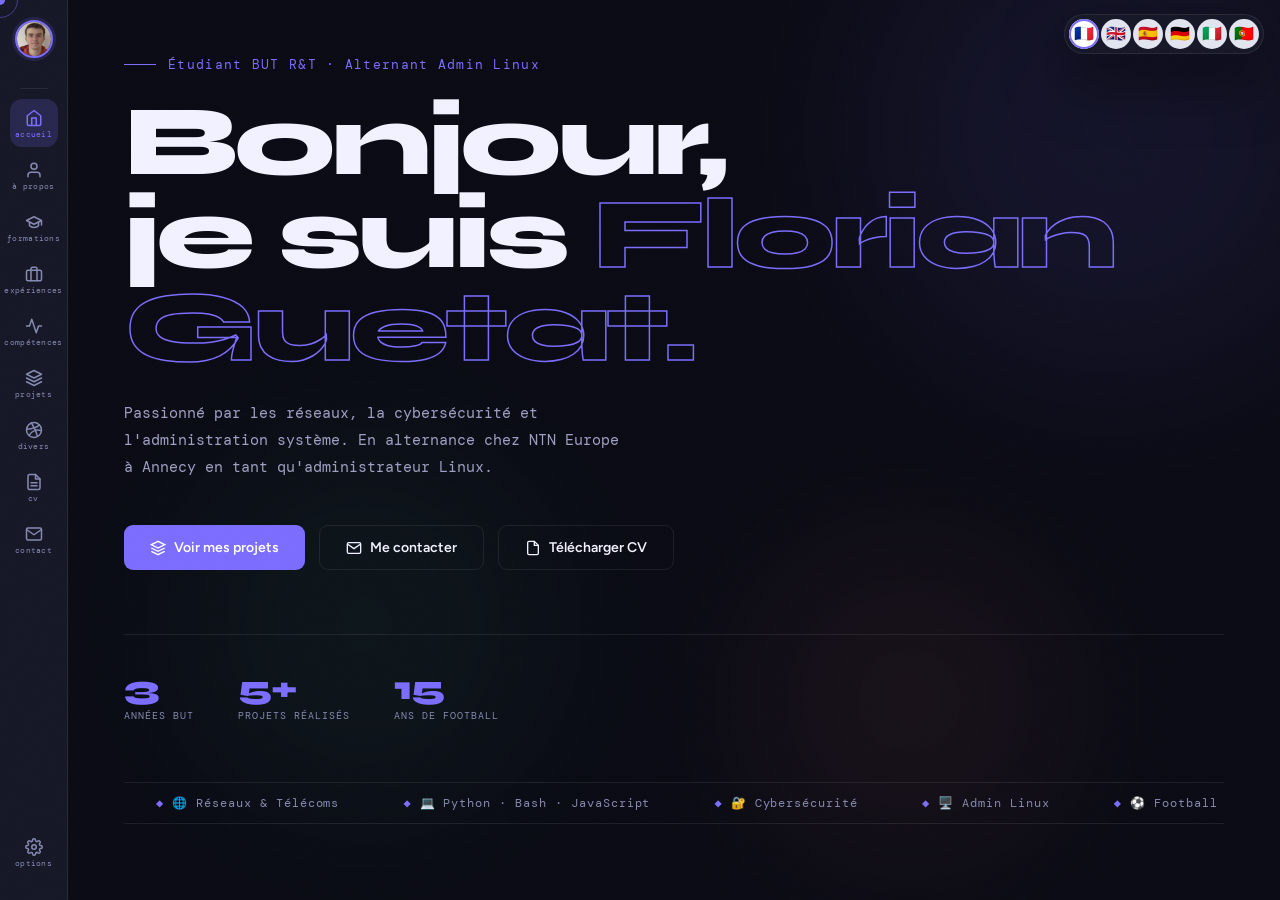
<file: index.html>
<!DOCTYPE html>
<!--
  index.html
  Page d'entrée du portfolio — redirige vers pages/accueil.html.
  Toute la personnalisation (langue + thème) se fait via le menu
  Options accessible depuis la sidebar de chaque page.
-->
<html lang="fr">
<head>
  <meta charset="UTF-8">
  <meta http-equiv="refresh" content="0; url=pages/accueil.html">
  <title>Florian GUETAT — Portfolio</title>
  <link rel="icon" type="image/svg+xml" href="assets/favicon.svg">
  <link rel="apple-touch-icon" href="assets/photo.jpg">
  <style>
    /* Fallback visuel si le refresh ne fonctionne pas */
    body {
      margin: 0;
      min-height: 100vh;
      background: #07080f;
      color: #eeeeff;
      font-family: -apple-system, BlinkMacSystemFont, "Segoe UI", sans-serif;
      display: flex;
      align-items: center;
      justify-content: center;
    }
    a {
      color: #6c63ff;
      text-decoration: none;
      padding: 12px 28px;
      border: 1px solid rgba(108,99,255,0.4);
      border-radius: 9px;
    }
    a:hover { background: rgba(108,99,255,0.12); }
  </style>
</head>
<body>
  <a href="pages/accueil.html">Entrer dans le portfolio →</a>

  <script>
    // Redirection immédiate via JS au cas où le meta refresh échoue
    window.location.replace('pages/accueil.html');
  </script>
</body>
</html>
</file>
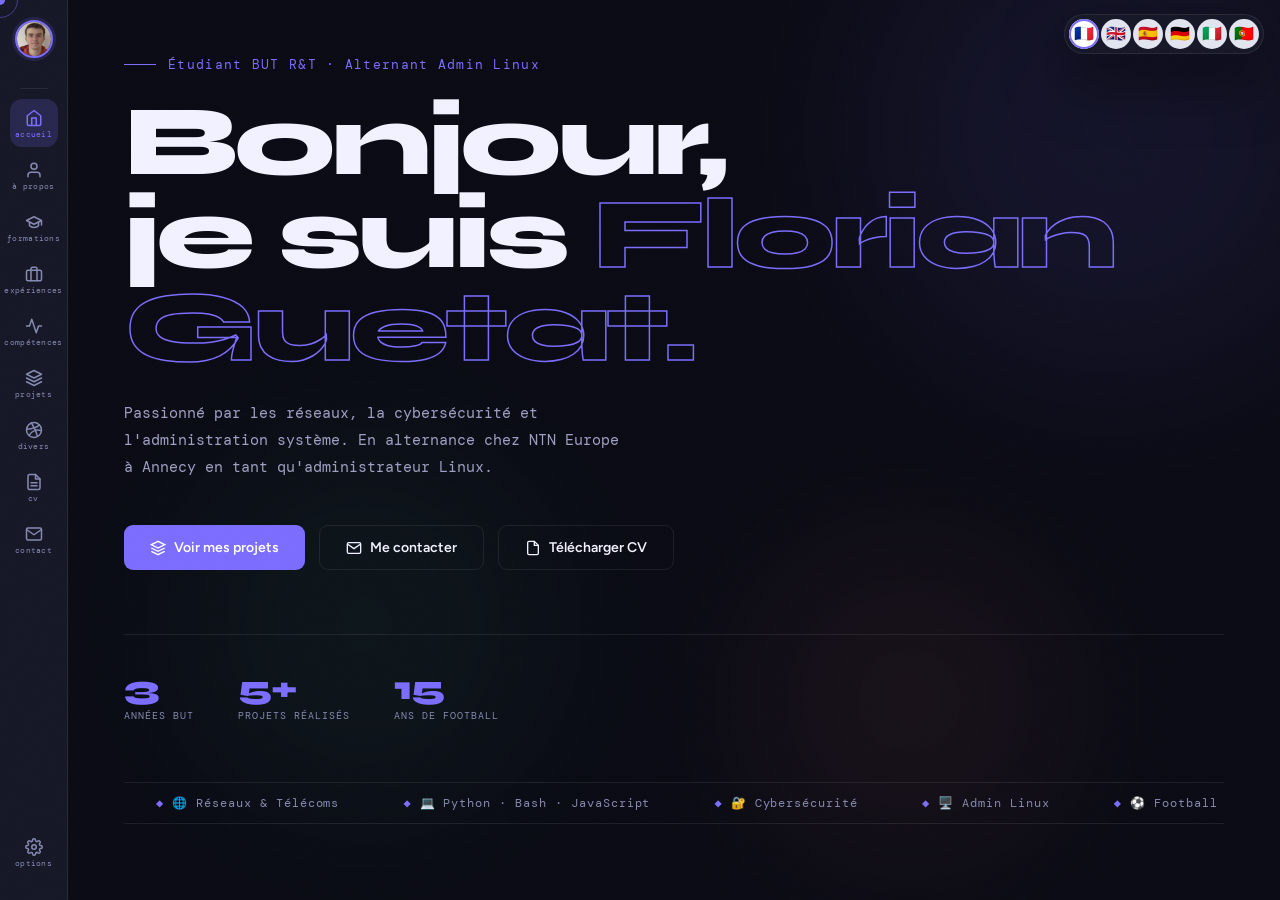
<file: pages/accueil.html>
<!DOCTYPE html>
<!--
  pages/accueil.html
  Page d'accueil du portfolio de Florian GUETAT.
  Contient : hero animé, statistiques, ticker défilant,
  boutons d'action et orbes d'ambiance.
-->
<html lang="fr">
<head>
  <meta charset="UTF-8">
  <meta name="viewport" content="width=device-width, initial-scale=1.0">
  <!-- Applique le thème + la langue AVANT le rendu CSS (évite tout flash) -->
  <script>
    (function () {
      try {
        var t = localStorage.getItem("portfolio-theme") || "dark";
        document.documentElement.setAttribute("data-theme", t);
        var l = localStorage.getItem("portfolio-lang");
        if (l) document.documentElement.setAttribute("lang", l);
      } catch (e) {}
    })();
  </script>
  <title data-key="doctitle-accueil">Accueil | Florian GUETAT</title>
  <meta name="description" content="Portfolio de Florian Guetat, étudiant en BUT Réseaux &amp; Télécommunications et alternant administrateur système Linux chez NTN Europe à Annecy. Réseaux, cybersécurité et administration système.">
  <meta name="author" content="Florian Guetat">
  <meta name="robots" content="index, follow">
  <meta name="theme-color" content="#0a0b14">
  <link rel="canonical" href="accueil.html">
  <!-- Favicon -->
  <link rel="icon" type="image/svg+xml" href="../assets/favicon.svg">
  <link rel="apple-touch-icon" href="../assets/photo.jpg">
  <!-- Open Graph / reseaux sociaux -->
  <meta property="og:type" content="website">
  <meta property="og:site_name" content="Florian Guetat - Portfolio">
  <meta property="og:title" content="Accueil | Florian GUETAT">
  <meta property="og:description" content="Portfolio de Florian Guetat, étudiant en BUT Réseaux &amp; Télécommunications et alternant administrateur système Linux chez NTN Europe à Annecy. Réseaux, cybersécurité et administration système.">
  <meta property="og:url" content="accueil.html">
  <meta property="og:image" content="../assets/photo.jpg">
  <meta property="og:locale" content="fr_FR">
  <meta name="twitter:card" content="summary_large_image">
  <meta name="twitter:title" content="Accueil | Florian GUETAT">
  <meta name="twitter:description" content="Portfolio de Florian Guetat, étudiant en BUT Réseaux &amp; Télécommunications et alternant administrateur système Linux chez NTN Europe à Annecy. Réseaux, cybersécurité et administration système.">
  <meta name="twitter:image" content="../assets/photo.jpg">
  <!-- Donnees structurees (SEO) -->
  <script type="application/ld+json">
  {
    "@context": "https://schema.org",
    "@type": "Person",
    "name": "Florian Guetat",
    "jobTitle": "Administrateur systeme Linux (alternant) / Etudiant BUT Reseaux & Telecommunications",
    "url": "accueil.html",
    "image": "../assets/photo.jpg",
    "email": "Florian.GUETAT@etu.uca.fr",
    "worksFor": { "@type": "Organization", "name": "NTN Europe" },
    "alumniOf": { "@type": "CollegeOrUniversity", "name": "IUT d'Aubiere - Universite Clermont Auvergne" },
    "knowsLanguage": ["fr", "en", "es"],
    "sameAs": ["https://www.linkedin.com/in/florian-guetat-3732372a9/"]
  }
  </script>
  <!-- Google Fonts : Syne (titres) + DM Mono (etiquettes) + Figtree (corps) -->
  <link rel="preconnect" href="https://fonts.googleapis.com">
  <link rel="preconnect" href="https://fonts.gstatic.com" crossorigin>
  <link href="https://fonts.googleapis.com/css2?family=Syne:wght@400;600;700;800&family=DM+Mono:wght@300;400&family=Figtree:wght@400;500;600;700&display=swap" rel="stylesheet">
  <!-- Feuilles de styles (ordre important) -->
  <link rel="stylesheet" href="../css/variables.css">
  <link rel="stylesheet" href="../css/base.css">
  <link rel="stylesheet" href="../css/layout.css">
  <link rel="stylesheet" href="../css/components.css">
  <link rel="stylesheet" href="../css/pages.css">
  <link rel="stylesheet" href="../css/options.css">
  <!-- URLs canoniques / partage calculees automatiquement (independant du nom du dossier) -->
  <script defer src="../js/seo.js"></script>
</head>
<body>

  <!-- ── Curseur personnalisé (animé par main.js) ── -->
  <div id="cursor"></div>
  <div id="cursor-trail"></div>

  <!-- ── Barre de progression de traduction ── -->
  <div id="translate-bar"><div id="translate-progress"></div></div>

  <!-- ════════════════════════════════════════════
       SIDEBAR — Navigation verticale commune
       ════════════════════════════════════════════ -->
  <nav id="sidebar">
    <div class="sidebar-logo"><img src="../assets/photo.jpg" alt="Florian GUETAT"></div>
    <div class="sidebar-sep"></div>

    <!-- Bouton actif = page courante -->
    <button class="nav-btn active" data-page="accueil" onclick="goTo('accueil.html')" title="Accueil">
      <svg aria-hidden="true" focusable="false" xmlns="http://www.w3.org/2000/svg" viewBox="0 0 24 24" fill="none" stroke="currentColor" stroke-width="2" stroke-linecap="round" stroke-linejoin="round"><path d="M3 9l9-7 9 7v11a2 2 0 0 1-2 2H5a2 2 0 0 1-2-2z"/><polyline points="9 22 9 12 15 12 15 22"/></svg>
      <span class="nav-label" data-key="nav-accueil">accueil</span>
      <span class="tooltip" data-key="nav-accueil">Accueil</span>
    </button>

    <button class="nav-btn" data-page="apropos" onclick="goTo('apropos.html')" title="À propos">
      <svg aria-hidden="true" focusable="false" xmlns="http://www.w3.org/2000/svg" viewBox="0 0 24 24" fill="none" stroke="currentColor" stroke-width="2" stroke-linecap="round" stroke-linejoin="round"><path d="M20 21v-2a4 4 0 0 0-4-4H8a4 4 0 0 0-4 4v2"/><circle cx="12" cy="7" r="4"/></svg>
      <span class="nav-label" data-key="nav-apropos">à propos</span>
      <span class="tooltip" data-key="nav-apropos">À propos</span>
    </button>

    <button class="nav-btn" data-page="formation" onclick="goTo('formation.html')" title="Formation">
      <svg aria-hidden="true" focusable="false" xmlns="http://www.w3.org/2000/svg" viewBox="0 0 24 24" fill="none" stroke="currentColor" stroke-width="2" stroke-linecap="round" stroke-linejoin="round"><path d="M22 10v6M2 10l10-5 10 5-10 5z"/><path d="M6 12v5c3 3 9 3 12 0v-5"/></svg>
      <span class="nav-label" data-key="nav-formation">formation</span>
      <span class="tooltip" data-key="nav-formation">Formation</span>
    </button>

    <button class="nav-btn" data-page="experiences" onclick="goTo('experiences.html')" title="Expériences">
      <svg aria-hidden="true" focusable="false" xmlns="http://www.w3.org/2000/svg" viewBox="0 0 24 24" fill="none" stroke="currentColor" stroke-width="2" stroke-linecap="round" stroke-linejoin="round"><rect x="2" y="7" width="20" height="14" rx="2"/><path d="M16 21V5a2 2 0 0 0-2-2h-4a2 2 0 0 0-2 2v16"/></svg>
      <span class="nav-label" data-key="nav-exp">expériences</span>
      <span class="tooltip" data-key="nav-exp">Expériences</span>
    </button>

    <button class="nav-btn" data-page="competences" onclick="goTo('competences.html')" title="Compétences">
      <svg aria-hidden="true" focusable="false" xmlns="http://www.w3.org/2000/svg" viewBox="0 0 24 24" fill="none" stroke="currentColor" stroke-width="2" stroke-linecap="round" stroke-linejoin="round"><polyline points="22 12 18 12 15 21 9 3 6 12 2 12"/></svg>
      <span class="nav-label" data-key="nav-comp">compétences</span>
      <span class="tooltip" data-key="nav-comp">Compétences</span>
    </button>

    <button class="nav-btn" data-page="projets" onclick="goTo('projets.html')" title="Projets">
      <svg aria-hidden="true" focusable="false" xmlns="http://www.w3.org/2000/svg" viewBox="0 0 24 24" fill="none" stroke="currentColor" stroke-width="2" stroke-linecap="round" stroke-linejoin="round"><polygon points="12 2 2 7 12 12 22 7 12 2"/><polyline points="2 17 12 22 22 17"/><polyline points="2 12 12 17 22 12"/></svg>
      <span class="nav-label" data-key="nav-projets">projets</span>
      <span class="tooltip" data-key="nav-projets">Projets</span>
    </button>

    <button class="nav-btn" data-page="divers" onclick="goTo('divers.html')" title="Divers">
      <svg aria-hidden="true" focusable="false" xmlns="http://www.w3.org/2000/svg" viewBox="0 0 24 24" fill="none" stroke="currentColor" stroke-width="2" stroke-linecap="round" stroke-linejoin="round"><circle cx="12" cy="12" r="10"/><path d="M8.56 2.75c4.37 6.03 6.02 9.42 8.03 17.72m2.54-15.38c-3.72 4.35-8.94 5.66-16.88 5.85m19.5 1.9c-3.5-.93-6.63-.82-8.94 0-2.58.92-5.01 2.86-7.44 6.32"/></svg>
      <span class="nav-label" data-key="nav-divers">divers</span>
      <span class="tooltip" data-key="nav-divers">Divers</span>
    </button>

    <button class="nav-btn" data-page="cv" onclick="goTo('cv.html')" title="CV">
      <svg aria-hidden="true" focusable="false" xmlns="http://www.w3.org/2000/svg" viewBox="0 0 24 24" fill="none" stroke="currentColor" stroke-width="2" stroke-linecap="round" stroke-linejoin="round"><path d="M14 2H6a2 2 0 0 0-2 2v16a2 2 0 0 0 2 2h12a2 2 0 0 0 2-2V8z"/><polyline points="14 2 14 8 20 8"/><line x1="16" y1="13" x2="8" y2="13"/><line x1="16" y1="17" x2="8" y2="17"/></svg>
      <span class="nav-label">cv</span>
      <span class="tooltip">CV</span>
    </button>

    <button class="nav-btn" data-page="contact" onclick="goTo('contact.html')" title="Contact">
      <svg aria-hidden="true" focusable="false" xmlns="http://www.w3.org/2000/svg" viewBox="0 0 24 24" fill="none" stroke="currentColor" stroke-width="2" stroke-linecap="round" stroke-linejoin="round"><path d="M4 4h16c1.1 0 2 .9 2 2v12c0 1.1-.9 2-2 2H4c-1.1 0-2-.9-2-2V6c0-1.1.9-2 2-2z"/><polyline points="22,6 12,13 2,6"/></svg>
      <span class="nav-label" data-key="nav-contact">contact</span>
      <span class="tooltip" data-key="nav-contact">Contact</span>
    </button>
  </nav>

  <!-- ════════════════════════════════════════════
       CONTENU PRINCIPAL
       ════════════════════════════════════════════ -->
  <main id="main">
    <section id="page-accueil" class="page active">

      <!-- Orbes d'ambiance lumineuse (purement décoratifs) -->
      <div class="hero-orb orb1"></div>
      <div class="hero-orb orb2"></div>
      <div class="hero-orb orb3"></div>

      <!-- Contenu hero -->
      <div style="position:relative; z-index:1;">

        <!-- Sous-titre au-dessus du nom -->
        <div class="hero-eyebrow" data-key="hero-eyebrow">
          Étudiant BUT R&amp;T · Alternant Admin Linux
        </div>

        <!-- Nom principal avec effet "outline" -->
        <h1 class="hero-name">
          <span data-key="hero-hello">Bonjour,</span><br>
          <span data-key="hero-iam">je suis</span>
          <span class="outline-text">Florian</span><br>
          <span class="outline-text">Guetat.</span>
        </h1>

        <!-- Description courte -->
        <p class="hero-sub" data-key="hero-sub">
          Passionné par les réseaux, la cybersécurité et l'administration système.
          En alternance chez NTN Europe à Annecy en tant qu'administrateur Linux.
        </p>

        <!-- Boutons d'action -->
        <div class="hero-actions">
          <button class="btn btn-primary" onclick="goTo('projets.html')">
            <svg aria-hidden="true" focusable="false" width="16" height="16" viewBox="0 0 24 24" fill="none" stroke="currentColor" stroke-width="2"><polygon points="12 2 2 7 12 12 22 7 12 2"/><polyline points="2 17 12 22 22 17"/><polyline points="2 12 12 17 22 12"/></svg>
            <span data-key="btn-projets">Voir mes projets</span>
          </button>
          <button class="btn btn-ghost" onclick="goTo('contact.html')">
            <svg aria-hidden="true" focusable="false" width="16" height="16" viewBox="0 0 24 24" fill="none" stroke="currentColor" stroke-width="2"><path d="M4 4h16c1.1 0 2 .9 2 2v12c0 1.1-.9 2-2 2H4c-1.1 0-2-.9-2-2V6c0-1.1.9-2 2-2z"/><polyline points="22,6 12,13 2,6"/></svg>
            <span data-key="btn-contact">Me contacter</span>
          </button>
          <a class="btn btn-ghost"
             href="../assets/cv/CV-Florian-GUETAT.pdf"
             target="_blank" rel="noopener">
            <svg aria-hidden="true" focusable="false" width="16" height="16" viewBox="0 0 24 24" fill="none" stroke="currentColor" stroke-width="2"><path d="M14 2H6a2 2 0 0 0-2 2v16a2 2 0 0 0 2 2h12a2 2 0 0 0 2-2V8z"/><polyline points="14 2 14 8 20 8"/></svg>
            <span data-key="btn-cv">Télécharger CV</span>
          </a>
        </div>

        <!-- Chiffres clés -->
        <div class="hero-stats">
          <div class="stat-item">
            <div class="stat-num">3</div>
            <div class="stat-lbl" data-key="stat1">Années BUT</div>
          </div>
          <div class="stat-item">
            <div class="stat-num">5+</div>
            <div class="stat-lbl" data-key="stat2">Projets réalisés</div>
          </div>
          <div class="stat-item">
            <div class="stat-num">15</div>
            <div class="stat-lbl" data-key="stat4">Ans de football</div>
          </div>
        </div>

        <!-- Ticker défilant — contenu injecté par main.js -->
        <div class="ticker-wrap">
          <div class="ticker-track" id="ticker-track"></div>
        </div>

      </div><!-- /position:relative -->
    </section>
  </main>

  <!-- Scripts JavaScript (ordre important) -->
  <script src="../js/navigation.js"></script><!-- goTo() -->
  <script src="../js/skills.js"></script>      <!-- animateSkills() -->
  <script src="../js/main.js"></script>        <!-- curseur + ticker -->
  <script src="../js/options.js"></script>
  <script src="../js/lang.js"></script>        <!-- setLang() -->
  <script src="../js/contact.js"></script>     <!-- sendForm() -->
</body>
</html>
</file>
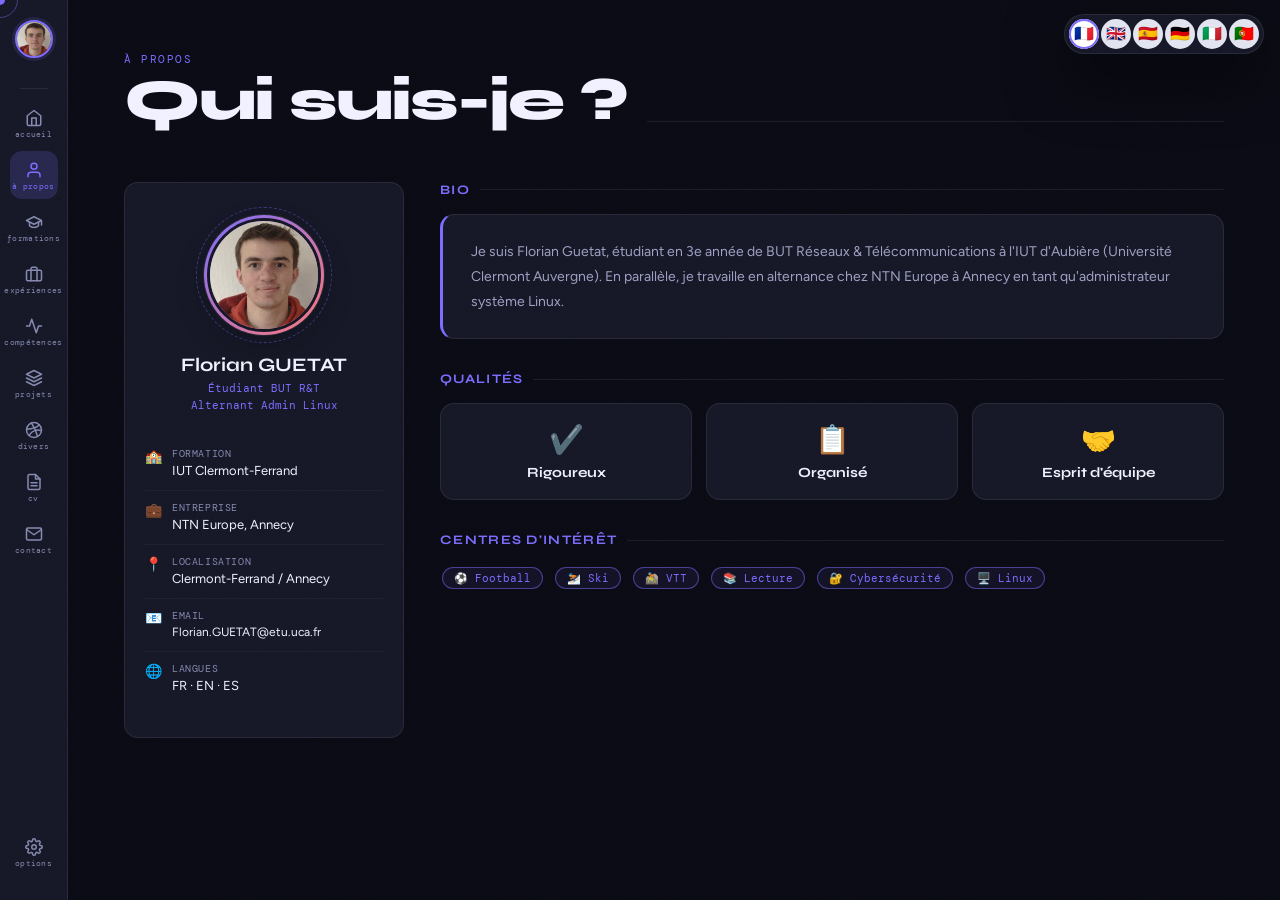
<file: pages/apropos.html>
<!DOCTYPE html>
<!-- pages/apropos.html — Portfolio Florian GUETAT -->
<html lang="fr">
<head>
  <meta charset="UTF-8">
  <meta name="viewport" content="width=device-width, initial-scale=1.0">
  <!-- Applique le thème + la langue AVANT le rendu CSS (évite tout flash) -->
  <script>
    (function () {
      try {
        var t = localStorage.getItem("portfolio-theme") || "dark";
        document.documentElement.setAttribute("data-theme", t);
        var l = localStorage.getItem("portfolio-lang");
        if (l) document.documentElement.setAttribute("lang", l);
      } catch (e) {}
    })();
  </script>
  <title data-key="doctitle-apropos">À propos | Florian GUETAT</title>
  <meta name="description" content="Qui est Florian Guetat : étudiant BUT R&amp;T à l'IUT d'Aubière et alternant administrateur Linux chez NTN Europe. Parcours, qualités et centres d'intérêt.">
  <meta name="author" content="Florian Guetat">
  <meta name="robots" content="index, follow">
  <meta name="theme-color" content="#0a0b14">
  <link rel="canonical" href="apropos.html">
  <!-- Favicon -->
  <link rel="icon" type="image/svg+xml" href="../assets/favicon.svg">
  <link rel="apple-touch-icon" href="../assets/photo.jpg">
  <!-- Open Graph / reseaux sociaux -->
  <meta property="og:type" content="website">
  <meta property="og:site_name" content="Florian Guetat - Portfolio">
  <meta property="og:title" content="À propos | Florian GUETAT">
  <meta property="og:description" content="Qui est Florian Guetat : étudiant BUT R&amp;T à l'IUT d'Aubière et alternant administrateur Linux chez NTN Europe. Parcours, qualités et centres d'intérêt.">
  <meta property="og:url" content="apropos.html">
  <meta property="og:image" content="../assets/photo.jpg">
  <meta property="og:locale" content="fr_FR">
  <meta name="twitter:card" content="summary_large_image">
  <meta name="twitter:title" content="À propos | Florian GUETAT">
  <meta name="twitter:description" content="Qui est Florian Guetat : étudiant BUT R&amp;T à l'IUT d'Aubière et alternant administrateur Linux chez NTN Europe. Parcours, qualités et centres d'intérêt.">
  <meta name="twitter:image" content="../assets/photo.jpg">
  <!-- Google Fonts : Syne (titres) + DM Mono (etiquettes) + Figtree (corps) -->
  <link rel="preconnect" href="https://fonts.googleapis.com">
  <link rel="preconnect" href="https://fonts.gstatic.com" crossorigin>
  <link href="https://fonts.googleapis.com/css2?family=Syne:wght@400;600;700;800&family=DM+Mono:wght@300;400&family=Figtree:wght@400;500;600;700&display=swap" rel="stylesheet">
  <!-- Feuilles de styles (ordre important) -->
  <link rel="stylesheet" href="../css/variables.css">
  <link rel="stylesheet" href="../css/base.css">
  <link rel="stylesheet" href="../css/layout.css">
  <link rel="stylesheet" href="../css/components.css">
  <link rel="stylesheet" href="../css/pages.css">
  <link rel="stylesheet" href="../css/options.css">
  <!-- URLs canoniques / partage calculees automatiquement (independant du nom du dossier) -->
  <script defer src="../js/seo.js"></script>
</head>
<body>
  <div id="cursor"></div>
  <div id="cursor-trail"></div>
  <div id="translate-bar"><div id="translate-progress"></div></div>

  <nav id="sidebar">
    <div class="sidebar-logo"><img src="../assets/photo.jpg" alt="Florian GUETAT"></div>
    <div class="sidebar-sep"></div>
    <button class="nav-btn" data-page="accueil" onclick="goTo('accueil.html')" title="Accueil">
      <svg aria-hidden="true" focusable="false" xmlns="http://www.w3.org/2000/svg" viewBox="0 0 24 24" fill="none" stroke="currentColor" stroke-width="2" stroke-linecap="round" stroke-linejoin="round"><path d="M3 9l9-7 9 7v11a2 2 0 0 1-2 2H5a2 2 0 0 1-2-2z"/><polyline points="9 22 9 12 15 12 15 22"/></svg>
      <span class="nav-label" data-key="nav-accueil">accueil</span>
      <span class="tooltip" data-key="nav-accueil">Accueil</span>
    </button>
    <button class="nav-btn active" data-page="apropos" onclick="goTo('apropos.html')" title="À propos">
      <svg aria-hidden="true" focusable="false" xmlns="http://www.w3.org/2000/svg" viewBox="0 0 24 24" fill="none" stroke="currentColor" stroke-width="2" stroke-linecap="round" stroke-linejoin="round"><path d="M20 21v-2a4 4 0 0 0-4-4H8a4 4 0 0 0-4 4v2"/><circle cx="12" cy="7" r="4"/></svg>
      <span class="nav-label" data-key="nav-apropos">à propos</span>
      <span class="tooltip" data-key="nav-apropos">À propos</span>
    </button>
    <button class="nav-btn" data-page="formation" onclick="goTo('formation.html')" title="Formation">
      <svg aria-hidden="true" focusable="false" xmlns="http://www.w3.org/2000/svg" viewBox="0 0 24 24" fill="none" stroke="currentColor" stroke-width="2" stroke-linecap="round" stroke-linejoin="round"><path d="M22 10v6M2 10l10-5 10 5-10 5z"/><path d="M6 12v5c3 3 9 3 12 0v-5"/></svg>
      <span class="nav-label" data-key="nav-formation">formation</span>
      <span class="tooltip" data-key="nav-formation">Formation</span>
    </button>
    <button class="nav-btn" data-page="experiences" onclick="goTo('experiences.html')" title="Expériences">
      <svg aria-hidden="true" focusable="false" xmlns="http://www.w3.org/2000/svg" viewBox="0 0 24 24" fill="none" stroke="currentColor" stroke-width="2" stroke-linecap="round" stroke-linejoin="round"><rect x="2" y="7" width="20" height="14" rx="2"/><path d="M16 21V5a2 2 0 0 0-2-2h-4a2 2 0 0 0-2 2v16"/></svg>
      <span class="nav-label" data-key="nav-exp">expériences</span>
      <span class="tooltip" data-key="nav-exp">Expériences</span>
    </button>
    <button class="nav-btn" data-page="competences" onclick="goTo('competences.html')" title="Compétences">
      <svg aria-hidden="true" focusable="false" xmlns="http://www.w3.org/2000/svg" viewBox="0 0 24 24" fill="none" stroke="currentColor" stroke-width="2" stroke-linecap="round" stroke-linejoin="round"><polyline points="22 12 18 12 15 21 9 3 6 12 2 12"/></svg>
      <span class="nav-label" data-key="nav-comp">compétences</span>
      <span class="tooltip" data-key="nav-comp">Compétences</span>
    </button>
    <button class="nav-btn" data-page="projets" onclick="goTo('projets.html')" title="Projets">
      <svg aria-hidden="true" focusable="false" xmlns="http://www.w3.org/2000/svg" viewBox="0 0 24 24" fill="none" stroke="currentColor" stroke-width="2" stroke-linecap="round" stroke-linejoin="round"><polygon points="12 2 2 7 12 12 22 7 12 2"/><polyline points="2 17 12 22 22 17"/><polyline points="2 12 12 17 22 12"/></svg>
      <span class="nav-label" data-key="nav-projets">projets</span>
      <span class="tooltip" data-key="nav-projets">Projets</span>
    </button>
    <button class="nav-btn" data-page="divers" onclick="goTo('divers.html')" title="Divers">
      <svg aria-hidden="true" focusable="false" xmlns="http://www.w3.org/2000/svg" viewBox="0 0 24 24" fill="none" stroke="currentColor" stroke-width="2" stroke-linecap="round" stroke-linejoin="round"><circle cx="12" cy="12" r="10"/><path d="M8.56 2.75c4.37 6.03 6.02 9.42 8.03 17.72m2.54-15.38c-3.72 4.35-8.94 5.66-16.88 5.85m19.5 1.9c-3.5-.93-6.63-.82-8.94 0-2.58.92-5.01 2.86-7.44 6.32"/></svg>
      <span class="nav-label" data-key="nav-divers">divers</span>
      <span class="tooltip" data-key="nav-divers">Divers</span>
    </button>
    <button class="nav-btn" data-page="cv" onclick="goTo('cv.html')" title="CV">
      <svg aria-hidden="true" focusable="false" xmlns="http://www.w3.org/2000/svg" viewBox="0 0 24 24" fill="none" stroke="currentColor" stroke-width="2" stroke-linecap="round" stroke-linejoin="round"><path d="M14 2H6a2 2 0 0 0-2 2v16a2 2 0 0 0 2 2h12a2 2 0 0 0 2-2V8z"/><polyline points="14 2 14 8 20 8"/><line x1="16" y1="13" x2="8" y2="13"/><line x1="16" y1="17" x2="8" y2="17"/></svg>
      <span class="nav-label">cv</span>
      <span class="tooltip">CV</span>
    </button>
    <button class="nav-btn" data-page="contact" onclick="goTo('contact.html')" title="Contact">
      <svg aria-hidden="true" focusable="false" xmlns="http://www.w3.org/2000/svg" viewBox="0 0 24 24" fill="none" stroke="currentColor" stroke-width="2" stroke-linecap="round" stroke-linejoin="round"><path d="M4 4h16c1.1 0 2 .9 2 2v12c0 1.1-.9 2-2 2H4c-1.1 0-2-.9-2-2V6c0-1.1.9-2 2-2z"/><polyline points="22,6 12,13 2,6"/></svg>
      <span class="nav-label" data-key="nav-contact">contact</span>
      <span class="tooltip" data-key="nav-contact">Contact</span>
    </button>
  </nav>

  <main id="main">
    <section id="page-apropos" class="page active">
      <!-- En-tête de page -->
      <div class="ph">
        <div class="ph-left">
          <div class="ph-eyebrow" data-key="ph-about-ey">À propos</div>
          <h1 class="ph-title" data-key="ph-about-t">Qui suis-je ?</h1>
        </div>
        <div class="ph-line"></div>
      </div>
      <!-- Contenu -->

      <div class="about-layout">
        <!-- Carte avatar sticky -->
        <div class="avatar-card">
          <div class="avatar-ring"><img src="../assets/photo.jpg" alt="Florian GUETAT"></div>
          <div class="avatar-name">Florian GUETAT</div>
          <div class="avatar-role" data-key="about-role">Étudiant BUT R&amp;T<br>Alternant Admin Linux</div>
          <div class="info-list">
            <div class="info-row"><span class="info-icon">🏫</span><div><div class="info-key" data-key="info-school">Formation</div><div class="info-val" data-key="info-school-v">IUT Clermont-Ferrand</div></div></div>
            <div class="info-row"><span class="info-icon">💼</span><div><div class="info-key" data-key="info-company">Entreprise</div><div class="info-val">NTN Europe, Annecy</div></div></div>
            <div class="info-row"><span class="info-icon">📍</span><div><div class="info-key" data-key="info-loc">Localisation</div><div class="info-val" data-key="info-loc-v">Clermont-Ferrand / Annecy</div></div></div>
            <div class="info-row"><span class="info-icon">📧</span><div><div class="info-key">Email</div><div class="info-val" style="font-size:12px;">Florian.GUETAT@etu.uca.fr</div></div></div>
            <div class="info-row"><span class="info-icon">🌐</span><div><div class="info-key" data-key="info-lang">Langues</div><div class="info-val">FR · EN · ES </div></div></div>
          </div>
        </div>
        <!-- Colonne droite -->
        <div>
          <div class="section-block" style="margin-bottom:32px;">
            <h2 class="section-title" data-key="sect-bio">Bio</h2>
            <div class="bio-text" data-key="bio-text">Je suis Florian Guetat, étudiant en 3e année de BUT Réseaux &amp; Télécommunications à l'IUT d'Aubière (Université Clermont Auvergne). En parallèle, je travaille en alternance chez NTN Europe à Annecy en tant qu'administrateur système Linux.</div>
          </div>
          <div class="section-block" style="margin-bottom:32px;">
            <h2 class="section-title" data-key="sect-qual">Qualités</h2>
            <div class="qualities-grid">
              <div class="quality-card"><div class="quality-icon">✔️</div><div class="quality-name" data-key="q1">Rigoureux</div></div>
              <div class="quality-card"><div class="quality-icon">📋</div><div class="quality-name" data-key="q2">Organisé</div></div>
              <div class="quality-card"><div class="quality-icon">🤝</div><div class="quality-name" data-key="q3">Esprit d'équipe</div></div>
            </div>
          </div>
          <div class="section-block">
            <h2 class="section-title" data-key="sect-interests">Centres d'intérêt</h2>
            <div style="display:flex;flex-wrap:wrap;gap:8px;">
              <span class="tag tag-accent">⚽ <span data-key="t-i-foot">Football</span></span>
              <span class="tag tag-accent">⛷️ <span data-key="t-i-ski">Ski</span></span>
              <span class="tag tag-accent">🚵 <span data-key="t-i-vtt">VTT</span></span>
              <span class="tag tag-accent">📚 <span data-key="t-i-lecture">Lecture</span></span>
              <span class="tag tag-accent">🔐 <span data-key="t-i-cyber">Cybersécurité</span></span>
              <span class="tag tag-accent">🖥️ Linux</span>
            </div>
          </div>
        </div>
      </div>
    </section>
  </main>

  <script src="../js/navigation.js"></script>
  <script src="../js/skills.js"></script>
  <script src="../js/main.js"></script>
  <script src="../js/options.js"></script>
  <script src="../js/lang.js"></script>
  <script src="../js/contact.js"></script>
</body>
</html>
</file>
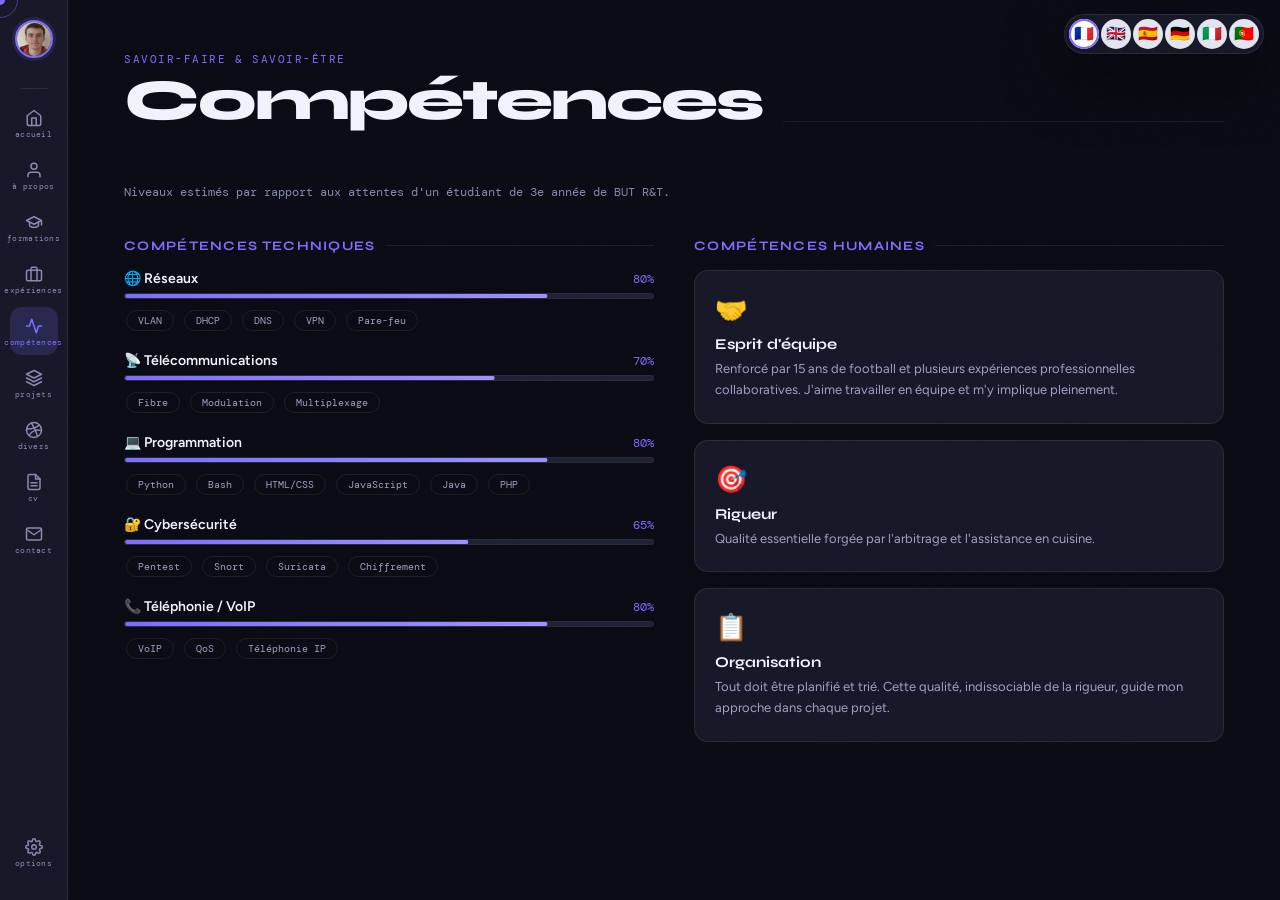
<file: pages/competences.html>
<!DOCTYPE html>
<!-- pages/competences.html — Portfolio Florian GUETAT -->
<html lang="fr">
<head>
  <meta charset="UTF-8">
  <meta name="viewport" content="width=device-width, initial-scale=1.0">
  <!-- Applique le thème + la langue AVANT le rendu CSS (évite tout flash) -->
  <script>
    (function () {
      try {
        var t = localStorage.getItem("portfolio-theme") || "dark";
        document.documentElement.setAttribute("data-theme", t);
        var l = localStorage.getItem("portfolio-lang");
        if (l) document.documentElement.setAttribute("lang", l);
      } catch (e) {}
    })();
  </script>
  <title data-key="doctitle-comp">Compétences | Florian GUETAT</title>
  <meta name="description" content="Compétences de Florian Guetat : réseaux, télécommunications, cybersécurité, téléphonie / VoIP et programmation (Python, Bash, PHP, JavaScript).">
  <meta name="author" content="Florian Guetat">
  <meta name="robots" content="index, follow">
  <meta name="theme-color" content="#0a0b14">
  <link rel="canonical" href="competences.html">
  <!-- Favicon -->
  <link rel="icon" type="image/svg+xml" href="../assets/favicon.svg">
  <link rel="apple-touch-icon" href="../assets/photo.jpg">
  <!-- Open Graph / reseaux sociaux -->
  <meta property="og:type" content="website">
  <meta property="og:site_name" content="Florian Guetat - Portfolio">
  <meta property="og:title" content="Compétences | Florian GUETAT">
  <meta property="og:description" content="Compétences de Florian Guetat : réseaux, télécommunications, cybersécurité, téléphonie / VoIP et programmation (Python, Bash, PHP, JavaScript).">
  <meta property="og:url" content="competences.html">
  <meta property="og:image" content="../assets/photo.jpg">
  <meta property="og:locale" content="fr_FR">
  <meta name="twitter:card" content="summary_large_image">
  <meta name="twitter:title" content="Compétences | Florian GUETAT">
  <meta name="twitter:description" content="Compétences de Florian Guetat : réseaux, télécommunications, cybersécurité, téléphonie / VoIP et programmation (Python, Bash, PHP, JavaScript).">
  <meta name="twitter:image" content="../assets/photo.jpg">
  <!-- Google Fonts : Syne (titres) + DM Mono (etiquettes) + Figtree (corps) -->
  <link rel="preconnect" href="https://fonts.googleapis.com">
  <link rel="preconnect" href="https://fonts.gstatic.com" crossorigin>
  <link href="https://fonts.googleapis.com/css2?family=Syne:wght@400;600;700;800&family=DM+Mono:wght@300;400&family=Figtree:wght@400;500;600;700&display=swap" rel="stylesheet">
  <!-- Feuilles de styles (ordre important) -->
  <link rel="stylesheet" href="../css/variables.css">
  <link rel="stylesheet" href="../css/base.css">
  <link rel="stylesheet" href="../css/layout.css">
  <link rel="stylesheet" href="../css/components.css">
  <link rel="stylesheet" href="../css/pages.css">
  <link rel="stylesheet" href="../css/options.css">
  <!-- URLs canoniques / partage calculees automatiquement (independant du nom du dossier) -->
  <script defer src="../js/seo.js"></script>
</head>
<body>
  <div id="cursor"></div>
  <div id="cursor-trail"></div>
  <div id="translate-bar"><div id="translate-progress"></div></div>

  <nav id="sidebar">
    <div class="sidebar-logo"><img src="../assets/photo.jpg" alt="Florian GUETAT"></div>
    <div class="sidebar-sep"></div>
    <button class="nav-btn" data-page="accueil" onclick="goTo('accueil.html')" title="Accueil">
      <svg aria-hidden="true" focusable="false" xmlns="http://www.w3.org/2000/svg" viewBox="0 0 24 24" fill="none" stroke="currentColor" stroke-width="2" stroke-linecap="round" stroke-linejoin="round"><path d="M3 9l9-7 9 7v11a2 2 0 0 1-2 2H5a2 2 0 0 1-2-2z"/><polyline points="9 22 9 12 15 12 15 22"/></svg>
      <span class="nav-label" data-key="nav-accueil">accueil</span>
      <span class="tooltip" data-key="nav-accueil">Accueil</span>
    </button>
    <button class="nav-btn" data-page="apropos" onclick="goTo('apropos.html')" title="À propos">
      <svg aria-hidden="true" focusable="false" xmlns="http://www.w3.org/2000/svg" viewBox="0 0 24 24" fill="none" stroke="currentColor" stroke-width="2" stroke-linecap="round" stroke-linejoin="round"><path d="M20 21v-2a4 4 0 0 0-4-4H8a4 4 0 0 0-4 4v2"/><circle cx="12" cy="7" r="4"/></svg>
      <span class="nav-label" data-key="nav-apropos">à propos</span>
      <span class="tooltip" data-key="nav-apropos">À propos</span>
    </button>
    <button class="nav-btn" data-page="formation" onclick="goTo('formation.html')" title="Formation">
      <svg aria-hidden="true" focusable="false" xmlns="http://www.w3.org/2000/svg" viewBox="0 0 24 24" fill="none" stroke="currentColor" stroke-width="2" stroke-linecap="round" stroke-linejoin="round"><path d="M22 10v6M2 10l10-5 10 5-10 5z"/><path d="M6 12v5c3 3 9 3 12 0v-5"/></svg>
      <span class="nav-label" data-key="nav-formation">formation</span>
      <span class="tooltip" data-key="nav-formation">Formation</span>
    </button>
    <button class="nav-btn" data-page="experiences" onclick="goTo('experiences.html')" title="Expériences">
      <svg aria-hidden="true" focusable="false" xmlns="http://www.w3.org/2000/svg" viewBox="0 0 24 24" fill="none" stroke="currentColor" stroke-width="2" stroke-linecap="round" stroke-linejoin="round"><rect x="2" y="7" width="20" height="14" rx="2"/><path d="M16 21V5a2 2 0 0 0-2-2h-4a2 2 0 0 0-2 2v16"/></svg>
      <span class="nav-label" data-key="nav-exp">expériences</span>
      <span class="tooltip" data-key="nav-exp">Expériences</span>
    </button>
    <button class="nav-btn active" data-page="competences" onclick="goTo('competences.html')" title="Compétences">
      <svg aria-hidden="true" focusable="false" xmlns="http://www.w3.org/2000/svg" viewBox="0 0 24 24" fill="none" stroke="currentColor" stroke-width="2" stroke-linecap="round" stroke-linejoin="round"><polyline points="22 12 18 12 15 21 9 3 6 12 2 12"/></svg>
      <span class="nav-label" data-key="nav-comp">compétences</span>
      <span class="tooltip" data-key="nav-comp">Compétences</span>
    </button>
    <button class="nav-btn" data-page="projets" onclick="goTo('projets.html')" title="Projets">
      <svg aria-hidden="true" focusable="false" xmlns="http://www.w3.org/2000/svg" viewBox="0 0 24 24" fill="none" stroke="currentColor" stroke-width="2" stroke-linecap="round" stroke-linejoin="round"><polygon points="12 2 2 7 12 12 22 7 12 2"/><polyline points="2 17 12 22 22 17"/><polyline points="2 12 12 17 22 12"/></svg>
      <span class="nav-label" data-key="nav-projets">projets</span>
      <span class="tooltip" data-key="nav-projets">Projets</span>
    </button>
    <button class="nav-btn" data-page="divers" onclick="goTo('divers.html')" title="Divers">
      <svg aria-hidden="true" focusable="false" xmlns="http://www.w3.org/2000/svg" viewBox="0 0 24 24" fill="none" stroke="currentColor" stroke-width="2" stroke-linecap="round" stroke-linejoin="round"><circle cx="12" cy="12" r="10"/><path d="M8.56 2.75c4.37 6.03 6.02 9.42 8.03 17.72m2.54-15.38c-3.72 4.35-8.94 5.66-16.88 5.85m19.5 1.9c-3.5-.93-6.63-.82-8.94 0-2.58.92-5.01 2.86-7.44 6.32"/></svg>
      <span class="nav-label" data-key="nav-divers">divers</span>
      <span class="tooltip" data-key="nav-divers">Divers</span>
    </button>
    <button class="nav-btn" data-page="cv" onclick="goTo('cv.html')" title="CV">
      <svg aria-hidden="true" focusable="false" xmlns="http://www.w3.org/2000/svg" viewBox="0 0 24 24" fill="none" stroke="currentColor" stroke-width="2" stroke-linecap="round" stroke-linejoin="round"><path d="M14 2H6a2 2 0 0 0-2 2v16a2 2 0 0 0 2 2h12a2 2 0 0 0 2-2V8z"/><polyline points="14 2 14 8 20 8"/><line x1="16" y1="13" x2="8" y2="13"/><line x1="16" y1="17" x2="8" y2="17"/></svg>
      <span class="nav-label">cv</span>
      <span class="tooltip">CV</span>
    </button>
    <button class="nav-btn" data-page="contact" onclick="goTo('contact.html')" title="Contact">
      <svg aria-hidden="true" focusable="false" xmlns="http://www.w3.org/2000/svg" viewBox="0 0 24 24" fill="none" stroke="currentColor" stroke-width="2" stroke-linecap="round" stroke-linejoin="round"><path d="M4 4h16c1.1 0 2 .9 2 2v12c0 1.1-.9 2-2 2H4c-1.1 0-2-.9-2-2V6c0-1.1.9-2 2-2z"/><polyline points="22,6 12,13 2,6"/></svg>
      <span class="nav-label" data-key="nav-contact">contact</span>
      <span class="tooltip" data-key="nav-contact">Contact</span>
    </button>
  </nav>

  <main id="main">
    <section id="page-competences" class="page active">
      <!-- En-tête de page -->
      <div class="ph">
        <div class="ph-left">
          <div class="ph-eyebrow" data-key="ph-comp-ey">Savoir-faire &amp; savoir-être</div>
          <h1 class="ph-title" data-key="ph-comp-t">Compétences</h1>
        </div>
        <div class="ph-line"></div>
      </div>
      <!-- Contenu -->

      <p style="font-family:'DM Mono',monospace;font-size:12px;color:var(--text3);margin-bottom:36px;" data-key="comp-note">
        Niveaux estimés par rapport aux attentes d'un étudiant de 3ème année de BUT R&amp;T.
      </p>
      <div class="g2" style="gap:40px;">
        <!-- Compétences techniques -->
        <div>
          <h2 class="section-title" data-key="sect-tech">Compétences techniques</h2>
          <div class="skill-item">
            <div class="skill-header"><span class="skill-name">🌐 <span data-key="sk-net">Réseaux</span></span><span class="skill-pct">80%</span></div>
            <div class="skill-bar"><div class="skill-fill" data-target="0.80"></div></div>
            <div class="tools-grid"><span class="tag" style="font-size:10px;">VLAN</span><span class="tag" style="font-size:10px;">DHCP</span><span class="tag" style="font-size:10px;">DNS</span><span class="tag" style="font-size:10px;">VPN</span><span class="tag" style="font-size:10px;" data-key="t-firewall">Pare-feu</span></div>
          </div>
          <div class="skill-item">
            <div class="skill-header"><span class="skill-name">📡 <span data-key="sk-telecom">Télécommunications</span></span><span class="skill-pct">70%</span></div>
            <div class="skill-bar"><div class="skill-fill" data-target="0.70"></div></div>
            <div class="tools-grid"><span class="tag" style="font-size:10px;" data-key="t-fibre">Fibre</span><span class="tag" style="font-size:10px;" data-key="t-modulation">Modulation</span><span class="tag" style="font-size:10px;" data-key="t-multiplex">Multiplexage</span></div>
          </div>
          <div class="skill-item">
            <div class="skill-header"><span class="skill-name">💻 <span data-key="sk-prog">Programmation</span></span><span class="skill-pct">80%</span></div>
            <div class="skill-bar"><div class="skill-fill" data-target="0.80"></div></div>
            <div class="tools-grid"><span class="tag" style="font-size:10px;">Python</span><span class="tag" style="font-size:10px;">Bash</span><span class="tag" style="font-size:10px;">HTML/CSS</span><span class="tag" style="font-size:10px;">JavaScript</span><span class="tag" style="font-size:10px;">Java</span><span class="tag" style="font-size:10px;">PHP</span></div>
          </div>
          <div class="skill-item">
            <div class="skill-header"><span class="skill-name">🔐 <span data-key="sk-cyber">Cybersécurité</span></span><span class="skill-pct">65%</span></div>
            <div class="skill-bar"><div class="skill-fill" data-target="0.65"></div></div>
            <div class="tools-grid"><span class="tag" style="font-size:10px;">Pentest</span><span class="tag" style="font-size:10px;">Snort</span><span class="tag" style="font-size:10px;">Suricata</span><span class="tag" style="font-size:10px;" data-key="t-chiffrement">Chiffrement</span></div>
          </div>
          <div class="skill-item">
            <div class="skill-header"><span class="skill-name">📞 <span data-key="sk-voip">Téléphonie / VoIP</span></span><span class="skill-pct">80%</span></div>
            <div class="skill-bar"><div class="skill-fill" data-target="0.80"></div></div>
            <div class="tools-grid"><span class="tag" style="font-size:10px;">VoIP</span><span class="tag" style="font-size:10px;">QoS</span><span class="tag" style="font-size:10px;" data-key="t-telip">Téléphonie IP</span></div>
          </div>
        </div>
        <!-- Compétences humaines -->
        <div>
          <h2 class="section-title" data-key="sect-soft">Compétences humaines</h2>
          <div class="soft-grid">
            <div class="soft-card"><div class="soft-icon">🤝</div><div class="soft-name" data-key="soft1-t">Esprit d'équipe</div><p class="soft-desc" data-key="soft1-d">Renforcé par 15 ans de football et plusieurs expériences professionnelles collaboratives.</p></div>
            <div class="soft-card"><div class="soft-icon">🎯</div><div class="soft-name" data-key="soft2-t">Rigueur</div><p class="soft-desc" data-key="soft2-d">Qualité essentielle forgée par l'arbitrage et l'assistance en cuisine.</p></div>
            <div class="soft-card"><div class="soft-icon">📋</div><div class="soft-name" data-key="soft3-t">Organisation</div><p class="soft-desc" data-key="soft3-d">Tout doit être planifié et trié. Cette qualité guide mon approche dans chaque projet.</p></div>
          </div>
        </div>
      </div>
    </section>
  </main>

  <script src="../js/navigation.js"></script>
  <script src="../js/skills.js"></script>
  <script src="../js/main.js"></script>
  <script src="../js/options.js"></script>
  <script src="../js/lang.js"></script>
  <script src="../js/contact.js"></script>
</body>
</html>
</file>
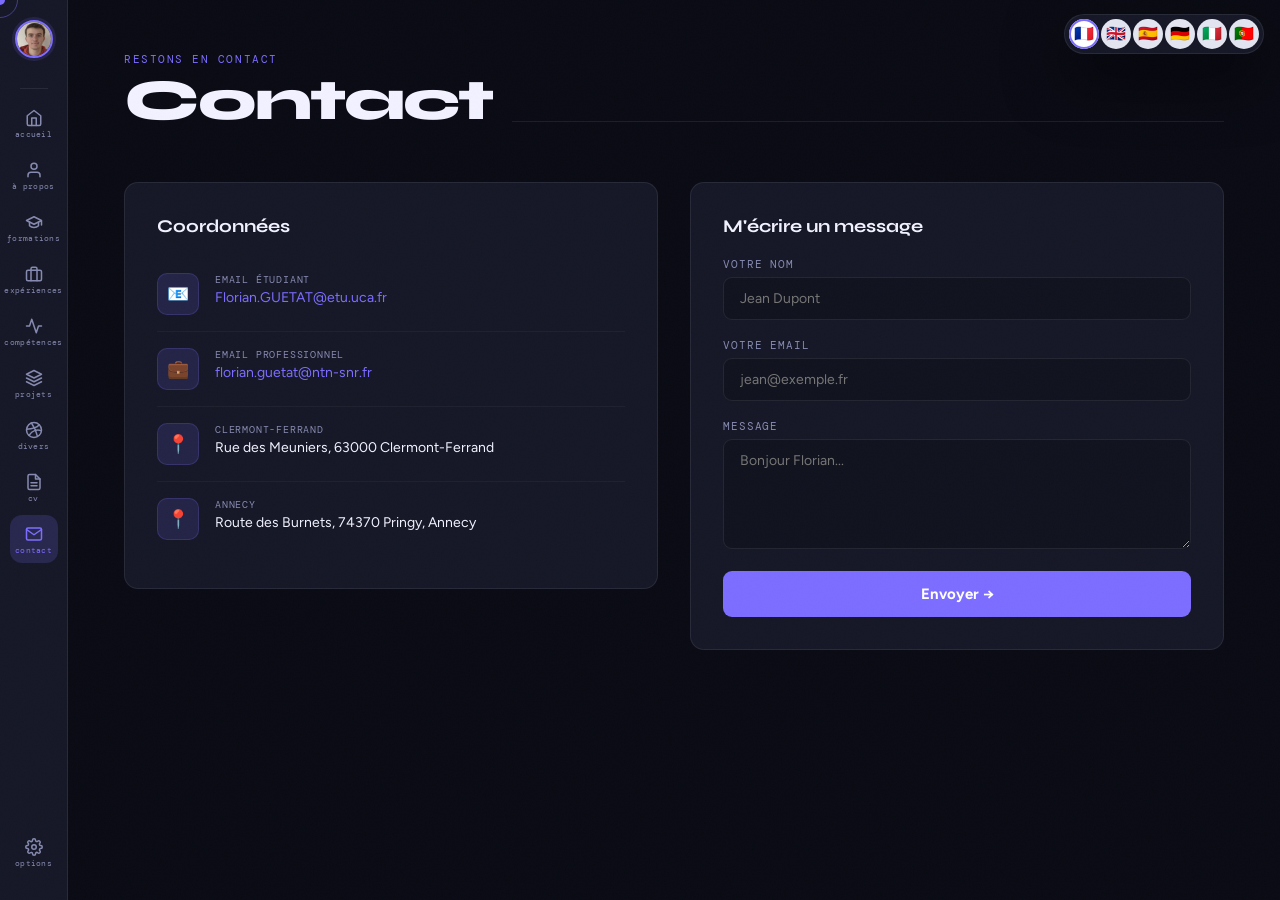
<file: pages/contact.html>
<!DOCTYPE html>
<!-- pages/contact.html — Portfolio Florian GUETAT -->
<html lang="fr">
<head>
  <meta charset="UTF-8">
  <meta name="viewport" content="width=device-width, initial-scale=1.0">
  <!-- Applique le thème + la langue AVANT le rendu CSS (évite tout flash) -->
  <script>
    (function () {
      try {
        var t = localStorage.getItem("portfolio-theme") || "dark";
        document.documentElement.setAttribute("data-theme", t);
        var l = localStorage.getItem("portfolio-lang");
        if (l) document.documentElement.setAttribute("lang", l);
      } catch (e) {}
    })();
  </script>
  <title data-key="doctitle-contact">Contact | Florian GUETAT</title>
  <meta name="description" content="Contacter Florian Guetat : e-mails étudiant et professionnel, adresses et formulaire de contact.">
  <meta name="author" content="Florian Guetat">
  <meta name="robots" content="index, follow">
  <meta name="theme-color" content="#0a0b14">
  <link rel="canonical" href="contact.html">
  <!-- Favicon -->
  <link rel="icon" type="image/svg+xml" href="../assets/favicon.svg">
  <link rel="apple-touch-icon" href="../assets/photo.jpg">
  <!-- Open Graph / reseaux sociaux -->
  <meta property="og:type" content="website">
  <meta property="og:site_name" content="Florian Guetat - Portfolio">
  <meta property="og:title" content="Contact | Florian GUETAT">
  <meta property="og:description" content="Contacter Florian Guetat : e-mails étudiant et professionnel, adresses et formulaire de contact.">
  <meta property="og:url" content="contact.html">
  <meta property="og:image" content="../assets/photo.jpg">
  <meta property="og:locale" content="fr_FR">
  <meta name="twitter:card" content="summary_large_image">
  <meta name="twitter:title" content="Contact | Florian GUETAT">
  <meta name="twitter:description" content="Contacter Florian Guetat : e-mails étudiant et professionnel, adresses et formulaire de contact.">
  <meta name="twitter:image" content="../assets/photo.jpg">
  <!-- Google Fonts : Syne (titres) + DM Mono (etiquettes) + Figtree (corps) -->
  <link rel="preconnect" href="https://fonts.googleapis.com">
  <link rel="preconnect" href="https://fonts.gstatic.com" crossorigin>
  <link href="https://fonts.googleapis.com/css2?family=Syne:wght@400;600;700;800&family=DM+Mono:wght@300;400&family=Figtree:wght@400;500;600;700&display=swap" rel="stylesheet">
  <!-- Feuilles de styles (ordre important) -->
  <link rel="stylesheet" href="../css/variables.css">
  <link rel="stylesheet" href="../css/base.css">
  <link rel="stylesheet" href="../css/layout.css">
  <link rel="stylesheet" href="../css/components.css">
  <link rel="stylesheet" href="../css/pages.css">
  <link rel="stylesheet" href="../css/options.css">
  <!-- URLs canoniques / partage calculees automatiquement (independant du nom du dossier) -->
  <script defer src="../js/seo.js"></script>
</head>
<body>
  <div id="cursor"></div>
  <div id="cursor-trail"></div>
  <div id="translate-bar"><div id="translate-progress"></div></div>

  <nav id="sidebar">
    <div class="sidebar-logo"><img src="../assets/photo.jpg" alt="Florian GUETAT"></div>
    <div class="sidebar-sep"></div>
    <button class="nav-btn" data-page="accueil" onclick="goTo('accueil.html')" title="Accueil">
      <svg aria-hidden="true" focusable="false" xmlns="http://www.w3.org/2000/svg" viewBox="0 0 24 24" fill="none" stroke="currentColor" stroke-width="2" stroke-linecap="round" stroke-linejoin="round"><path d="M3 9l9-7 9 7v11a2 2 0 0 1-2 2H5a2 2 0 0 1-2-2z"/><polyline points="9 22 9 12 15 12 15 22"/></svg>
      <span class="nav-label" data-key="nav-accueil">accueil</span>
      <span class="tooltip" data-key="nav-accueil">Accueil</span>
    </button>
    <button class="nav-btn" data-page="apropos" onclick="goTo('apropos.html')" title="À propos">
      <svg aria-hidden="true" focusable="false" xmlns="http://www.w3.org/2000/svg" viewBox="0 0 24 24" fill="none" stroke="currentColor" stroke-width="2" stroke-linecap="round" stroke-linejoin="round"><path d="M20 21v-2a4 4 0 0 0-4-4H8a4 4 0 0 0-4 4v2"/><circle cx="12" cy="7" r="4"/></svg>
      <span class="nav-label" data-key="nav-apropos">à propos</span>
      <span class="tooltip" data-key="nav-apropos">À propos</span>
    </button>
    <button class="nav-btn" data-page="formation" onclick="goTo('formation.html')" title="Formation">
      <svg aria-hidden="true" focusable="false" xmlns="http://www.w3.org/2000/svg" viewBox="0 0 24 24" fill="none" stroke="currentColor" stroke-width="2" stroke-linecap="round" stroke-linejoin="round"><path d="M22 10v6M2 10l10-5 10 5-10 5z"/><path d="M6 12v5c3 3 9 3 12 0v-5"/></svg>
      <span class="nav-label" data-key="nav-formation">formation</span>
      <span class="tooltip" data-key="nav-formation">Formation</span>
    </button>
    <button class="nav-btn" data-page="experiences" onclick="goTo('experiences.html')" title="Expériences">
      <svg aria-hidden="true" focusable="false" xmlns="http://www.w3.org/2000/svg" viewBox="0 0 24 24" fill="none" stroke="currentColor" stroke-width="2" stroke-linecap="round" stroke-linejoin="round"><rect x="2" y="7" width="20" height="14" rx="2"/><path d="M16 21V5a2 2 0 0 0-2-2h-4a2 2 0 0 0-2 2v16"/></svg>
      <span class="nav-label" data-key="nav-exp">expériences</span>
      <span class="tooltip" data-key="nav-exp">Expériences</span>
    </button>
    <button class="nav-btn" data-page="competences" onclick="goTo('competences.html')" title="Compétences">
      <svg aria-hidden="true" focusable="false" xmlns="http://www.w3.org/2000/svg" viewBox="0 0 24 24" fill="none" stroke="currentColor" stroke-width="2" stroke-linecap="round" stroke-linejoin="round"><polyline points="22 12 18 12 15 21 9 3 6 12 2 12"/></svg>
      <span class="nav-label" data-key="nav-comp">compétences</span>
      <span class="tooltip" data-key="nav-comp">Compétences</span>
    </button>
    <button class="nav-btn" data-page="projets" onclick="goTo('projets.html')" title="Projets">
      <svg aria-hidden="true" focusable="false" xmlns="http://www.w3.org/2000/svg" viewBox="0 0 24 24" fill="none" stroke="currentColor" stroke-width="2" stroke-linecap="round" stroke-linejoin="round"><polygon points="12 2 2 7 12 12 22 7 12 2"/><polyline points="2 17 12 22 22 17"/><polyline points="2 12 12 17 22 12"/></svg>
      <span class="nav-label" data-key="nav-projets">projets</span>
      <span class="tooltip" data-key="nav-projets">Projets</span>
    </button>
    <button class="nav-btn" data-page="divers" onclick="goTo('divers.html')" title="Divers">
      <svg aria-hidden="true" focusable="false" xmlns="http://www.w3.org/2000/svg" viewBox="0 0 24 24" fill="none" stroke="currentColor" stroke-width="2" stroke-linecap="round" stroke-linejoin="round"><circle cx="12" cy="12" r="10"/><path d="M8.56 2.75c4.37 6.03 6.02 9.42 8.03 17.72m2.54-15.38c-3.72 4.35-8.94 5.66-16.88 5.85m19.5 1.9c-3.5-.93-6.63-.82-8.94 0-2.58.92-5.01 2.86-7.44 6.32"/></svg>
      <span class="nav-label" data-key="nav-divers">divers</span>
      <span class="tooltip" data-key="nav-divers">Divers</span>
    </button>
    <button class="nav-btn" data-page="cv" onclick="goTo('cv.html')" title="CV">
      <svg aria-hidden="true" focusable="false" xmlns="http://www.w3.org/2000/svg" viewBox="0 0 24 24" fill="none" stroke="currentColor" stroke-width="2" stroke-linecap="round" stroke-linejoin="round"><path d="M14 2H6a2 2 0 0 0-2 2v16a2 2 0 0 0 2 2h12a2 2 0 0 0 2-2V8z"/><polyline points="14 2 14 8 20 8"/><line x1="16" y1="13" x2="8" y2="13"/><line x1="16" y1="17" x2="8" y2="17"/></svg>
      <span class="nav-label">cv</span>
      <span class="tooltip">CV</span>
    </button>
    <button class="nav-btn active" data-page="contact" onclick="goTo('contact.html')" title="Contact">
      <svg aria-hidden="true" focusable="false" xmlns="http://www.w3.org/2000/svg" viewBox="0 0 24 24" fill="none" stroke="currentColor" stroke-width="2" stroke-linecap="round" stroke-linejoin="round"><path d="M4 4h16c1.1 0 2 .9 2 2v12c0 1.1-.9 2-2 2H4c-1.1 0-2-.9-2-2V6c0-1.1.9-2 2-2z"/><polyline points="22,6 12,13 2,6"/></svg>
      <span class="nav-label" data-key="nav-contact">contact</span>
      <span class="tooltip" data-key="nav-contact">Contact</span>
    </button>
  </nav>

  <main id="main">
    <section id="page-contact" class="page active">
      <!-- En-tête de page -->
      <div class="ph">
        <div class="ph-left">
          <div class="ph-eyebrow" data-key="ph-cont-ey">Restons en contact</div>
          <h1 class="ph-title" data-key="ph-cont-t">Contact</h1>
        </div>
        <div class="ph-line"></div>
      </div>
      <!-- Contenu -->

      <div class="contact-layout">
        <div class="contact-info-card">
          <h2 style="margin-bottom:20px;" data-key="cont-info-t">Coordonnées</h2>
          <div class="contact-row"><div class="contact-icon-wrap">📧</div><div><div class="contact-label" data-key="cont-edu">Email étudiant</div><div class="contact-value"><a href="mailto:Florian.GUETAT@etu.uca.fr">Florian.GUETAT@etu.uca.fr</a></div></div></div>
          <div class="contact-row"><div class="contact-icon-wrap">💼</div><div><div class="contact-label" data-key="cont-pro">Email professionnel</div><div class="contact-value"><a href="mailto:florian.guetat@ntn-snr.fr">florian.guetat@ntn-snr.fr</a></div></div></div>
          <div class="contact-row"><div class="contact-icon-wrap">📍</div><div><div class="contact-label">Clermont-Ferrand</div><div class="contact-value" data-key="cont-cfd">Rue des Meuniers, 63000 Clermont-Ferrand</div></div></div>
          <div class="contact-row"><div class="contact-icon-wrap">📍</div><div><div class="contact-label">Annecy</div><div class="contact-value" data-key="cont-ann">Route des Burnets, 74370 Pringy, Annecy</div></div></div>
        </div>
        <div class="contact-form-card">
          <h2 style="margin-bottom:20px;" data-key="cont-form-t">M'écrire un message</h2>
          <!-- Formspree : formulaire configuré (réception sur Florian.GUETAT@etu.uca.fr) -->
          <form id="contact-form" action="https://formspree.io/f/xjgdbbnk" method="POST">
          <input type="hidden" name="_subject" value="Nouveau message depuis le portfolio">
          <label class="form-label" for="f-name" data-key="form-name">Votre nom</label>
          <input class="form-input" type="text" id="f-name" name="name" autocomplete="name" required placeholder="Jean Dupont">
          <label class="form-label" for="f-email" data-key="form-email">Votre email</label>
          <input class="form-input" type="email" id="f-email" name="email" autocomplete="email" required placeholder="jean@exemple.fr">
          <label class="form-label" for="f-msg" data-key="form-msg">Message</label>
          <textarea class="form-textarea" id="f-msg" name="message" required placeholder="Bonjour Florian..."></textarea>
          <button class="form-submit" type="submit" data-key="form-send">Envoyer →</button>
          <div id="form-msg" role="status" aria-live="polite"></div>
          </form>
        </div>
      </div>
    </section>
  </main>

  <script src="../js/navigation.js"></script>
  <script src="../js/skills.js"></script>
  <script src="../js/main.js"></script>
  <script src="../js/options.js"></script>
  <script src="../js/lang.js"></script>
  <script src="../js/contact.js"></script>
</body>
</html>
</file>
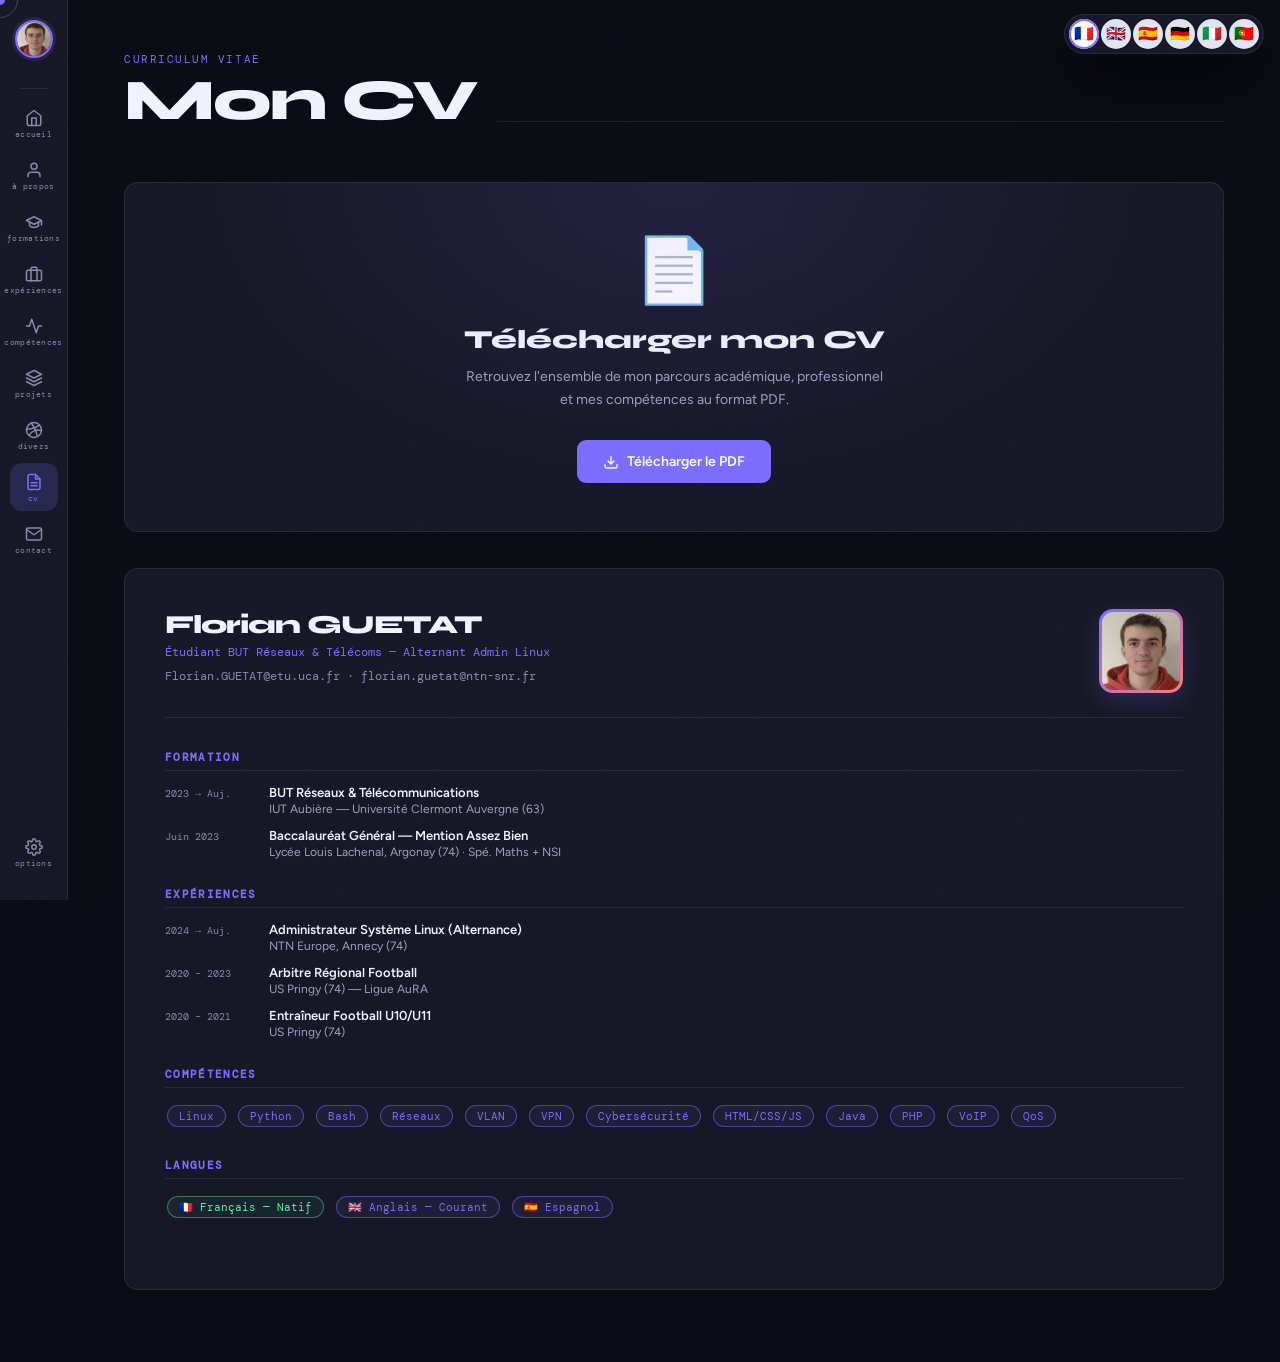
<file: pages/cv.html>
<!DOCTYPE html>
<!-- pages/cv.html — Portfolio Florian GUETAT -->
<html lang="fr">
<head>
  <meta charset="UTF-8">
  <meta name="viewport" content="width=device-width, initial-scale=1.0">
  <!-- Applique le thème + la langue AVANT le rendu CSS (évite tout flash) -->
  <script>
    (function () {
      try {
        var t = localStorage.getItem("portfolio-theme") || "dark";
        document.documentElement.setAttribute("data-theme", t);
        var l = localStorage.getItem("portfolio-lang");
        if (l) document.documentElement.setAttribute("lang", l);
      } catch (e) {}
    })();
  </script>
  <title data-key="doctitle-cv">CV | Florian GUETAT</title>
  <meta name="description" content="CV de Florian Guetat, étudiant BUT R&amp;T et alternant administrateur Linux : formation, expériences et compétences, à télécharger en PDF.">
  <meta name="author" content="Florian Guetat">
  <meta name="robots" content="index, follow">
  <meta name="theme-color" content="#0a0b14">
  <link rel="canonical" href="cv.html">
  <!-- Favicon -->
  <link rel="icon" type="image/svg+xml" href="../assets/favicon.svg">
  <link rel="apple-touch-icon" href="../assets/photo.jpg">
  <!-- Open Graph / reseaux sociaux -->
  <meta property="og:type" content="website">
  <meta property="og:site_name" content="Florian Guetat - Portfolio">
  <meta property="og:title" content="CV | Florian GUETAT">
  <meta property="og:description" content="CV de Florian Guetat, étudiant BUT R&amp;T et alternant administrateur Linux : formation, expériences et compétences, à télécharger en PDF.">
  <meta property="og:url" content="cv.html">
  <meta property="og:image" content="../assets/photo.jpg">
  <meta property="og:locale" content="fr_FR">
  <meta name="twitter:card" content="summary_large_image">
  <meta name="twitter:title" content="CV | Florian GUETAT">
  <meta name="twitter:description" content="CV de Florian Guetat, étudiant BUT R&amp;T et alternant administrateur Linux : formation, expériences et compétences, à télécharger en PDF.">
  <meta name="twitter:image" content="../assets/photo.jpg">
  <!-- Google Fonts : Syne (titres) + DM Mono (etiquettes) + Figtree (corps) -->
  <link rel="preconnect" href="https://fonts.googleapis.com">
  <link rel="preconnect" href="https://fonts.gstatic.com" crossorigin>
  <link href="https://fonts.googleapis.com/css2?family=Syne:wght@400;600;700;800&family=DM+Mono:wght@300;400&family=Figtree:wght@400;500;600;700&display=swap" rel="stylesheet">
  <!-- Feuilles de styles (ordre important) -->
  <link rel="stylesheet" href="../css/variables.css">
  <link rel="stylesheet" href="../css/base.css">
  <link rel="stylesheet" href="../css/layout.css">
  <link rel="stylesheet" href="../css/components.css">
  <link rel="stylesheet" href="../css/pages.css">
  <link rel="stylesheet" href="../css/options.css">
  <!-- URLs canoniques / partage calculees automatiquement (independant du nom du dossier) -->
  <script defer src="../js/seo.js"></script>
</head>
<body>
  <div id="cursor"></div>
  <div id="cursor-trail"></div>
  <div id="translate-bar"><div id="translate-progress"></div></div>

  <nav id="sidebar">
    <div class="sidebar-logo"><img src="../assets/photo.jpg" alt="Florian GUETAT"></div>
    <div class="sidebar-sep"></div>
    <button class="nav-btn" data-page="accueil" onclick="goTo('accueil.html')" title="Accueil">
      <svg aria-hidden="true" focusable="false" xmlns="http://www.w3.org/2000/svg" viewBox="0 0 24 24" fill="none" stroke="currentColor" stroke-width="2" stroke-linecap="round" stroke-linejoin="round"><path d="M3 9l9-7 9 7v11a2 2 0 0 1-2 2H5a2 2 0 0 1-2-2z"/><polyline points="9 22 9 12 15 12 15 22"/></svg>
      <span class="nav-label" data-key="nav-accueil">accueil</span>
      <span class="tooltip" data-key="nav-accueil">Accueil</span>
    </button>
    <button class="nav-btn" data-page="apropos" onclick="goTo('apropos.html')" title="À propos">
      <svg aria-hidden="true" focusable="false" xmlns="http://www.w3.org/2000/svg" viewBox="0 0 24 24" fill="none" stroke="currentColor" stroke-width="2" stroke-linecap="round" stroke-linejoin="round"><path d="M20 21v-2a4 4 0 0 0-4-4H8a4 4 0 0 0-4 4v2"/><circle cx="12" cy="7" r="4"/></svg>
      <span class="nav-label" data-key="nav-apropos">à propos</span>
      <span class="tooltip" data-key="nav-apropos">À propos</span>
    </button>
    <button class="nav-btn" data-page="formation" onclick="goTo('formation.html')" title="Formation">
      <svg aria-hidden="true" focusable="false" xmlns="http://www.w3.org/2000/svg" viewBox="0 0 24 24" fill="none" stroke="currentColor" stroke-width="2" stroke-linecap="round" stroke-linejoin="round"><path d="M22 10v6M2 10l10-5 10 5-10 5z"/><path d="M6 12v5c3 3 9 3 12 0v-5"/></svg>
      <span class="nav-label" data-key="nav-formation">formation</span>
      <span class="tooltip" data-key="nav-formation">Formation</span>
    </button>
    <button class="nav-btn" data-page="experiences" onclick="goTo('experiences.html')" title="Expériences">
      <svg aria-hidden="true" focusable="false" xmlns="http://www.w3.org/2000/svg" viewBox="0 0 24 24" fill="none" stroke="currentColor" stroke-width="2" stroke-linecap="round" stroke-linejoin="round"><rect x="2" y="7" width="20" height="14" rx="2"/><path d="M16 21V5a2 2 0 0 0-2-2h-4a2 2 0 0 0-2 2v16"/></svg>
      <span class="nav-label" data-key="nav-exp">expériences</span>
      <span class="tooltip" data-key="nav-exp">Expériences</span>
    </button>
    <button class="nav-btn" data-page="competences" onclick="goTo('competences.html')" title="Compétences">
      <svg aria-hidden="true" focusable="false" xmlns="http://www.w3.org/2000/svg" viewBox="0 0 24 24" fill="none" stroke="currentColor" stroke-width="2" stroke-linecap="round" stroke-linejoin="round"><polyline points="22 12 18 12 15 21 9 3 6 12 2 12"/></svg>
      <span class="nav-label" data-key="nav-comp">compétences</span>
      <span class="tooltip" data-key="nav-comp">Compétences</span>
    </button>
    <button class="nav-btn" data-page="projets" onclick="goTo('projets.html')" title="Projets">
      <svg aria-hidden="true" focusable="false" xmlns="http://www.w3.org/2000/svg" viewBox="0 0 24 24" fill="none" stroke="currentColor" stroke-width="2" stroke-linecap="round" stroke-linejoin="round"><polygon points="12 2 2 7 12 12 22 7 12 2"/><polyline points="2 17 12 22 22 17"/><polyline points="2 12 12 17 22 12"/></svg>
      <span class="nav-label" data-key="nav-projets">projets</span>
      <span class="tooltip" data-key="nav-projets">Projets</span>
    </button>
    <button class="nav-btn" data-page="divers" onclick="goTo('divers.html')" title="Divers">
      <svg aria-hidden="true" focusable="false" xmlns="http://www.w3.org/2000/svg" viewBox="0 0 24 24" fill="none" stroke="currentColor" stroke-width="2" stroke-linecap="round" stroke-linejoin="round"><circle cx="12" cy="12" r="10"/><path d="M8.56 2.75c4.37 6.03 6.02 9.42 8.03 17.72m2.54-15.38c-3.72 4.35-8.94 5.66-16.88 5.85m19.5 1.9c-3.5-.93-6.63-.82-8.94 0-2.58.92-5.01 2.86-7.44 6.32"/></svg>
      <span class="nav-label" data-key="nav-divers">divers</span>
      <span class="tooltip" data-key="nav-divers">Divers</span>
    </button>
    <button class="nav-btn active" data-page="cv" onclick="goTo('cv.html')" title="CV">
      <svg aria-hidden="true" focusable="false" xmlns="http://www.w3.org/2000/svg" viewBox="0 0 24 24" fill="none" stroke="currentColor" stroke-width="2" stroke-linecap="round" stroke-linejoin="round"><path d="M14 2H6a2 2 0 0 0-2 2v16a2 2 0 0 0 2 2h12a2 2 0 0 0 2-2V8z"/><polyline points="14 2 14 8 20 8"/><line x1="16" y1="13" x2="8" y2="13"/><line x1="16" y1="17" x2="8" y2="17"/></svg>
      <span class="nav-label">cv</span>
      <span class="tooltip">CV</span>
    </button>
    <button class="nav-btn" data-page="contact" onclick="goTo('contact.html')" title="Contact">
      <svg aria-hidden="true" focusable="false" xmlns="http://www.w3.org/2000/svg" viewBox="0 0 24 24" fill="none" stroke="currentColor" stroke-width="2" stroke-linecap="round" stroke-linejoin="round"><path d="M4 4h16c1.1 0 2 .9 2 2v12c0 1.1-.9 2-2 2H4c-1.1 0-2-.9-2-2V6c0-1.1.9-2 2-2z"/><polyline points="22,6 12,13 2,6"/></svg>
      <span class="nav-label" data-key="nav-contact">contact</span>
      <span class="tooltip" data-key="nav-contact">Contact</span>
    </button>
  </nav>

  <main id="main">
    <section id="page-cv" class="page active">
      <!-- En-tête de page -->
      <div class="ph">
        <div class="ph-left">
          <div class="ph-eyebrow" data-key="ph-cv-ey">Curriculum Vitae</div>
          <h1 class="ph-title" data-key="ph-cv-t">Mon CV</h1>
        </div>
        <div class="ph-line"></div>
      </div>
      <!-- Contenu -->

      <div class="cv-download-hero">
        <div class="cv-deco">📄</div>
        <h2 data-key="cv-dl-t">Télécharger mon CV</h2>
        <p data-key="cv-dl-d">Retrouvez l'ensemble de mon parcours académique, professionnel et mes compétences au format PDF.</p>
        <a class="btn btn-primary" href="../assets/cv/CV-Florian-GUETAT.pdf" target="_blank" rel="noopener">
          <svg aria-hidden="true" focusable="false" width="16" height="16" viewBox="0 0 24 24" fill="none" stroke="currentColor" stroke-width="2"><path d="M21 15v4a2 2 0 0 1-2 2H5a2 2 0 0 1-2-2v-4"/><polyline points="7 10 12 15 17 10"/><line x1="12" y1="15" x2="12" y2="3"/></svg>
          <span data-key="cv-dl-btn">Télécharger le PDF</span>
        </a>
      </div>
      <div class="cv-preview">
        <div class="cv-header-row">
          <div>
            <div style="font-family:'Syne',sans-serif;font-size:26px;font-weight:800;letter-spacing:-1px;margin-bottom:4px;">Florian GUETAT</div>
            <div style="font-family:'DM Mono',monospace;font-size:12px;color:var(--accent);" data-key="cv-role">Étudiant BUT Réseaux &amp; Télécoms — Alternant Admin Linux</div>
            <div style="font-size:12px;color:var(--text3);margin-top:8px;font-family:'DM Mono',monospace;">Florian.GUETAT@etu.uca.fr · florian.guetat@ntn-snr.fr</div>
          </div>
          <div class="cv-avatar"><img src="../assets/photo.jpg" alt="Florian GUETAT"></div>
        </div>
        <div class="cv-section">
          <h2 class="cv-section-title" data-key="cv-s-form">Formation</h2>
          <div class="cv-entry"><div class="cv-entry-date">2023 → <span data-key="now3">Auj.</span></div><div><div class="cv-entry-title">BUT Réseaux &amp; Télécommunications</div><div class="cv-entry-sub">IUT Aubière — Université Clermont Auvergne (63)</div></div></div>
          <div class="cv-entry"><div class="cv-entry-date">Juin 2023</div><div><div class="cv-entry-title" data-key="cv-bac">Baccalauréat Général — Mention Assez Bien</div><div class="cv-entry-sub">Lycée Louis Lachenal, Argonay (74) · Spé. Maths + NSI</div></div></div>
        </div>
        <div class="cv-section">
          <h2 class="cv-section-title" data-key="cv-s-xp">Expériences</h2>
          <div class="cv-entry"><div class="cv-entry-date">2024 → <span data-key="now4">Auj.</span></div><div><div class="cv-entry-title" data-key="cv-xp1">Administrateur Système Linux (Alternance)</div><div class="cv-entry-sub">NTN Europe, Annecy (74)</div></div></div>
          <div class="cv-entry"><div class="cv-entry-date">2020 – 2023</div><div><div class="cv-entry-title" data-key="cv-xp2">Arbitre Régional Football</div><div class="cv-entry-sub">US Pringy (74) — Ligue AuRA</div></div></div>
          <div class="cv-entry"><div class="cv-entry-date">2020 – 2021</div><div><div class="cv-entry-title" data-key="cv-xp3">Entraîneur Football U10/U11</div><div class="cv-entry-sub">US Pringy (74)</div></div></div>
        </div>
        <div class="cv-section">
          <h2 class="cv-section-title" data-key="cv-s-comp">Compétences</h2>
          <div style="display:flex;flex-wrap:wrap;gap:8px;">
            <span class="tag tag-accent">Linux</span><span class="tag tag-accent">Python</span><span class="tag tag-accent">Bash</span><span class="tag tag-accent" data-key="t-reseaux">Réseaux</span><span class="tag tag-accent">VLAN</span><span class="tag tag-accent">VPN</span><span class="tag tag-accent" data-key="t-cyber">Cybersécurité</span><span class="tag tag-accent">HTML/CSS/JS</span><span class="tag tag-accent">Java</span><span class="tag tag-accent">PHP</span><span class="tag tag-accent">VoIP</span><span class="tag tag-accent">QoS</span>
          </div>
        </div>
        <div class="cv-section">
          <h2 class="cv-section-title" data-key="cv-s-lang">Langues</h2>
          <div style="display:flex;flex-wrap:wrap;gap:8px;">
            <span class="tag tag-green">🇫🇷 <span data-key="t-fr-native">Français — Natif</span></span><span class="tag tag-accent">🇬🇧 <span data-key="t-en-fluent">Anglais — Courant</span></span><span class="tag tag-accent">🇪🇸 <span data-key="t-es">Espagnol</span></span>
          </div>
        </div>
      </div>
    </section>
  </main>

  <script src="../js/navigation.js"></script>
  <script src="../js/skills.js"></script>
  <script src="../js/main.js"></script>
  <script src="../js/options.js"></script>
  <script src="../js/lang.js"></script>
  <script src="../js/contact.js"></script>
</body>
</html>
</file>
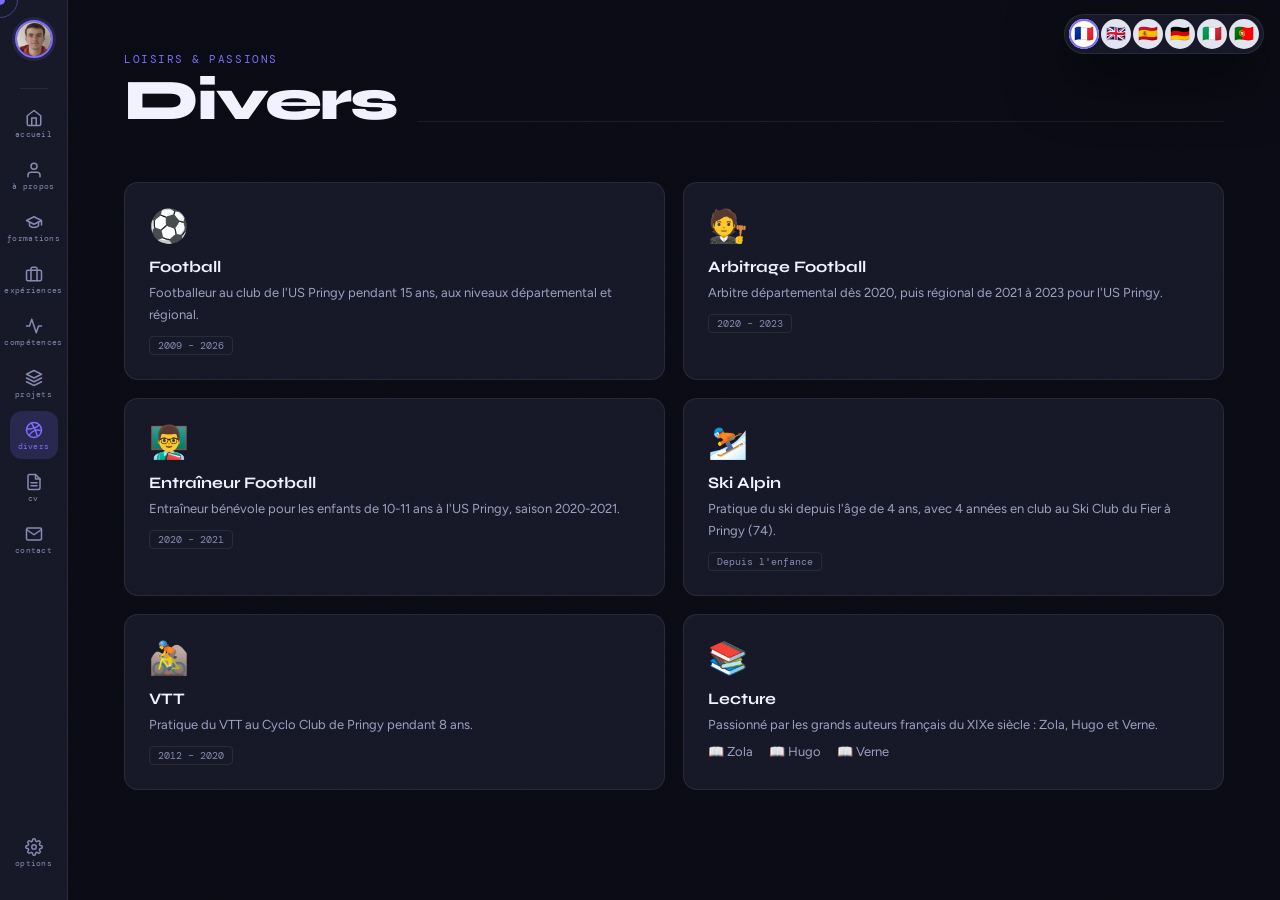
<file: pages/divers.html>
<!DOCTYPE html>
<!-- pages/divers.html — Portfolio Florian GUETAT -->
<html lang="fr">
<head>
  <meta charset="UTF-8">
  <meta name="viewport" content="width=device-width, initial-scale=1.0">
  <!-- Applique le thème + la langue AVANT le rendu CSS (évite tout flash) -->
  <script>
    (function () {
      try {
        var t = localStorage.getItem("portfolio-theme") || "dark";
        document.documentElement.setAttribute("data-theme", t);
        var l = localStorage.getItem("portfolio-lang");
        if (l) document.documentElement.setAttribute("lang", l);
      } catch (e) {}
    })();
  </script>
  <title data-key="doctitle-divers">Divers | Florian GUETAT</title>
  <meta name="description" content="Centres d'intérêt de Florian Guetat : football (joueur, arbitre, entraîneur), ski, VTT et lecture.">
  <meta name="author" content="Florian Guetat">
  <meta name="robots" content="index, follow">
  <meta name="theme-color" content="#0a0b14">
  <link rel="canonical" href="divers.html">
  <!-- Favicon -->
  <link rel="icon" type="image/svg+xml" href="../assets/favicon.svg">
  <link rel="apple-touch-icon" href="../assets/photo.jpg">
  <!-- Open Graph / reseaux sociaux -->
  <meta property="og:type" content="website">
  <meta property="og:site_name" content="Florian Guetat - Portfolio">
  <meta property="og:title" content="Divers | Florian GUETAT">
  <meta property="og:description" content="Centres d'intérêt de Florian Guetat : football (joueur, arbitre, entraîneur), ski, VTT et lecture.">
  <meta property="og:url" content="divers.html">
  <meta property="og:image" content="../assets/photo.jpg">
  <meta property="og:locale" content="fr_FR">
  <meta name="twitter:card" content="summary_large_image">
  <meta name="twitter:title" content="Divers | Florian GUETAT">
  <meta name="twitter:description" content="Centres d'intérêt de Florian Guetat : football (joueur, arbitre, entraîneur), ski, VTT et lecture.">
  <meta name="twitter:image" content="../assets/photo.jpg">
  <!-- Google Fonts : Syne (titres) + DM Mono (etiquettes) + Figtree (corps) -->
  <link rel="preconnect" href="https://fonts.googleapis.com">
  <link rel="preconnect" href="https://fonts.gstatic.com" crossorigin>
  <link href="https://fonts.googleapis.com/css2?family=Syne:wght@400;600;700;800&family=DM+Mono:wght@300;400&family=Figtree:wght@400;500;600;700&display=swap" rel="stylesheet">
  <!-- Feuilles de styles (ordre important) -->
  <link rel="stylesheet" href="../css/variables.css">
  <link rel="stylesheet" href="../css/base.css">
  <link rel="stylesheet" href="../css/layout.css">
  <link rel="stylesheet" href="../css/components.css">
  <link rel="stylesheet" href="../css/pages.css">
  <link rel="stylesheet" href="../css/options.css">
  <!-- URLs canoniques / partage calculees automatiquement (independant du nom du dossier) -->
  <script defer src="../js/seo.js"></script>
</head>
<body>
  <div id="cursor"></div>
  <div id="cursor-trail"></div>
  <div id="translate-bar"><div id="translate-progress"></div></div>

  <nav id="sidebar">
    <div class="sidebar-logo"><img src="../assets/photo.jpg" alt="Florian GUETAT"></div>
    <div class="sidebar-sep"></div>
    <button class="nav-btn" data-page="accueil" onclick="goTo('accueil.html')" title="Accueil">
      <svg aria-hidden="true" focusable="false" xmlns="http://www.w3.org/2000/svg" viewBox="0 0 24 24" fill="none" stroke="currentColor" stroke-width="2" stroke-linecap="round" stroke-linejoin="round"><path d="M3 9l9-7 9 7v11a2 2 0 0 1-2 2H5a2 2 0 0 1-2-2z"/><polyline points="9 22 9 12 15 12 15 22"/></svg>
      <span class="nav-label" data-key="nav-accueil">accueil</span>
      <span class="tooltip" data-key="nav-accueil">Accueil</span>
    </button>
    <button class="nav-btn" data-page="apropos" onclick="goTo('apropos.html')" title="À propos">
      <svg aria-hidden="true" focusable="false" xmlns="http://www.w3.org/2000/svg" viewBox="0 0 24 24" fill="none" stroke="currentColor" stroke-width="2" stroke-linecap="round" stroke-linejoin="round"><path d="M20 21v-2a4 4 0 0 0-4-4H8a4 4 0 0 0-4 4v2"/><circle cx="12" cy="7" r="4"/></svg>
      <span class="nav-label" data-key="nav-apropos">à propos</span>
      <span class="tooltip" data-key="nav-apropos">À propos</span>
    </button>
    <button class="nav-btn" data-page="formation" onclick="goTo('formation.html')" title="Formation">
      <svg aria-hidden="true" focusable="false" xmlns="http://www.w3.org/2000/svg" viewBox="0 0 24 24" fill="none" stroke="currentColor" stroke-width="2" stroke-linecap="round" stroke-linejoin="round"><path d="M22 10v6M2 10l10-5 10 5-10 5z"/><path d="M6 12v5c3 3 9 3 12 0v-5"/></svg>
      <span class="nav-label" data-key="nav-formation">formation</span>
      <span class="tooltip" data-key="nav-formation">Formation</span>
    </button>
    <button class="nav-btn" data-page="experiences" onclick="goTo('experiences.html')" title="Expériences">
      <svg aria-hidden="true" focusable="false" xmlns="http://www.w3.org/2000/svg" viewBox="0 0 24 24" fill="none" stroke="currentColor" stroke-width="2" stroke-linecap="round" stroke-linejoin="round"><rect x="2" y="7" width="20" height="14" rx="2"/><path d="M16 21V5a2 2 0 0 0-2-2h-4a2 2 0 0 0-2 2v16"/></svg>
      <span class="nav-label" data-key="nav-exp">expériences</span>
      <span class="tooltip" data-key="nav-exp">Expériences</span>
    </button>
    <button class="nav-btn" data-page="competences" onclick="goTo('competences.html')" title="Compétences">
      <svg aria-hidden="true" focusable="false" xmlns="http://www.w3.org/2000/svg" viewBox="0 0 24 24" fill="none" stroke="currentColor" stroke-width="2" stroke-linecap="round" stroke-linejoin="round"><polyline points="22 12 18 12 15 21 9 3 6 12 2 12"/></svg>
      <span class="nav-label" data-key="nav-comp">compétences</span>
      <span class="tooltip" data-key="nav-comp">Compétences</span>
    </button>
    <button class="nav-btn" data-page="projets" onclick="goTo('projets.html')" title="Projets">
      <svg aria-hidden="true" focusable="false" xmlns="http://www.w3.org/2000/svg" viewBox="0 0 24 24" fill="none" stroke="currentColor" stroke-width="2" stroke-linecap="round" stroke-linejoin="round"><polygon points="12 2 2 7 12 12 22 7 12 2"/><polyline points="2 17 12 22 22 17"/><polyline points="2 12 12 17 22 12"/></svg>
      <span class="nav-label" data-key="nav-projets">projets</span>
      <span class="tooltip" data-key="nav-projets">Projets</span>
    </button>
    <button class="nav-btn active" data-page="divers" onclick="goTo('divers.html')" title="Divers">
      <svg aria-hidden="true" focusable="false" xmlns="http://www.w3.org/2000/svg" viewBox="0 0 24 24" fill="none" stroke="currentColor" stroke-width="2" stroke-linecap="round" stroke-linejoin="round"><circle cx="12" cy="12" r="10"/><path d="M8.56 2.75c4.37 6.03 6.02 9.42 8.03 17.72m2.54-15.38c-3.72 4.35-8.94 5.66-16.88 5.85m19.5 1.9c-3.5-.93-6.63-.82-8.94 0-2.58.92-5.01 2.86-7.44 6.32"/></svg>
      <span class="nav-label" data-key="nav-divers">divers</span>
      <span class="tooltip" data-key="nav-divers">Divers</span>
    </button>
    <button class="nav-btn" data-page="cv" onclick="goTo('cv.html')" title="CV">
      <svg aria-hidden="true" focusable="false" xmlns="http://www.w3.org/2000/svg" viewBox="0 0 24 24" fill="none" stroke="currentColor" stroke-width="2" stroke-linecap="round" stroke-linejoin="round"><path d="M14 2H6a2 2 0 0 0-2 2v16a2 2 0 0 0 2 2h12a2 2 0 0 0 2-2V8z"/><polyline points="14 2 14 8 20 8"/><line x1="16" y1="13" x2="8" y2="13"/><line x1="16" y1="17" x2="8" y2="17"/></svg>
      <span class="nav-label">cv</span>
      <span class="tooltip">CV</span>
    </button>
    <button class="nav-btn" data-page="contact" onclick="goTo('contact.html')" title="Contact">
      <svg aria-hidden="true" focusable="false" xmlns="http://www.w3.org/2000/svg" viewBox="0 0 24 24" fill="none" stroke="currentColor" stroke-width="2" stroke-linecap="round" stroke-linejoin="round"><path d="M4 4h16c1.1 0 2 .9 2 2v12c0 1.1-.9 2-2 2H4c-1.1 0-2-.9-2-2V6c0-1.1.9-2 2-2z"/><polyline points="22,6 12,13 2,6"/></svg>
      <span class="nav-label" data-key="nav-contact">contact</span>
      <span class="tooltip" data-key="nav-contact">Contact</span>
    </button>
  </nav>

  <main id="main">
    <section id="page-divers" class="page active">
      <!-- En-tête de page -->
      <div class="ph">
        <div class="ph-left">
          <div class="ph-eyebrow" data-key="ph-div-ey">Loisirs &amp; passions</div>
          <h1 class="ph-title" data-key="ph-div-t">Divers</h1>
        </div>
        <div class="ph-line"></div>
      </div>
      <!-- Contenu -->

      <div class="divers-grid">
        <div class="divers-card"><div class="divers-icon">⚽</div><h2 class="divers-title" data-key="div1-t">Football</h2><p class="divers-desc" data-key="div1-d">Footballeur au club de l'US Pringy pendant 15 ans, aux niveaux départemental et régional.</p><span class="divers-period">2009 – 2026</span></div>
        <div class="divers-card"><div class="divers-icon">🧑‍⚖️</div><h2 class="divers-title" data-key="div2-t">Arbitrage Football</h2><p class="divers-desc" data-key="div2-d">Arbitre départemental dès 2020, puis régional de 2021 à 2023 pour l'US Pringy.</p><span class="divers-period">2020 – 2023</span></div>
        <div class="divers-card"><div class="divers-icon">👨‍🏫</div><h2 class="divers-title" data-key="div3-t">Entraîneur Football</h2><p class="divers-desc" data-key="div3-d">Entraîneur bénévole pour les enfants de 10-11 ans à l'US Pringy, saison 2020-2021.</p><span class="divers-period">2020 – 2021</span></div>
        <div class="divers-card"><div class="divers-icon">⛷️</div><h2 class="divers-title" data-key="div4-t">Ski Alpin</h2><p class="divers-desc" data-key="div4-d">Pratique du ski depuis l'âge de 4 ans, avec 4 années en club au Ski Club du Fier à Pringy.</p><span class="divers-period" data-key="div4-p">Depuis l'enfance</span></div>
        <div class="divers-card"><div class="divers-icon">🚵</div><h2 class="divers-title" data-key="div5-t">VTT</h2><p class="divers-desc" data-key="div5-d">Pratique du VTT au Cyclo Club de Pringy pendant 8 ans.</p><span class="divers-period">2012 – 2020</span></div>
        <div class="divers-card"><div class="divers-icon">📚</div><h2 class="divers-title" data-key="div6-t">Lecture</h2><p class="divers-desc" data-key="div6-d">Passionné par les grands auteurs français du XIXe siècle : Zola, Hugo et Verne.</p><div class="books-row"><span class="book-item">📖 Zola</span><span class="book-item">📖 Hugo</span><span class="book-item">📖 Verne</span></div></div>
      </div>
    </section>
  </main>

  <script src="../js/navigation.js"></script>
  <script src="../js/skills.js"></script>
  <script src="../js/main.js"></script>
  <script src="../js/options.js"></script>
  <script src="../js/lang.js"></script>
  <script src="../js/contact.js"></script>
</body>
</html>
</file>
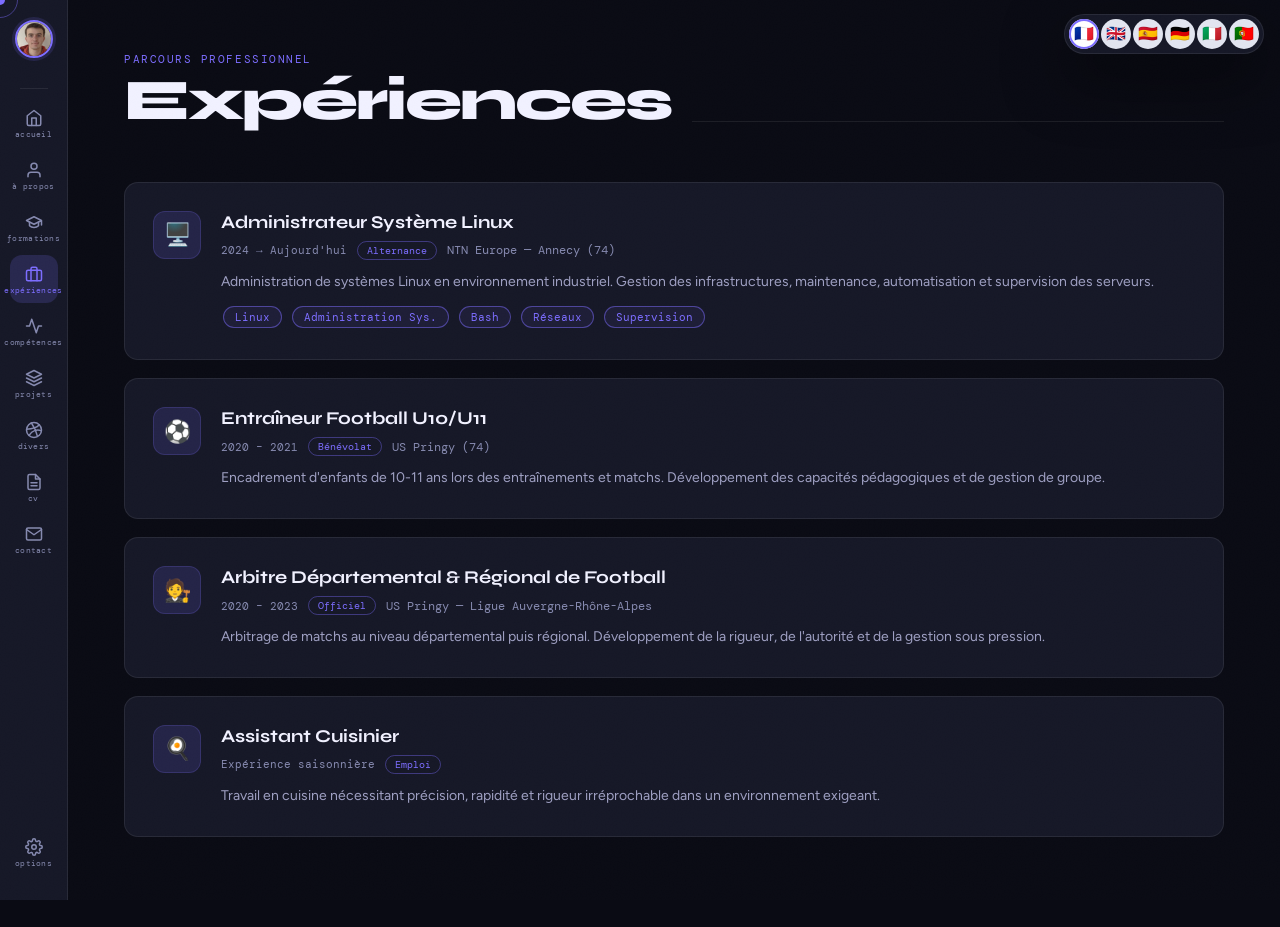
<file: pages/experiences.html>
<!DOCTYPE html>
<!-- pages/experiences.html — Portfolio Florian GUETAT -->
<html lang="fr">
<head>
  <meta charset="UTF-8">
  <meta name="viewport" content="width=device-width, initial-scale=1.0">
  <!-- Applique le thème + la langue AVANT le rendu CSS (évite tout flash) -->
  <script>
    (function () {
      try {
        var t = localStorage.getItem("portfolio-theme") || "dark";
        document.documentElement.setAttribute("data-theme", t);
        var l = localStorage.getItem("portfolio-lang");
        if (l) document.documentElement.setAttribute("lang", l);
      } catch (e) {}
    })();
  </script>
  <title data-key="doctitle-exp">Expériences | Florian GUETAT</title>
  <meta name="description" content="Expériences de Florian Guetat : administrateur système Linux en alternance chez NTN Europe, arbitre et entraîneur de football.">
  <meta name="author" content="Florian Guetat">
  <meta name="robots" content="index, follow">
  <meta name="theme-color" content="#0a0b14">
  <link rel="canonical" href="experiences.html">
  <!-- Favicon -->
  <link rel="icon" type="image/svg+xml" href="../assets/favicon.svg">
  <link rel="apple-touch-icon" href="../assets/photo.jpg">
  <!-- Open Graph / reseaux sociaux -->
  <meta property="og:type" content="website">
  <meta property="og:site_name" content="Florian Guetat - Portfolio">
  <meta property="og:title" content="Expériences | Florian GUETAT">
  <meta property="og:description" content="Expériences de Florian Guetat : administrateur système Linux en alternance chez NTN Europe, arbitre et entraîneur de football.">
  <meta property="og:url" content="experiences.html">
  <meta property="og:image" content="../assets/photo.jpg">
  <meta property="og:locale" content="fr_FR">
  <meta name="twitter:card" content="summary_large_image">
  <meta name="twitter:title" content="Expériences | Florian GUETAT">
  <meta name="twitter:description" content="Expériences de Florian Guetat : administrateur système Linux en alternance chez NTN Europe, arbitre et entraîneur de football.">
  <meta name="twitter:image" content="../assets/photo.jpg">
  <!-- Google Fonts : Syne (titres) + DM Mono (etiquettes) + Figtree (corps) -->
  <link rel="preconnect" href="https://fonts.googleapis.com">
  <link rel="preconnect" href="https://fonts.gstatic.com" crossorigin>
  <link href="https://fonts.googleapis.com/css2?family=Syne:wght@400;600;700;800&family=DM+Mono:wght@300;400&family=Figtree:wght@400;500;600;700&display=swap" rel="stylesheet">
  <!-- Feuilles de styles (ordre important) -->
  <link rel="stylesheet" href="../css/variables.css">
  <link rel="stylesheet" href="../css/base.css">
  <link rel="stylesheet" href="../css/layout.css">
  <link rel="stylesheet" href="../css/components.css">
  <link rel="stylesheet" href="../css/pages.css">
  <link rel="stylesheet" href="../css/options.css">
  <!-- URLs canoniques / partage calculees automatiquement (independant du nom du dossier) -->
  <script defer src="../js/seo.js"></script>
</head>
<body>
  <div id="cursor"></div>
  <div id="cursor-trail"></div>
  <div id="translate-bar"><div id="translate-progress"></div></div>

  <nav id="sidebar">
    <div class="sidebar-logo"><img src="../assets/photo.jpg" alt="Florian GUETAT"></div>
    <div class="sidebar-sep"></div>
    <button class="nav-btn" data-page="accueil" onclick="goTo('accueil.html')" title="Accueil">
      <svg aria-hidden="true" focusable="false" xmlns="http://www.w3.org/2000/svg" viewBox="0 0 24 24" fill="none" stroke="currentColor" stroke-width="2" stroke-linecap="round" stroke-linejoin="round"><path d="M3 9l9-7 9 7v11a2 2 0 0 1-2 2H5a2 2 0 0 1-2-2z"/><polyline points="9 22 9 12 15 12 15 22"/></svg>
      <span class="nav-label" data-key="nav-accueil">accueil</span>
      <span class="tooltip" data-key="nav-accueil">Accueil</span>
    </button>
    <button class="nav-btn" data-page="apropos" onclick="goTo('apropos.html')" title="À propos">
      <svg aria-hidden="true" focusable="false" xmlns="http://www.w3.org/2000/svg" viewBox="0 0 24 24" fill="none" stroke="currentColor" stroke-width="2" stroke-linecap="round" stroke-linejoin="round"><path d="M20 21v-2a4 4 0 0 0-4-4H8a4 4 0 0 0-4 4v2"/><circle cx="12" cy="7" r="4"/></svg>
      <span class="nav-label" data-key="nav-apropos">à propos</span>
      <span class="tooltip" data-key="nav-apropos">À propos</span>
    </button>
    <button class="nav-btn" data-page="formation" onclick="goTo('formation.html')" title="Formation">
      <svg aria-hidden="true" focusable="false" xmlns="http://www.w3.org/2000/svg" viewBox="0 0 24 24" fill="none" stroke="currentColor" stroke-width="2" stroke-linecap="round" stroke-linejoin="round"><path d="M22 10v6M2 10l10-5 10 5-10 5z"/><path d="M6 12v5c3 3 9 3 12 0v-5"/></svg>
      <span class="nav-label" data-key="nav-formation">formation</span>
      <span class="tooltip" data-key="nav-formation">Formation</span>
    </button>
    <button class="nav-btn active" data-page="experiences" onclick="goTo('experiences.html')" title="Expériences">
      <svg aria-hidden="true" focusable="false" xmlns="http://www.w3.org/2000/svg" viewBox="0 0 24 24" fill="none" stroke="currentColor" stroke-width="2" stroke-linecap="round" stroke-linejoin="round"><rect x="2" y="7" width="20" height="14" rx="2"/><path d="M16 21V5a2 2 0 0 0-2-2h-4a2 2 0 0 0-2 2v16"/></svg>
      <span class="nav-label" data-key="nav-exp">expériences</span>
      <span class="tooltip" data-key="nav-exp">Expériences</span>
    </button>
    <button class="nav-btn" data-page="competences" onclick="goTo('competences.html')" title="Compétences">
      <svg aria-hidden="true" focusable="false" xmlns="http://www.w3.org/2000/svg" viewBox="0 0 24 24" fill="none" stroke="currentColor" stroke-width="2" stroke-linecap="round" stroke-linejoin="round"><polyline points="22 12 18 12 15 21 9 3 6 12 2 12"/></svg>
      <span class="nav-label" data-key="nav-comp">compétences</span>
      <span class="tooltip" data-key="nav-comp">Compétences</span>
    </button>
    <button class="nav-btn" data-page="projets" onclick="goTo('projets.html')" title="Projets">
      <svg aria-hidden="true" focusable="false" xmlns="http://www.w3.org/2000/svg" viewBox="0 0 24 24" fill="none" stroke="currentColor" stroke-width="2" stroke-linecap="round" stroke-linejoin="round"><polygon points="12 2 2 7 12 12 22 7 12 2"/><polyline points="2 17 12 22 22 17"/><polyline points="2 12 12 17 22 12"/></svg>
      <span class="nav-label" data-key="nav-projets">projets</span>
      <span class="tooltip" data-key="nav-projets">Projets</span>
    </button>
    <button class="nav-btn" data-page="divers" onclick="goTo('divers.html')" title="Divers">
      <svg aria-hidden="true" focusable="false" xmlns="http://www.w3.org/2000/svg" viewBox="0 0 24 24" fill="none" stroke="currentColor" stroke-width="2" stroke-linecap="round" stroke-linejoin="round"><circle cx="12" cy="12" r="10"/><path d="M8.56 2.75c4.37 6.03 6.02 9.42 8.03 17.72m2.54-15.38c-3.72 4.35-8.94 5.66-16.88 5.85m19.5 1.9c-3.5-.93-6.63-.82-8.94 0-2.58.92-5.01 2.86-7.44 6.32"/></svg>
      <span class="nav-label" data-key="nav-divers">divers</span>
      <span class="tooltip" data-key="nav-divers">Divers</span>
    </button>
    <button class="nav-btn" data-page="cv" onclick="goTo('cv.html')" title="CV">
      <svg aria-hidden="true" focusable="false" xmlns="http://www.w3.org/2000/svg" viewBox="0 0 24 24" fill="none" stroke="currentColor" stroke-width="2" stroke-linecap="round" stroke-linejoin="round"><path d="M14 2H6a2 2 0 0 0-2 2v16a2 2 0 0 0 2 2h12a2 2 0 0 0 2-2V8z"/><polyline points="14 2 14 8 20 8"/><line x1="16" y1="13" x2="8" y2="13"/><line x1="16" y1="17" x2="8" y2="17"/></svg>
      <span class="nav-label">cv</span>
      <span class="tooltip">CV</span>
    </button>
    <button class="nav-btn" data-page="contact" onclick="goTo('contact.html')" title="Contact">
      <svg aria-hidden="true" focusable="false" xmlns="http://www.w3.org/2000/svg" viewBox="0 0 24 24" fill="none" stroke="currentColor" stroke-width="2" stroke-linecap="round" stroke-linejoin="round"><path d="M4 4h16c1.1 0 2 .9 2 2v12c0 1.1-.9 2-2 2H4c-1.1 0-2-.9-2-2V6c0-1.1.9-2 2-2z"/><polyline points="22,6 12,13 2,6"/></svg>
      <span class="nav-label" data-key="nav-contact">contact</span>
      <span class="tooltip" data-key="nav-contact">Contact</span>
    </button>
  </nav>

  <main id="main">
    <section id="page-experiences" class="page active">
      <!-- En-tête de page -->
      <div class="ph">
        <div class="ph-left">
          <div class="ph-eyebrow" data-key="ph-xp-ey">Parcours professionnel</div>
          <h1 class="ph-title" data-key="ph-xp-t">Expériences</h1>
        </div>
        <div class="ph-line"></div>
      </div>
      <!-- Contenu -->

      <!-- Alternance NTN Europe -->
      <div class="xp-card">
        <div class="xp-icon">🖥️</div>
        <div>
          <h2 data-key="xp1-t">Administrateur Système Linux</h2>
          <div class="xp-meta">
            <span class="xp-date">2024 → <span data-key="now2">Aujourd'hui</span></span>
            <span class="xp-type" data-key="xp-alt">Alternance</span>
            <span class="xp-company">NTN Europe — Annecy (74)</span>
          </div>
          <p data-key="xp1-desc">Administration de systèmes Linux en environnement industriel. Gestion des infrastructures, maintenance, automatisation et supervision des serveurs.</p>
          <div style="margin-top:10px;display:flex;flex-wrap:wrap;gap:6px;">
            <span class="tag tag-accent">Linux</span><span class="tag tag-accent" data-key="t-adminsys">Administration Sys.</span><span class="tag tag-accent">Bash</span><span class="tag tag-accent" data-key="t-reseaux">Réseaux</span><span class="tag tag-accent" data-key="t-superv">Supervision</span>
          </div>
        </div>
      </div>
      <!-- Entraîneur football -->
      <div class="xp-card">
        <div class="xp-icon">⚽</div>
        <div>
          <h2 data-key="xp2-t">Entraîneur Football U10/U11</h2>
          <div class="xp-meta">
            <span class="xp-date">2020 – 2021</span>
            <span class="xp-type" data-key="xp-vol">Bénévolat</span>
            <span class="xp-company">US Pringy (74)</span>
          </div>
          <p data-key="xp2-desc">Encadrement d'enfants de 10-11 ans lors des entraînements et matchs. Développement des capacités pédagogiques et de gestion de groupe.</p>
        </div>
      </div>
      <!-- Arbitre -->
      <div class="xp-card">
        <div class="xp-icon">🧑‍⚖️</div>
        <div>
          <h2 data-key="xp3-t">Arbitre Départemental &amp; Régional de Football</h2>
          <div class="xp-meta">
            <span class="xp-date">2020 – 2023</span>
            <span class="xp-type" data-key="xp-arb">Officiel</span>
            <span class="xp-company">US Pringy — Ligue Auvergne-Rhône-Alpes</span>
          </div>
          <p data-key="xp3-desc">Arbitrage de matchs au niveau départemental puis régional. Développement de la rigueur, de l'autorité et de la gestion sous pression.</p>
        </div>
      </div>
      <!-- Assistant cuisinier -->
      <div class="xp-card">
        <div class="xp-icon">🍳</div>
        <div>
          <h2 data-key="xp4-t">Assistant Cuisinier</h2>
          <div class="xp-meta">
            <span class="xp-date" data-key="xp4-date">Expérience saisonnière</span>
            <span class="xp-type" data-key="xp-job">Emploi</span>
          </div>
          <p data-key="xp4-desc">Travail en cuisine nécessitant précision, rapidité et rigueur irréprochable dans un environnement exigeant.</p>
        </div>
      </div>
    </section>
  </main>

  <script src="../js/navigation.js"></script>
  <script src="../js/skills.js"></script>
  <script src="../js/main.js"></script>
  <script src="../js/options.js"></script>
  <script src="../js/lang.js"></script>
  <script src="../js/contact.js"></script>
</body>
</html>
</file>
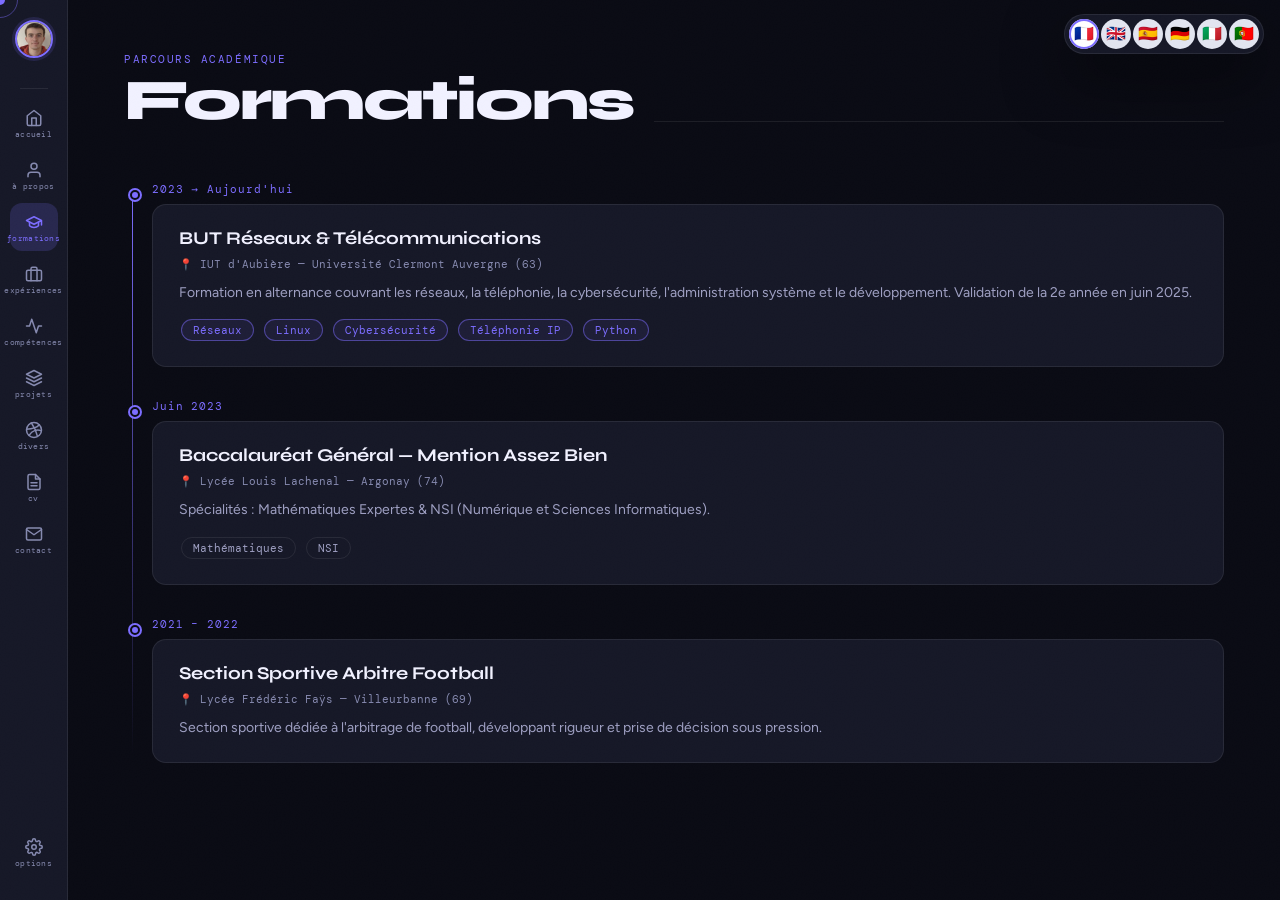
<file: pages/formation.html>
<!DOCTYPE html>
<!-- pages/formation.html — Portfolio Florian GUETAT -->
<html lang="fr">
<head>
  <meta charset="UTF-8">
  <meta name="viewport" content="width=device-width, initial-scale=1.0">
  <!-- Applique le thème + la langue AVANT le rendu CSS (évite tout flash) -->
  <script>
    (function () {
      try {
        var t = localStorage.getItem("portfolio-theme") || "dark";
        document.documentElement.setAttribute("data-theme", t);
        var l = localStorage.getItem("portfolio-lang");
        if (l) document.documentElement.setAttribute("lang", l);
      } catch (e) {}
    })();
  </script>
  <title data-key="doctitle-formation">Formation | Florian GUETAT</title>
  <meta name="description" content="Parcours académique de Florian Guetat : BUT Réseaux &amp; Télécommunications option cybersécurité, et baccalauréat général.">
  <meta name="author" content="Florian Guetat">
  <meta name="robots" content="index, follow">
  <meta name="theme-color" content="#0a0b14">
  <link rel="canonical" href="formation.html">
  <!-- Favicon -->
  <link rel="icon" type="image/svg+xml" href="../assets/favicon.svg">
  <link rel="apple-touch-icon" href="../assets/photo.jpg">
  <!-- Open Graph / reseaux sociaux -->
  <meta property="og:type" content="website">
  <meta property="og:site_name" content="Florian Guetat - Portfolio">
  <meta property="og:title" content="Formation | Florian GUETAT">
  <meta property="og:description" content="Parcours académique de Florian Guetat : BUT Réseaux &amp; Télécommunications option cybersécurité, et baccalauréat général.">
  <meta property="og:url" content="formation.html">
  <meta property="og:image" content="../assets/photo.jpg">
  <meta property="og:locale" content="fr_FR">
  <meta name="twitter:card" content="summary_large_image">
  <meta name="twitter:title" content="Formation | Florian GUETAT">
  <meta name="twitter:description" content="Parcours académique de Florian Guetat : BUT Réseaux &amp; Télécommunications option cybersécurité, et baccalauréat général.">
  <meta name="twitter:image" content="../assets/photo.jpg">
  <!-- Google Fonts : Syne (titres) + DM Mono (etiquettes) + Figtree (corps) -->
  <link rel="preconnect" href="https://fonts.googleapis.com">
  <link rel="preconnect" href="https://fonts.gstatic.com" crossorigin>
  <link href="https://fonts.googleapis.com/css2?family=Syne:wght@400;600;700;800&family=DM+Mono:wght@300;400&family=Figtree:wght@400;500;600;700&display=swap" rel="stylesheet">
  <!-- Feuilles de styles (ordre important) -->
  <link rel="stylesheet" href="../css/variables.css">
  <link rel="stylesheet" href="../css/base.css">
  <link rel="stylesheet" href="../css/layout.css">
  <link rel="stylesheet" href="../css/components.css">
  <link rel="stylesheet" href="../css/pages.css">
  <link rel="stylesheet" href="../css/options.css">
  <!-- URLs canoniques / partage calculees automatiquement (independant du nom du dossier) -->
  <script defer src="../js/seo.js"></script>
</head>
<body>
  <div id="cursor"></div>
  <div id="cursor-trail"></div>
  <div id="translate-bar"><div id="translate-progress"></div></div>

  <nav id="sidebar">
    <div class="sidebar-logo"><img src="../assets/photo.jpg" alt="Florian GUETAT"></div>
    <div class="sidebar-sep"></div>
    <button class="nav-btn" data-page="accueil" onclick="goTo('accueil.html')" title="Accueil">
      <svg aria-hidden="true" focusable="false" xmlns="http://www.w3.org/2000/svg" viewBox="0 0 24 24" fill="none" stroke="currentColor" stroke-width="2" stroke-linecap="round" stroke-linejoin="round"><path d="M3 9l9-7 9 7v11a2 2 0 0 1-2 2H5a2 2 0 0 1-2-2z"/><polyline points="9 22 9 12 15 12 15 22"/></svg>
      <span class="nav-label" data-key="nav-accueil">accueil</span>
      <span class="tooltip" data-key="nav-accueil">Accueil</span>
    </button>
    <button class="nav-btn" data-page="apropos" onclick="goTo('apropos.html')" title="À propos">
      <svg aria-hidden="true" focusable="false" xmlns="http://www.w3.org/2000/svg" viewBox="0 0 24 24" fill="none" stroke="currentColor" stroke-width="2" stroke-linecap="round" stroke-linejoin="round"><path d="M20 21v-2a4 4 0 0 0-4-4H8a4 4 0 0 0-4 4v2"/><circle cx="12" cy="7" r="4"/></svg>
      <span class="nav-label" data-key="nav-apropos">à propos</span>
      <span class="tooltip" data-key="nav-apropos">À propos</span>
    </button>
    <button class="nav-btn active" data-page="formation" onclick="goTo('formation.html')" title="Formation">
      <svg aria-hidden="true" focusable="false" xmlns="http://www.w3.org/2000/svg" viewBox="0 0 24 24" fill="none" stroke="currentColor" stroke-width="2" stroke-linecap="round" stroke-linejoin="round"><path d="M22 10v6M2 10l10-5 10 5-10 5z"/><path d="M6 12v5c3 3 9 3 12 0v-5"/></svg>
      <span class="nav-label" data-key="nav-formation">formation</span>
      <span class="tooltip" data-key="nav-formation">Formation</span>
    </button>
    <button class="nav-btn" data-page="experiences" onclick="goTo('experiences.html')" title="Expériences">
      <svg aria-hidden="true" focusable="false" xmlns="http://www.w3.org/2000/svg" viewBox="0 0 24 24" fill="none" stroke="currentColor" stroke-width="2" stroke-linecap="round" stroke-linejoin="round"><rect x="2" y="7" width="20" height="14" rx="2"/><path d="M16 21V5a2 2 0 0 0-2-2h-4a2 2 0 0 0-2 2v16"/></svg>
      <span class="nav-label" data-key="nav-exp">expériences</span>
      <span class="tooltip" data-key="nav-exp">Expériences</span>
    </button>
    <button class="nav-btn" data-page="competences" onclick="goTo('competences.html')" title="Compétences">
      <svg aria-hidden="true" focusable="false" xmlns="http://www.w3.org/2000/svg" viewBox="0 0 24 24" fill="none" stroke="currentColor" stroke-width="2" stroke-linecap="round" stroke-linejoin="round"><polyline points="22 12 18 12 15 21 9 3 6 12 2 12"/></svg>
      <span class="nav-label" data-key="nav-comp">compétences</span>
      <span class="tooltip" data-key="nav-comp">Compétences</span>
    </button>
    <button class="nav-btn" data-page="projets" onclick="goTo('projets.html')" title="Projets">
      <svg aria-hidden="true" focusable="false" xmlns="http://www.w3.org/2000/svg" viewBox="0 0 24 24" fill="none" stroke="currentColor" stroke-width="2" stroke-linecap="round" stroke-linejoin="round"><polygon points="12 2 2 7 12 12 22 7 12 2"/><polyline points="2 17 12 22 22 17"/><polyline points="2 12 12 17 22 12"/></svg>
      <span class="nav-label" data-key="nav-projets">projets</span>
      <span class="tooltip" data-key="nav-projets">Projets</span>
    </button>
    <button class="nav-btn" data-page="divers" onclick="goTo('divers.html')" title="Divers">
      <svg aria-hidden="true" focusable="false" xmlns="http://www.w3.org/2000/svg" viewBox="0 0 24 24" fill="none" stroke="currentColor" stroke-width="2" stroke-linecap="round" stroke-linejoin="round"><circle cx="12" cy="12" r="10"/><path d="M8.56 2.75c4.37 6.03 6.02 9.42 8.03 17.72m2.54-15.38c-3.72 4.35-8.94 5.66-16.88 5.85m19.5 1.9c-3.5-.93-6.63-.82-8.94 0-2.58.92-5.01 2.86-7.44 6.32"/></svg>
      <span class="nav-label" data-key="nav-divers">divers</span>
      <span class="tooltip" data-key="nav-divers">Divers</span>
    </button>
    <button class="nav-btn" data-page="cv" onclick="goTo('cv.html')" title="CV">
      <svg aria-hidden="true" focusable="false" xmlns="http://www.w3.org/2000/svg" viewBox="0 0 24 24" fill="none" stroke="currentColor" stroke-width="2" stroke-linecap="round" stroke-linejoin="round"><path d="M14 2H6a2 2 0 0 0-2 2v16a2 2 0 0 0 2 2h12a2 2 0 0 0 2-2V8z"/><polyline points="14 2 14 8 20 8"/><line x1="16" y1="13" x2="8" y2="13"/><line x1="16" y1="17" x2="8" y2="17"/></svg>
      <span class="nav-label">cv</span>
      <span class="tooltip">CV</span>
    </button>
    <button class="nav-btn" data-page="contact" onclick="goTo('contact.html')" title="Contact">
      <svg aria-hidden="true" focusable="false" xmlns="http://www.w3.org/2000/svg" viewBox="0 0 24 24" fill="none" stroke="currentColor" stroke-width="2" stroke-linecap="round" stroke-linejoin="round"><path d="M4 4h16c1.1 0 2 .9 2 2v12c0 1.1-.9 2-2 2H4c-1.1 0-2-.9-2-2V6c0-1.1.9-2 2-2z"/><polyline points="22,6 12,13 2,6"/></svg>
      <span class="nav-label" data-key="nav-contact">contact</span>
      <span class="tooltip" data-key="nav-contact">Contact</span>
    </button>
  </nav>

  <main id="main">
    <section id="page-formation" class="page active">
      <!-- En-tête de page -->
      <div class="ph">
        <div class="ph-left">
          <div class="ph-eyebrow" data-key="ph-form-ey">Parcours académique</div>
          <h1 class="ph-title" data-key="ph-form-t">Formations</h1>
        </div>
        <div class="ph-line"></div>
      </div>
      <!-- Contenu -->

      <div class="timeline">
        <div class="tl-item">
          <div class="tl-dot"></div>
          <div class="tl-date">2023 → <span data-key="now">Aujourd'hui</span></div>
          <div class="tl-card">
            <h2>BUT Réseaux &amp; Télécommunications</h2>
            <div class="tl-loc">📍 IUT d'Aubière — Université Clermont Auvergne (63)</div>
            <p data-key="form1-desc">Formation en alternance couvrant les réseaux, la téléphonie, la cybersécurité, l'administration système et le développement. Validation de la 2e année en juin 2025.</p>
            <div style="margin-top:12px;display:flex;flex-wrap:wrap;gap:6px;">
              <span class="tag tag-accent" data-key="t-reseaux">Réseaux</span><span class="tag tag-accent">Linux</span><span class="tag tag-accent" data-key="t-cyber">Cybersécurité</span><span class="tag tag-accent" data-key="t-telip">Téléphonie IP</span><span class="tag tag-accent">Python</span>
            </div>
          </div>
        </div>
        <div class="tl-item">
          <div class="tl-dot"></div>
          <div class="tl-date">Juin 2023</div>
          <div class="tl-card">
            <h2 data-key="form2-t">Baccalauréat Général — Mention Assez Bien</h2>
            <div class="tl-loc">📍 Lycée Louis Lachenal — Argonay (74)</div>
            <p data-key="form2-desc">Spécialités : Mathématiques Expertes &amp; NSI (Numérique et Sciences Informatiques).</p>
            <div style="margin-top:12px;display:flex;flex-wrap:wrap;gap:6px;">
              <span class="tag" data-key="t-maths">Mathématiques</span><span class="tag">NSI</span>
            </div>
          </div>
        </div>
        <div class="tl-item">
          <div class="tl-dot"></div>
          <div class="tl-date">2021 – 2022</div>
          <div class="tl-card">
            <h2 data-key="form3-t">Section Sportive Arbitre Football</h2>
            <div class="tl-loc">📍 Lycée Frédéric Faÿs — Villeurbanne (69)</div>
            <p data-key="form3-desc">Section sportive dédiée à l'arbitrage de football, développant rigueur et prise de décision sous pression.</p>
          </div>
        </div>
      </div>
    </section>
  </main>

  <script src="../js/navigation.js"></script>
  <script src="../js/skills.js"></script>
  <script src="../js/main.js"></script>
  <script src="../js/options.js"></script>
  <script src="../js/lang.js"></script>
  <script src="../js/contact.js"></script>
</body>
</html>
</file>
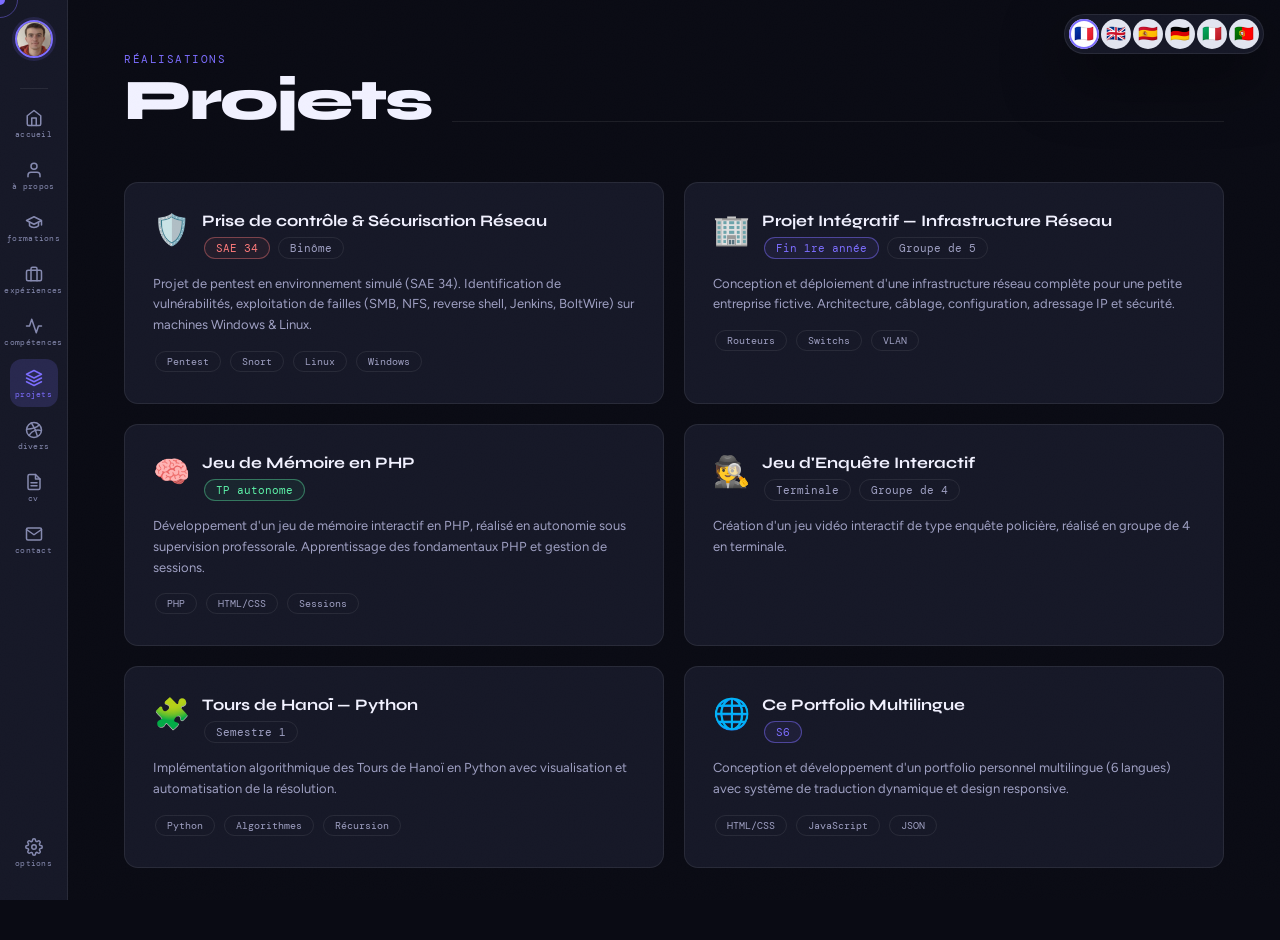
<file: pages/projets.html>
<!DOCTYPE html>
<!-- pages/projets.html — Portfolio Florian GUETAT -->
<html lang="fr">
<head>
  <meta charset="UTF-8">
  <meta name="viewport" content="width=device-width, initial-scale=1.0">
  <!-- Applique le thème + la langue AVANT le rendu CSS (évite tout flash) -->
  <script>
    (function () {
      try {
        var t = localStorage.getItem("portfolio-theme") || "dark";
        document.documentElement.setAttribute("data-theme", t);
        var l = localStorage.getItem("portfolio-lang");
        if (l) document.documentElement.setAttribute("lang", l);
      } catch (e) {}
    })();
  </script>
  <title data-key="doctitle-projets">Projets | Florian GUETAT</title>
  <meta name="description" content="Projets de Florian Guetat : pentest et sécurisation réseau, infrastructure réseau, développement PHP / Python, et ce portfolio multilingue.">
  <meta name="author" content="Florian Guetat">
  <meta name="robots" content="index, follow">
  <meta name="theme-color" content="#0a0b14">
  <link rel="canonical" href="projets.html">
  <!-- Favicon -->
  <link rel="icon" type="image/svg+xml" href="../assets/favicon.svg">
  <link rel="apple-touch-icon" href="../assets/photo.jpg">
  <!-- Open Graph / reseaux sociaux -->
  <meta property="og:type" content="website">
  <meta property="og:site_name" content="Florian Guetat - Portfolio">
  <meta property="og:title" content="Projets | Florian GUETAT">
  <meta property="og:description" content="Projets de Florian Guetat : pentest et sécurisation réseau, infrastructure réseau, développement PHP / Python, et ce portfolio multilingue.">
  <meta property="og:url" content="projets.html">
  <meta property="og:image" content="../assets/photo.jpg">
  <meta property="og:locale" content="fr_FR">
  <meta name="twitter:card" content="summary_large_image">
  <meta name="twitter:title" content="Projets | Florian GUETAT">
  <meta name="twitter:description" content="Projets de Florian Guetat : pentest et sécurisation réseau, infrastructure réseau, développement PHP / Python, et ce portfolio multilingue.">
  <meta name="twitter:image" content="../assets/photo.jpg">
  <!-- Google Fonts : Syne (titres) + DM Mono (etiquettes) + Figtree (corps) -->
  <link rel="preconnect" href="https://fonts.googleapis.com">
  <link rel="preconnect" href="https://fonts.gstatic.com" crossorigin>
  <link href="https://fonts.googleapis.com/css2?family=Syne:wght@400;600;700;800&family=DM+Mono:wght@300;400&family=Figtree:wght@400;500;600;700&display=swap" rel="stylesheet">
  <!-- Feuilles de styles (ordre important) -->
  <link rel="stylesheet" href="../css/variables.css">
  <link rel="stylesheet" href="../css/base.css">
  <link rel="stylesheet" href="../css/layout.css">
  <link rel="stylesheet" href="../css/components.css">
  <link rel="stylesheet" href="../css/pages.css">
  <link rel="stylesheet" href="../css/options.css">
  <!-- URLs canoniques / partage calculees automatiquement (independant du nom du dossier) -->
  <script defer src="../js/seo.js"></script>
</head>
<body>
  <div id="cursor"></div>
  <div id="cursor-trail"></div>
  <div id="translate-bar"><div id="translate-progress"></div></div>

  <nav id="sidebar">
    <div class="sidebar-logo"><img src="../assets/photo.jpg" alt="Florian GUETAT"></div>
    <div class="sidebar-sep"></div>
    <button class="nav-btn" data-page="accueil" onclick="goTo('accueil.html')" title="Accueil">
      <svg aria-hidden="true" focusable="false" xmlns="http://www.w3.org/2000/svg" viewBox="0 0 24 24" fill="none" stroke="currentColor" stroke-width="2" stroke-linecap="round" stroke-linejoin="round"><path d="M3 9l9-7 9 7v11a2 2 0 0 1-2 2H5a2 2 0 0 1-2-2z"/><polyline points="9 22 9 12 15 12 15 22"/></svg>
      <span class="nav-label" data-key="nav-accueil">accueil</span>
      <span class="tooltip" data-key="nav-accueil">Accueil</span>
    </button>
    <button class="nav-btn" data-page="apropos" onclick="goTo('apropos.html')" title="À propos">
      <svg aria-hidden="true" focusable="false" xmlns="http://www.w3.org/2000/svg" viewBox="0 0 24 24" fill="none" stroke="currentColor" stroke-width="2" stroke-linecap="round" stroke-linejoin="round"><path d="M20 21v-2a4 4 0 0 0-4-4H8a4 4 0 0 0-4 4v2"/><circle cx="12" cy="7" r="4"/></svg>
      <span class="nav-label" data-key="nav-apropos">à propos</span>
      <span class="tooltip" data-key="nav-apropos">À propos</span>
    </button>
    <button class="nav-btn" data-page="formation" onclick="goTo('formation.html')" title="Formation">
      <svg aria-hidden="true" focusable="false" xmlns="http://www.w3.org/2000/svg" viewBox="0 0 24 24" fill="none" stroke="currentColor" stroke-width="2" stroke-linecap="round" stroke-linejoin="round"><path d="M22 10v6M2 10l10-5 10 5-10 5z"/><path d="M6 12v5c3 3 9 3 12 0v-5"/></svg>
      <span class="nav-label" data-key="nav-formation">formation</span>
      <span class="tooltip" data-key="nav-formation">Formation</span>
    </button>
    <button class="nav-btn" data-page="experiences" onclick="goTo('experiences.html')" title="Expériences">
      <svg aria-hidden="true" focusable="false" xmlns="http://www.w3.org/2000/svg" viewBox="0 0 24 24" fill="none" stroke="currentColor" stroke-width="2" stroke-linecap="round" stroke-linejoin="round"><rect x="2" y="7" width="20" height="14" rx="2"/><path d="M16 21V5a2 2 0 0 0-2-2h-4a2 2 0 0 0-2 2v16"/></svg>
      <span class="nav-label" data-key="nav-exp">expériences</span>
      <span class="tooltip" data-key="nav-exp">Expériences</span>
    </button>
    <button class="nav-btn" data-page="competences" onclick="goTo('competences.html')" title="Compétences">
      <svg aria-hidden="true" focusable="false" xmlns="http://www.w3.org/2000/svg" viewBox="0 0 24 24" fill="none" stroke="currentColor" stroke-width="2" stroke-linecap="round" stroke-linejoin="round"><polyline points="22 12 18 12 15 21 9 3 6 12 2 12"/></svg>
      <span class="nav-label" data-key="nav-comp">compétences</span>
      <span class="tooltip" data-key="nav-comp">Compétences</span>
    </button>
    <button class="nav-btn active" data-page="projets" onclick="goTo('projets.html')" title="Projets">
      <svg aria-hidden="true" focusable="false" xmlns="http://www.w3.org/2000/svg" viewBox="0 0 24 24" fill="none" stroke="currentColor" stroke-width="2" stroke-linecap="round" stroke-linejoin="round"><polygon points="12 2 2 7 12 12 22 7 12 2"/><polyline points="2 17 12 22 22 17"/><polyline points="2 12 12 17 22 12"/></svg>
      <span class="nav-label" data-key="nav-projets">projets</span>
      <span class="tooltip" data-key="nav-projets">Projets</span>
    </button>
    <button class="nav-btn" data-page="divers" onclick="goTo('divers.html')" title="Divers">
      <svg aria-hidden="true" focusable="false" xmlns="http://www.w3.org/2000/svg" viewBox="0 0 24 24" fill="none" stroke="currentColor" stroke-width="2" stroke-linecap="round" stroke-linejoin="round"><circle cx="12" cy="12" r="10"/><path d="M8.56 2.75c4.37 6.03 6.02 9.42 8.03 17.72m2.54-15.38c-3.72 4.35-8.94 5.66-16.88 5.85m19.5 1.9c-3.5-.93-6.63-.82-8.94 0-2.58.92-5.01 2.86-7.44 6.32"/></svg>
      <span class="nav-label" data-key="nav-divers">divers</span>
      <span class="tooltip" data-key="nav-divers">Divers</span>
    </button>
    <button class="nav-btn" data-page="cv" onclick="goTo('cv.html')" title="CV">
      <svg aria-hidden="true" focusable="false" xmlns="http://www.w3.org/2000/svg" viewBox="0 0 24 24" fill="none" stroke="currentColor" stroke-width="2" stroke-linecap="round" stroke-linejoin="round"><path d="M14 2H6a2 2 0 0 0-2 2v16a2 2 0 0 0 2 2h12a2 2 0 0 0 2-2V8z"/><polyline points="14 2 14 8 20 8"/><line x1="16" y1="13" x2="8" y2="13"/><line x1="16" y1="17" x2="8" y2="17"/></svg>
      <span class="nav-label">cv</span>
      <span class="tooltip">CV</span>
    </button>
    <button class="nav-btn" data-page="contact" onclick="goTo('contact.html')" title="Contact">
      <svg aria-hidden="true" focusable="false" xmlns="http://www.w3.org/2000/svg" viewBox="0 0 24 24" fill="none" stroke="currentColor" stroke-width="2" stroke-linecap="round" stroke-linejoin="round"><path d="M4 4h16c1.1 0 2 .9 2 2v12c0 1.1-.9 2-2 2H4c-1.1 0-2-.9-2-2V6c0-1.1.9-2 2-2z"/><polyline points="22,6 12,13 2,6"/></svg>
      <span class="nav-label" data-key="nav-contact">contact</span>
      <span class="tooltip" data-key="nav-contact">Contact</span>
    </button>
  </nav>

  <main id="main">
    <section id="page-projets" class="page active">
      <!-- En-tête de page -->
      <div class="ph">
        <div class="ph-left">
          <div class="ph-eyebrow" data-key="ph-proj-ey">Réalisations</div>
          <h1 class="ph-title" data-key="ph-proj-t">Projets</h1>
        </div>
        <div class="ph-line"></div>
      </div>
      <!-- Contenu -->

      <div class="proj-grid">
        <div class="proj-card">
          <div class="proj-header"><span class="proj-emoji">🛡️</span><div><h2 class="proj-title" data-key="proj1-t">Prise de contrôle &amp; Sécurisation Réseau</h2><span class="tag tag-red">SAE 34</span> <span class="tag" data-key="t-binome">Binôme</span></div></div>
          <p class="proj-ctx" data-key="proj1-ctx">Projet de pentest en environnement simulé. Identification de vulnérabilités, exploitation de failles (SMB, NFS, reverse shell, Jenkins, BoltWire) sur machines Windows &amp; Linux.</p>
          <div style="display:flex;flex-wrap:wrap;gap:5px;"><span class="tag" style="font-size:10px;">Pentest</span><span class="tag" style="font-size:10px;">Snort</span><span class="tag" style="font-size:10px;">Linux</span><span class="tag" style="font-size:10px;">Windows</span></div>
        </div>
        <div class="proj-card">
          <div class="proj-header"><span class="proj-emoji">🏢</span><div><h2 class="proj-title" data-key="proj2-t">Projet Intégratif — Infrastructure Réseau</h2><span class="tag tag-accent" data-key="t-fin1">Fin 1re année</span> <span class="tag" data-key="t-grp5">Groupe de 5</span></div></div>
          <p class="proj-ctx" data-key="proj2-ctx">Conception et déploiement d'une infrastructure réseau complète pour une petite entreprise fictive. Architecture, câblage, configuration des équipements, adressage IP et sécurité.</p>
          <div style="display:flex;flex-wrap:wrap;gap:5px;"><span class="tag" style="font-size:10px;" data-key="t-routeurs">Routeurs</span><span class="tag" style="font-size:10px;" data-key="t-switchs">Switchs</span><span class="tag" style="font-size:10px;">VLAN</span></div>
        </div>
        <div class="proj-card">
          <div class="proj-header"><span class="proj-emoji">🧠</span><div><h2 class="proj-title" data-key="proj3-t">Jeu de Mémoire en PHP</h2><span class="tag tag-green" data-key="t-tpauto">TP autonome</span></div></div>
          <p class="proj-ctx" data-key="proj3-ctx">Développement d'un jeu de mémoire interactif en PHP, réalisé en autonomie sous supervision professorale.</p>
          <div style="display:flex;flex-wrap:wrap;gap:5px;"><span class="tag" style="font-size:10px;">PHP</span><span class="tag" style="font-size:10px;">HTML/CSS</span><span class="tag" style="font-size:10px;" data-key="t-sessions">Sessions</span></div>
        </div>
        <div class="proj-card">
          <div class="proj-header"><span class="proj-emoji">🕵️</span><div><h2 class="proj-title" data-key="proj4-t">Jeu d'Enquête Interactif</h2><span class="tag" data-key="t-terminale">Terminale</span> <span class="tag" data-key="t-grp4">Groupe de 4</span></div></div>
          <p class="proj-ctx" data-key="proj4-ctx">Création d'un jeu vidéo interactif de type enquête policière, réalisé en groupe de 4 en terminale.</p>
        </div>
        <div class="proj-card">
          <div class="proj-header"><span class="proj-emoji">🧩</span><div><h2 class="proj-title" data-key="proj5-t">Tours de Hanoï — Python</h2><span class="tag" data-key="t-sem1">Semestre 1</span></div></div>
          <p class="proj-ctx" data-key="proj5-ctx">Implémentation algorithmique des Tours de Hanoï en Python avec visualisation et automatisation de la résolution.</p>
          <div style="display:flex;flex-wrap:wrap;gap:5px;"><span class="tag" style="font-size:10px;">Python</span><span class="tag" style="font-size:10px;" data-key="t-algos">Algorithmes</span><span class="tag" style="font-size:10px;" data-key="t-recursion">Récursion</span></div>
        </div>
        <div class="proj-card">
          <div class="proj-header"><span class="proj-emoji">🌐</span><div><h2 class="proj-title" data-key="proj6-t">Ce Portfolio Multilingue</h2><span class="tag tag-accent">S6</span></div></div>
          <p class="proj-ctx" data-key="proj6-ctx">Conception et développement d'un portfolio personnel multilingue (6 langues) avec système de traduction dynamique et design responsive.</p>
          <div style="display:flex;flex-wrap:wrap;gap:5px;"><span class="tag" style="font-size:10px;">HTML/CSS</span><span class="tag" style="font-size:10px;">JavaScript</span><span class="tag" style="font-size:10px;">JSON</span></div>
        </div>
      </div>
    </section>
  </main>

  <script src="../js/navigation.js"></script>
  <script src="../js/skills.js"></script>
  <script src="../js/main.js"></script>
  <script src="../js/options.js"></script>
  <script src="../js/lang.js"></script>
  <script src="../js/contact.js"></script>
</body>
</html>
</file>
<file: css/variables.css>
/* ============================================================
   css/variables.css
   Variables CSS globales avec support de 4 thèmes :
   - dark        (sombre, par défaut) — violet/indigo sur noir
   - light       (clair) — violet/indigo sur blanc cassé
   - dark-cb     (sombre daltonien) — cyan/orange sur noir
   - light-cb    (clair daltonien)  — cyan/orange sur blanc

   Tous les thèmes respectent les ratios WCAG AA (contraste ≥ 4.5:1
   pour le texte courant, ≥ 3:1 pour le texte large).

   Palettes daltoniennes :
   On utilise cyan (#0077b6 / #56cfe1) et orange (#f77f00 / #ffb703)
   à la place de rouge/vert, ce qui est universellement distinguable
   par les daltoniens deutéranopes et protanopes.
   ============================================================ */


/* ════════════════════════════════════════════════════════════
   🌙 THÈME SOMBRE (par défaut)
   ════════════════════════════════════════════════════════════ */
:root,
:root[data-theme="dark"] {
  /* Fonds (du plus sombre au plus clair) */
  --bg:        #0a0b14;   /* Fond global */
  --bg2:       #11131f;   /* Fond secondaire (inputs) */
  --surface:   #161827;   /* Cartes */
  --surface2:  #1e2034;   /* Cartes élevées */

  /* Bordures */
  --border:    rgba(255, 255, 255, 0.08);
  --border2:   rgba(255, 255, 255, 0.04);

  /* Accents */
  --accent:     #7c6dff;  /* Violet principal */
  --accent-h:   #9d92ff;  /* Violet hover */
  --accent2:    #ff7a7a;  /* Rouge (alertes, SAE) */
  --accent3:    #5cf2a8;  /* Vert (résultats) */
  --accent-rgb: 124, 109, 255;
  --accent3-rgb: 92, 242, 168;
  --accent2-rgb: 255, 122, 122;

  /* Texte */
  --text:      #f1f1ff;   /* Texte principal */
  --text2:     #9fa0c3;   /* Texte secondaire */
  --text3:     #868ab0;   /* Texte tertiaire — contraste AA (5.3:1) */

  /* Effets */
  --glow:      rgba(124, 109, 255, 0.15);
  --shadow:    0 24px 60px rgba(0, 0, 0, 0.5);
  --options-bg: rgba(22, 24, 39, 0.95);

  /* Géométrie */
  --radius:    14px;
  --radius-sm: 8px;
  --transition: 0.22s cubic-bezier(0.4, 0, 0.2, 1);
}


/* ════════════════════════════════════════════════════════════
   ☀️ THÈME CLAIR
   Fond blanc cassé, accent violet plus saturé pour lisibilité.
   ════════════════════════════════════════════════════════════ */
:root[data-theme="light"] {
  /* Fonds */
  --bg:        #f5f6fb;   /* Beige très clair */
  --bg2:       #ebeef5;   /* Inputs */
  --surface:   #ffffff;   /* Cartes blanches */
  --surface2:  #f8f9fd;   /* Cartes alternées */

  /* Bordures */
  --border:    rgba(30, 30, 60, 0.10);
  --border2:   rgba(30, 30, 60, 0.05);

  /* Accents — plus saturés pour bon contraste sur blanc */
  --accent:     #5d4dd6;  /* Violet contraste 5.8:1 sur blanc */
  --accent-h:   #4a3bbf;  /* Violet hover plus foncé */
  --accent2:    #d04646;  /* Rouge contraste 5.5:1 */
  --accent3:    #0e7a4c;  /* Vert — contraste AA (5.4:1) */
  --accent-rgb: 93, 77, 214;
  --accent3-rgb: 21, 148, 94;
  --accent2-rgb: 208, 70, 70;

  /* Texte — contraste optimal */
  --text:      #1a1d2e;   /* Noir bleuté contraste 14:1 */
  --text2:     #525574;   /* Gris contraste 7:1 */
  --text3:     #6c6f8a;   /* Gris — contraste AA (4.9:1) */

  /* Effets */
  --glow:      rgba(93, 77, 214, 0.08);
  --shadow:    0 20px 50px rgba(30, 30, 60, 0.12);
  --options-bg: rgba(255, 255, 255, 0.97);
}


/* ════════════════════════════════════════════════════════════
   🎨 THÈME DALTONIEN SOMBRE
   Palette cyan + orange (universellement distinguable).
   Pas de rouge/vert dans les éléments porteurs de sens.
   ════════════════════════════════════════════════════════════ */
:root[data-theme="dark-cb"] {
  /* Fonds — neutres bleutés (pas verts) */
  --bg:        #0a0e16;
  --bg2:       #121723;
  --surface:   #181d2c;
  --surface2:  #1f2538;

  /* Bordures */
  --border:    rgba(180, 210, 255, 0.10);
  --border2:   rgba(180, 210, 255, 0.05);

  /* Accents — cyan vif + orange chaud */
  --accent:     #56cfe1;  /* Cyan vif — contraste 9:1 */
  --accent-h:   #80dee9;  /* Cyan clair */
  --accent2:    #ff9b3d;  /* Orange — pour "alerte/SAE" */
  --accent3:    #ffd166;  /* Jaune doré — pour "succès" */
  --accent-rgb: 86, 207, 225;
  --accent3-rgb: 255, 209, 102;
  --accent2-rgb: 255, 155, 61;

  /* Texte — légère teinte cyan pour cohérence */
  --text:      #f0f6ff;
  --text2:     #a0aec8;
  --text3:     #8a96b3;   /* contraste AA (5.7:1) */

  /* Effets */
  --glow:      rgba(86, 207, 225, 0.14);
  --shadow:    0 24px 60px rgba(0, 0, 0, 0.5);
  --options-bg: rgba(24, 29, 44, 0.95);
}


/* ════════════════════════════════════════════════════════════
   🎨 THÈME DALTONIEN CLAIR
   Cyan profond + orange foncé pour contraste sur blanc.
   ════════════════════════════════════════════════════════════ */
:root[data-theme="light-cb"] {
  /* Fonds */
  --bg:        #f4f7fc;
  --bg2:       #e9eef7;
  --surface:   #ffffff;
  --surface2:  #f6f9fd;

  /* Bordures */
  --border:    rgba(10, 40, 90, 0.10);
  --border2:   rgba(10, 40, 90, 0.05);

  /* Accents — versions foncées pour bon contraste sur blanc */
  --accent:     #0077b6;  /* Cyan profond — contraste 5.6:1 */
  --accent-h:   #005f92;  /* Cyan plus foncé pour hover */
  --accent2:    #c45200;  /* Orange foncé — contraste 5:1 */
  --accent3:    #946800;  /* Or foncé — contraste 5:1 */
  --accent-rgb: 0, 119, 182;
  --accent3-rgb: 148, 104, 0;
  --accent2-rgb: 196, 82, 0;

  /* Texte */
  --text:      #0f1d33;
  --text2:     #4a5670;
  --text3:     #62708c;   /* contraste AA (4.6:1) */

  /* Effets */
  --glow:      rgba(0, 119, 182, 0.08);
  --shadow:    0 20px 50px rgba(10, 40, 90, 0.12);
  --options-bg: rgba(255, 255, 255, 0.97);
}


/* ════════════════════════════════════════════════════════════
   TRANSITION DOUCE LORS DU CHANGEMENT DE THÈME
   Toutes les surfaces transitionnent sur 0.4s ease.
   ════════════════════════════════════════════════════════════ */
html, body,
.card, .nav-btn, .btn,
.avatar-card, .xp-card, .proj-card, .divers-card,
.quality-card, .soft-card, .tl-card, .skill-bar, .skill-fill,
.contact-info-card, .contact-form-card, .cv-preview,
.cv-download-hero, .bio-text,
.options-panel, .options-btn,
.lang-opt, .theme-opt,
.form-input, .form-textarea,
.tag, .tag-accent, .tag-green, .tag-red {
  transition: background-color 0.35s ease,
              color           0.35s ease,
              border-color    0.35s ease,
              box-shadow      0.35s ease;
}


/* ════════════════════════════════════════════════════════════
   AJUSTEMENTS SPÉCIFIQUES PAR THÈME
   Couleurs et opacités qui doivent changer selon le contexte.
   ════════════════════════════════════════════════════════════ */

/* ── Thèmes CLAIRS : ajuster les opacités des orbes et bruit ── */
:root[data-theme="light"] .hero-orb,
:root[data-theme="light-cb"] .hero-orb {
  /* Sur fond clair, on monte l'opacité pour qu'elles soient visibles */
  opacity: 0.18 !important;
  filter: blur(110px); /* Plus de flou pour rester subtil */
}

/* Sur thèmes clairs, le bruit (noise) doit être très discret */
:root[data-theme="light"] body::after,
:root[data-theme="light-cb"] body::after {
  opacity: 0.2;
}

/* Scrollbar adaptée aux thèmes clairs */
:root[data-theme="light"] ::-webkit-scrollbar-thumb,
:root[data-theme="light-cb"] ::-webkit-scrollbar-thumb {
  background: rgba(0, 0, 0, 0.18);
}
:root[data-theme="light"] ::-webkit-scrollbar-thumb:hover,
:root[data-theme="light-cb"] ::-webkit-scrollbar-thumb:hover {
  background: rgba(0, 0, 0, 0.3);
}

/* Ombre portée plus marquée sur thèmes clairs pour la profondeur */
:root[data-theme="light"]    .options-panel,
:root[data-theme="light-cb"] .options-panel {
  box-shadow: 0 24px 60px rgba(20, 30, 80, 0.18);
  border: 1px solid rgba(20, 30, 80, 0.12);
}

/* Curseur personnalisé : sur fond clair, mieux contrasté */
:root[data-theme="light"] #cursor,
:root[data-theme="light-cb"] #cursor {
  mix-blend-mode: multiply; /* Plus visible sur fond clair */
}
</file>
<file: css/base.css>
/* ============================================================
   css/base.css
   Reset CSS, typographie de base, scrollbar personnalisée,
   curseur animé, couche de bruit (noise overlay).
   ============================================================ */

/* ── Reset universel ─────────────────────────────────────── */
*, *::before, *::after {
  box-sizing: border-box;
  margin: 0;
  padding: 0;
}

html {
  scroll-behavior: smooth;
  font-size: 16px;
}

a {
  text-decoration: none;
  color: inherit;
}

/* ── Corps principal ─────────────────────────────────────── */
body {
  font-family: 'Figtree', sans-serif;
  background: var(--bg);
  color: var(--text);
  min-height: 100vh;
  overflow-x: hidden;
  /* Le curseur natif reste par défaut ; il n'est masqué (et remplacé par le
     curseur personnalisé) que sur les appareils à pointeur fin, via main.js. */
}

/* ── Typographie générale ───────────────────────────────── */
h3 {
  font-family: 'Syne', sans-serif;
  font-size: 18px;
  font-weight: 700;
  margin-bottom: 8px;
}

h4 {
  font-family: 'Syne', sans-serif;
  font-size: 15px;
  font-weight: 700;
  margin-bottom: 6px;
}

p, li {
  line-height: 1.7;
  color: var(--text2);
  font-size: 14px;
}

/* ── Scrollbar personnalisée ─────────────────────────────── */
::-webkit-scrollbar {
  width: 6px;
}
::-webkit-scrollbar-track {
  background: var(--bg);
}
::-webkit-scrollbar-thumb {
  background: var(--border);
  border-radius: 3px;
}
::-webkit-scrollbar-thumb:hover {
  background: rgba(var(--accent-rgb), 0.4);
}

/* ── Curseur personnalisé ────────────────────────────────── */
/* Point central — masqué par défaut, affiché par main.js si pointeur fin */
#cursor {
  display: none;
  position: fixed;
  width: 10px;
  height: 10px;
  background: var(--accent);
  border-radius: 50%;
  pointer-events: none;
  z-index: 9999;
  transform: translate(-50%, -50%);
  transition: transform 0.1s, opacity 0.2s;
}

/* Anneau qui suit avec un léger retard — masqué par défaut */
#cursor-trail {
  display: none;
  position: fixed;
  width: 36px;
  height: 36px;
  border: 1.5px solid var(--accent);
  border-radius: 50%;
  pointer-events: none;
  z-index: 9998;
  transform: translate(-50%, -50%);
  transition: transform 0.35s ease, width 0.3s, height 0.3s, opacity 0.3s;
  opacity: 0.45;
}

/* État hover : le curseur grossit légèrement */
body.cursor-hover #cursor {
  transform: translate(-50%, -50%) scale(2.5);
  opacity: 0.5;
}
body.cursor-hover #cursor-trail {
  width: 52px;
  height: 52px;
  opacity: 0.2;
}

/* ── Couche de bruit (texture grain) ────────────────────── */
/* Superposée à tout le contenu via un pseudo-élément */
body::after {
  content: '';
  position: fixed;
  inset: 0;
  pointer-events: none;
  z-index: 9990;
  background-image: url("data:image/svg+xml,%3Csvg xmlns='http://www.w3.org/2000/svg' width='300' height='300'%3E%3Cfilter id='n'%3E%3CfeTurbulence type='fractalNoise' baseFrequency='0.75' numOctaves='4' stitchTiles='stitch'/%3E%3C/filter%3E%3Crect width='300' height='300' filter='url(%23n)' opacity='0.025'/%3E%3C/svg%3E");
  opacity: 0.5;
}

/* ── Barre de progression de traduction ─────────────────── */
/* Fine barre colorée en haut de page pendant le chargement */
#translate-bar {
  position: fixed;
  top: 0;
  left: 68px;
  right: 0;
  height: 3px;
  background: transparent;
  z-index: 800;
}
#translate-progress {
  height: 100%;
  width: 0%;
  background: linear-gradient(90deg, var(--accent), var(--accent2));
  transition: width 0.3s ease;
  border-radius: 0 2px 2px 0;
}

/* ── Animation d'entrée des pages ───────────────────────── */
@keyframes pageIn {
  from { opacity: 0; transform: translateY(18px); }
  to   { opacity: 1; transform: translateY(0);    }
}

/* ── Ticker défilant (page accueil) ─────────────────────── */
@keyframes ticker {
  from { transform: translateX(0);    }
  to   { transform: translateX(-50%); }
}

/* ── Orbes flottantes (page accueil) ────────────────────── */
@keyframes orb-float {
  0%, 100% { transform: translateY(0)    scale(1);    }
  50%       { transform: translateY(-28px) scale(1.06); }
}

/* ── Rotation de l'anneau autour de l'avatar ────────────── */
@keyframes spin {
  to { transform: rotate(360deg); }
}

/* ── Responsive — points de rupture ─────────────────────── */
@media (max-width: 600px) {
  #sidebar    { width: 52px; }
  #main       { margin-left: 52px; }
  #translate-bar { left: 52px; }
}


/* ════════════════════════════════════════════════════════════
   AJOUTS ACCESSIBILITÉ
   ════════════════════════════════════════════════════════════ */

/* ── Curseur personnalisé : uniquement sur appareils à pointeur fin ──
   main.js ajoute la classe .js-cursor sur <html>. Si le JS échoue ou si
   l'appareil est tactile, le curseur natif reste donc toujours visible. */
@media (hover: hover) and (pointer: fine) {
  html.js-cursor,
  html.js-cursor * { cursor: none; }
  html.js-cursor #cursor,
  html.js-cursor #cursor-trail { display: block; }
}

/* ── Visibilité du focus clavier (WCAG 2.4.7) ──
   Anneau de focus net pour la navigation au clavier. */
:focus-visible {
  outline: 2px solid var(--accent);
  outline-offset: 2px;
  border-radius: 3px;
}
/* Pas d'anneau pour le focus à la souris (uniquement au clavier) */
:focus:not(:focus-visible) { outline: none; }

/* ── Titres de cartes (h2 sans classe) ──
   Reproduit le rendu des anciens <h3> ; les h2 portant une classe
   (.section-title, .proj-title, etc.) gardent leur propre style. */
h2 {
  font-family: 'Syne', sans-serif;
  font-size: 18px;
  font-weight: 700;
  margin-bottom: 8px;
}

/* ── Respect de « prefers-reduced-motion » (WCAG 2.3.3) ──
   Neutralise les animations infinies (ticker, orbes, rotation) et le
   défilement lissé pour les personnes sensibles au mouvement. */
@media (prefers-reduced-motion: reduce) {
  *,
  *::before,
  *::after {
    animation-duration: 0.001ms !important;
    animation-iteration-count: 1 !important;
    transition-duration: 0.001ms !important;
    scroll-behavior: auto !important;
  }
  html { scroll-behavior: auto; }
}
</file>
<file: css/layout.css>
/* ============================================================
   css/layout.css
   Structure principale : sidebar de navigation verticale,
   zone de contenu principal, en-têtes de pages.
   ============================================================ */

/* ── Sidebar ─────────────────────────────────────────────── */
#sidebar {
  position: fixed;
  left: 0;
  top: 0;
  bottom: 0;
  width: 68px;
  background: var(--surface);
  border-right: 1px solid var(--border);
  display: flex;
  flex-direction: column;
  align-items: center;
  padding: 20px 0 24px;
  z-index: 500;
  gap: 4px;
}

/* Logo en haut de la sidebar : photo circulaire de Florian */
.sidebar-logo {
  width: 38px;
  height: 38px;
  border-radius: 50%;
  overflow: hidden;
  margin-bottom: 20px;
  border: 2px solid var(--accent);
  box-shadow: 0 0 0 3px var(--glow);
  flex-shrink: 0;
  transition: transform var(--transition), box-shadow var(--transition);
}

.sidebar-logo img {
  width: 100%;
  height: 100%;
  object-fit: cover;
  display: block;
}

/* Petit zoom au survol du logo */
.sidebar-logo:hover {
  transform: scale(1.06);
  box-shadow: 0 0 0 4px var(--glow);
}

/* Séparateur horizontal */
.sidebar-sep {
  width: 28px;
  height: 1px;
  background: var(--border);
  margin: 6px 0;
}

/* ── Boutons de navigation ───────────────────────────────── */
.nav-btn {
  position: relative;
  display: flex;
  flex-direction: column;
  align-items: center;
  justify-content: center;
  width: 48px;
  height: 48px;
  border-radius: 12px;
  border: none;
  background: transparent;
  color: var(--text3);
  transition: all var(--transition);
  gap: 3px;
}

.nav-btn svg {
  width: 18px;
  height: 18px;
  flex-shrink: 0;
}

/* Micro-label sous l'icône */
.nav-btn .nav-label {
  font-family: 'DM Mono', monospace;
  font-size: 8px;
  letter-spacing: 0.04em;
  line-height: 1;
}

/* État hover */
.nav-btn:hover {
  background: var(--glow);
  color: var(--accent-h);
}

/* État actif (page courante) */
.nav-btn.active {
  background: rgba(var(--accent-rgb), 0.18);
  color: var(--accent);
}

/* Tooltip qui apparaît à droite au survol */
.nav-btn .tooltip {
  position: absolute;
  left: 62px;
  background: var(--surface2);
  border: 1px solid var(--border);
  color: var(--text);
  padding: 5px 12px;
  border-radius: 8px;
  font-size: 12px;
  font-family: 'DM Mono', monospace;
  white-space: nowrap;
  opacity: 0;
  pointer-events: none;
  transition: opacity 0.2s;
  z-index: 600;
}

.nav-btn:hover .tooltip {
  opacity: 1;
}

/* Note : l'ancien sélecteur de langue (.lang-area, .lang-btn) a été
   remplacé par le menu Options. Voir css/options.css et js/options.js. */

/* ── Zone de contenu principale ─────────────────────────── */
#main {
  margin-left: 68px; /* Décalé de la largeur de la sidebar */
}

/* ── Pages individuelles ─────────────────────────────────── */
.page {
  display: none;          /* Cachée par défaut */
  min-height: 100vh;
  padding: 52px 56px 72px;
  animation: pageIn 0.38s cubic-bezier(0.4, 0, 0.2, 1);
}

/* Seule la page active est visible */
.page.active {
  display: block;
}

/* ── En-tête de page (titre + ligne décorative) ──────────── */
.ph {
  display: flex;
  align-items: flex-end;
  gap: 20px;
  margin-bottom: 52px;
}

.ph-left {
  flex-shrink: 0;
}

/* Sous-titre au-dessus du titre principal */
.ph-eyebrow {
  font-family: 'DM Mono', monospace;
  font-size: 11px;
  color: var(--accent);
  letter-spacing: 0.14em;
  text-transform: uppercase;
  margin-bottom: 6px;
}

/* Titre principal de la page */
.ph-title {
  font-family: 'Syne', sans-serif;
  font-size: clamp(36px, 4.5vw, 60px);
  font-weight: 800;
  line-height: 1;
  letter-spacing: -2px;
}

/* Ligne horizontale qui s'étire après le titre */
.ph-line {
  flex: 1;
  height: 1px;
  background: var(--border);
  margin-bottom: 8px;
}

/* ── Responsive ─────────────────────────────────────────── */
@media (max-width: 900px) {
  .page {
    padding: 36px 24px 60px;
  }
}

@media (max-width: 600px) {
  #sidebar {
    width: 52px;
  }
  #main {
    margin-left: 52px;
  }
  .sidebar-logo {
    width: 32px;
    height: 32px;
  }
}


/* ════════════════════════════════════════════════════════════
   BARRE DE SÉLECTION DE LANGUE (haut à droite)
   Les drapeaux remplacent l'ancienne section "Langue" du menu
   Options, pour un accès plus direct et intuitif.
   ════════════════════════════════════════════════════════════ */
#lang-bar {
  position: fixed;
  top: 14px;
  right: 16px;
  z-index: 650;
  display: flex;
  gap: 2px;
  padding: 4px;
  background: var(--surface);
  border: 1px solid var(--border);
  border-radius: 999px;
  box-shadow: var(--shadow);
}

.lang-flag {
  display: inline-flex;
  align-items: center;
  justify-content: center;
  width: 30px;
  height: 30px;
  padding: 0;
  border: none;
  background: transparent;
  border-radius: 999px;
  font-size: 16px;
  line-height: 1;
  cursor: pointer;
  /* Pastille claire derrière chaque langue : les codes FR/GB/ES… (souvent
     affichés en sombre par le navigateur, au lieu d'un drapeau coloré)
     restent lisibles dans tous les thèmes, y compris sombre et daltonien. */
  background: #e2e5f0;
  color: #1a1d2e;
  font-weight: 700;
  transition: background var(--transition), transform 0.15s ease,
              box-shadow var(--transition);
}

.lang-flag:hover {
  background: #ffffff;
  transform: translateY(-1px);
}

.lang-flag.is-active {
  background: #ffffff;
  box-shadow: inset 0 0 0 2px var(--accent);
}

/* Sur mobile : barre plus compacte, légèrement remontée */
@media (max-width: 600px) {
  #lang-bar { top: 8px; right: 8px; padding: 3px; gap: 1px; }
  .lang-flag { width: 26px; height: 26px; font-size: 15px; }
}
</file>
<file: css/components.css>
/* ============================================================
   css/components.css
   Composants réutilisables : cartes, boutons, tags, grilles,
   barres de compétences, formulaire de contact.
   ============================================================ */

/* ── Carte générique ─────────────────────────────────────── */
.card {
  background: var(--surface);
  border: 1px solid var(--border);
  border-radius: var(--radius);
  padding: 24px 28px;
  transition: border-color var(--transition), transform var(--transition);
}

.card:hover {
  border-color: rgba(var(--accent-rgb), 0.3);
  transform: translateY(-2px);
}

/* ── Grilles rapides ─────────────────────────────────────── */
.g2 { display: grid; grid-template-columns: 1fr 1fr;       gap: 18px; }
.g3 { display: grid; grid-template-columns: 1fr 1fr 1fr;   gap: 16px; }

@media (max-width: 900px) {
  .g2, .g3 { grid-template-columns: 1fr; }
}

/* ── Tags / Badges ───────────────────────────────────────── */
.tag {
  display: inline-block;
  padding: 3px 11px;
  border-radius: 100px;
  font-family: 'DM Mono', monospace;
  font-size: 11px;
  border: 1px solid var(--border);
  color: var(--text2);
  margin: 3px 2px;
}

/* Variante accent (violet) */
.tag-accent {
  border-color: rgba(var(--accent-rgb), 0.5);
  color: var(--accent);
  background: rgba(var(--accent-rgb), 0.08);
}

/* Variante succès (utilise --accent3, vert ou jaune doré selon thème) */
.tag-green {
  border-color: rgba(var(--accent3-rgb), 0.4);
  color: var(--accent3);
  background: rgba(var(--accent3-rgb), 0.06);
}

/* Variante alerte (utilise --accent2, rouge ou orange selon thème) */
.tag-red {
  border-color: rgba(var(--accent2-rgb), 0.4);
  color: var(--accent2);
  background: rgba(var(--accent2-rgb), 0.06);
}

/* ── Boutons ─────────────────────────────────────────────── */
.btn {
  display: inline-flex;
  align-items: center;
  gap: 8px;
  padding: 13px 26px;
  border-radius: 9px;
  font-family: 'Figtree', sans-serif;
  font-size: 14px;
  font-weight: 600;
  transition: all var(--transition);
  border: none;
  text-decoration: none;
}

/* Bouton principal (fond accent) */
.btn-primary {
  background: var(--accent);
  color: #fff;
}

.btn-primary:hover {
  background: var(--accent-h);
  transform: translateY(-2px);
  box-shadow: 0 8px 28px rgba(var(--accent-rgb), 0.35);
}

/* Bouton fantôme (bordure seulement) */
.btn-ghost {
  background: transparent;
  color: var(--text);
  border: 1px solid var(--border);
}

.btn-ghost:hover {
  border-color: var(--accent);
  color: var(--accent);
}

/* ── Titre de section (avec ligne décorative) ────────────── */
.section-title {
  font-family: 'Syne', sans-serif;
  font-size: 13px;
  font-weight: 700;
  letter-spacing: 0.1em;
  text-transform: uppercase;
  color: var(--accent);
  margin-bottom: 16px;
  display: flex;
  align-items: center;
  gap: 10px;
}

/* Ligne qui s'étend après le titre de section */
.section-title::after {
  content: '';
  flex: 1;
  height: 1px;
  background: var(--border);
}

/* ── Barres de compétences ───────────────────────────────── */
.skill-item {
  margin-bottom: 18px;
}

.skill-header {
  display: flex;
  justify-content: space-between;
  align-items: baseline;
  margin-bottom: 6px;
}

.skill-name {
  font-size: 14px;
  font-weight: 600;
}

/* Pourcentage affiché à droite */
.skill-pct {
  font-family: 'DM Mono', monospace;
  font-size: 12px;
  color: var(--accent);
}

/* Fond de la barre */
.skill-bar {
  height: 6px;
  background: var(--surface2);
  border-radius: 100px;
  overflow: hidden;
  border: 1px solid var(--border2);
}

/* Remplissage de la barre — animé par JS */
.skill-fill {
  height: 100%;
  border-radius: 100px;
  background: linear-gradient(90deg, var(--accent), var(--accent-h));
  transform-origin: left;
  transform: scaleX(0);          /* Démarre à 0, animé par skills.js */
  transition: transform 1.2s cubic-bezier(0.4, 0, 0.2, 1);
}

/* Classe ajoutée par JS pour déclencher l'animation */
.skill-fill.animated {
  transform: scaleX(1);
}

/* Groupe de tags sous une barre */
.tools-grid {
  display: flex;
  flex-wrap: wrap;
  gap: 6px;
  margin-top: 8px;
}

/* ── Formulaire de contact ───────────────────────────────── */
.form-label {
  display: block;
  font-family: 'DM Mono', monospace;
  font-size: 11px;
  color: var(--text3);
  text-transform: uppercase;
  letter-spacing: 0.08em;
  margin-bottom: 6px;
  margin-top: 18px;
}

.form-label:first-child {
  margin-top: 0;
}

.form-input,
.form-textarea {
  width: 100%;
  background: var(--bg2);
  border: 1px solid var(--border);
  border-radius: 9px;
  padding: 12px 16px;
  color: var(--text);
  font-family: 'Figtree', sans-serif;
  font-size: 14px;
  transition: border-color var(--transition);
  outline: none;
}

.form-input:focus,
.form-textarea:focus {
  border-color: var(--accent);
}

.form-textarea {
  resize: vertical;
  min-height: 110px;
}

.form-submit {
  width: 100%;
  margin-top: 18px;
  padding: 14px;
  background: var(--accent);
  color: #fff;
  border: none;
  border-radius: 9px;
  font-family: 'Figtree', sans-serif;
  font-size: 15px;
  font-weight: 700;
  transition: all var(--transition);
}

.form-submit:hover {
  background: var(--accent-h);
  transform: translateY(-2px);
  box-shadow: 0 8px 28px rgba(var(--accent-rgb), 0.3);
}

/* Message de retour sous le formulaire */
#form-msg {
  text-align: center;
  font-family: 'DM Mono', monospace;
  font-size: 13px;
  margin-top: 12px;
  color: var(--accent3);
  display: none;
}
</file>
<file: css/pages.css>
/* ============================================================
   css/pages.css
   Styles propres à chaque page du portfolio :
   accueil, à propos, formation, expériences, compétences,
   projets, divers, CV, contact.
   ============================================================ */


/* ╔══════════════════════════════════════════════════════════╗
   ║  PAGE ACCUEIL                                            ║
   ╚══════════════════════════════════════════════════════════╝ */

#page-accueil {
  position: relative;
  min-height: 100vh;
  display: flex;
  flex-direction: column;
  justify-content: center;
  overflow: hidden;
}

/* ── Orbes d'arrière-plan (effets lumineux flous) ────────── */
.hero-orb {
  position: absolute;
  border-radius: 50%;
  filter: blur(90px);
  pointer-events: none;
}
.orb1 {
  width: 500px; height: 500px;
  background: var(--accent);
  opacity: 0.09;
  top: -120px; right: -80px;
  animation: orb-float 9s ease-in-out infinite;
}
.orb2 {
  width: 300px; height: 300px;
  background: var(--accent2);
  opacity: 0.07;
  bottom: 50px; right: 220px;
  animation: orb-float 11s ease-in-out infinite reverse;
}
.orb3 {
  width: 350px; height: 350px;
  background: var(--accent3);
  opacity: 0.05;
  bottom: 100px; left: 10%;
  animation: orb-float 7s ease-in-out infinite;
}

/* ── Eyebrow (ligne au-dessus du nom) ────────────────────── */
.hero-eyebrow {
  display: flex;
  align-items: center;
  gap: 12px;
  font-family: 'DM Mono', monospace;
  font-size: 13px;
  color: var(--accent);
  letter-spacing: 0.1em;
  margin-bottom: 22px;
}

/* Petite ligne décorative avant le texte */
.hero-eyebrow::before {
  content: '';
  width: 32px;
  height: 1px;
  background: var(--accent);
}

/* ── Titre héros ─────────────────────────────────────────── */
.hero-name {
  font-family: 'Syne', sans-serif;
  font-size: clamp(56px, 8vw, 100px);
  font-weight: 800;
  line-height: 0.93;
  letter-spacing: -4px;
  margin-bottom: 6px;
}

/* Texte en contour (nom en violet creux) */
.hero-name .outline-text {
  color: transparent;
  -webkit-text-stroke: 1.5px var(--accent);
}

/* ── Sous-titre ──────────────────────────────────────────── */
.hero-sub {
  font-family: 'DM Mono', monospace;
  font-size: clamp(13px, 1.4vw, 15px);
  color: var(--text2);
  max-width: 500px;
  line-height: 1.8;
  margin-top: 26px;
  margin-bottom: 44px;
}

/* ── Boutons d'action ────────────────────────────────────── */
.hero-actions {
  display: flex;
  gap: 14px;
  flex-wrap: wrap;
}

/* ── Statistiques rapides ────────────────────────────────── */
.hero-stats {
  display: flex;
  gap: 44px;
  margin-top: 64px;
  padding-top: 36px;
  border-top: 1px solid var(--border);
}

.stat-num {
  font-family: 'Syne', sans-serif;
  font-size: 34px;
  font-weight: 800;
  color: var(--accent);
  letter-spacing: -2px;
  line-height: 1;
  margin-bottom: 4px;
}

.stat-lbl {
  font-family: 'DM Mono', monospace;
  font-size: 10px;
  color: var(--text3);
  text-transform: uppercase;
  letter-spacing: 0.1em;
}

/* ── Ticker défilant ─────────────────────────────────────── */
.ticker-wrap {
  margin-top: 60px;
  overflow: hidden;
  border-top: 1px solid var(--border);
  border-bottom: 1px solid var(--border);
  padding: 12px 0;
}

.ticker-track {
  display: flex;
  gap: 0;
  animation: ticker 22s linear infinite;
  white-space: nowrap;
}

.ticker-item {
  font-family: 'DM Mono', monospace;
  font-size: 12px;
  color: var(--text3);
  padding: 0 32px;
  letter-spacing: 0.08em;
}

.ticker-item .dot {
  color: var(--accent);
  margin-right: 8px;
}


/* ╔══════════════════════════════════════════════════════════╗
   ║  PAGE À PROPOS                                           ║
   ╚══════════════════════════════════════════════════════════╝ */

/* Grille : colonne avatar à gauche, contenu à droite */
.about-layout {
  display: grid;
  grid-template-columns: 280px 1fr;
  gap: 36px;
  align-items: start;
}

/* ── Carte avatar ────────────────────────────────────────── */
.avatar-card {
  background: var(--surface);
  border: 1px solid var(--border);
  border-radius: var(--radius);
  padding: 32px 20px;
  text-align: center;
  position: sticky; /* Reste visible pendant le défilement */
  top: 28px;
}

/* Cercle photo principal (page À propos)
   Le gradient sert de bordure colorée autour de la photo. */
.avatar-ring {
  width: 120px;
  height: 120px;
  border-radius: 50%;
  margin: 0 auto 18px;
  position: relative;
  background: linear-gradient(135deg, var(--accent), var(--accent2));
  padding: 3px;
  box-shadow: 0 0 0 1px var(--border), 0 12px 30px rgba(0, 0, 0, 0.2);
}

.avatar-ring img {
  width: 100%;
  height: 100%;
  border-radius: 50%;
  object-fit: cover;
  display: block;
  /* Petit liseré assorti au fond pour bien séparer la photo du gradient */
  border: 3px solid var(--surface);
  box-sizing: border-box;
}

/* Anneau en pointillés tournant autour de l'avatar */
.avatar-ring::after {
  content: '';
  position: absolute;
  inset: -8px;
  border-radius: 50%;
  border: 1px dashed rgba(var(--accent-rgb), 0.4);
  animation: spin 12s linear infinite;
  pointer-events: none;
}

.avatar-name {
  font-family: 'Syne', sans-serif;
  font-size: 19px;
  font-weight: 700;
  margin-bottom: 4px;
}

.avatar-role {
  font-family: 'DM Mono', monospace;
  font-size: 11px;
  color: var(--accent);
  margin-bottom: 22px;
  line-height: 1.6;
}

/* ── Lignes d'info (email, localisation…) ────────────────── */
.info-list  { text-align: left; }

.info-row {
  display: flex;
  align-items: flex-start;
  gap: 10px;
  padding: 10px 0;
  border-bottom: 1px solid var(--border2);
  font-size: 13px;
}

.info-row:last-child { border-bottom: none; }

.info-icon {
  font-size: 14px;
  flex-shrink: 0;
  margin-top: 1px;
}

.info-key {
  font-family: 'DM Mono', monospace;
  font-size: 10px;
  color: var(--text3);
  letter-spacing: 0.06em;
  text-transform: uppercase;
  margin-bottom: 2px;
}

.info-val {
  color: var(--text);
  font-size: 13px;
  line-height: 1.4;
}

/* ── Bio (texte avec bordure gauche accent) ──────────────── */
.bio-text {
  background: var(--surface);
  border: 1px solid var(--border);
  border-left: 3px solid var(--accent);
  border-radius: var(--radius);
  padding: 24px 28px;
  font-size: 14px;
  color: var(--text2);
  line-height: 1.8;
}

/* ── Grille des qualités ─────────────────────────────────── */
.qualities-grid {
  display: grid;
  grid-template-columns: 1fr 1fr 1fr;
  gap: 14px;
}

.quality-card {
  background: var(--surface);
  border: 1px solid var(--border);
  border-radius: var(--radius);
  padding: 18px;
  text-align: center;
  transition: border-color var(--transition), transform var(--transition);
}

.quality-card:hover {
  border-color: rgba(var(--accent-rgb), 0.35);
  transform: translateY(-3px);
}

.quality-icon { font-size: 28px; margin-bottom: 8px; }
.quality-name { font-family: 'Syne', sans-serif; font-weight: 700; font-size: 14px; }

/* Responsive */
@media (max-width: 900px) {
  .about-layout     { grid-template-columns: 1fr; }
  .avatar-card      { position: static; }
  .qualities-grid   { grid-template-columns: 1fr 1fr; }
}


/* ╔══════════════════════════════════════════════════════════╗
   ║  PAGE FORMATION — Timeline                               ║
   ╚══════════════════════════════════════════════════════════╝ */

.timeline {
  position: relative;
  padding-left: 28px;
}

/* Ligne verticale de la timeline */
.timeline::before {
  content: '';
  position: absolute;
  left: 8px;
  top: 8px;
  bottom: 8px;
  width: 1px;
  background: linear-gradient(to bottom, var(--accent), transparent);
}

.tl-item {
  position: relative;
  margin-bottom: 32px;
}

/* Point sur la timeline */
.tl-dot {
  position: absolute;
  left: -24px;
  top: 6px;
  width: 14px;
  height: 14px;
  border-radius: 50%;
  background: var(--bg);
  border: 2px solid var(--accent);
  display: flex;
  align-items: center;
  justify-content: center;
}

.tl-dot::after {
  content: '';
  width: 6px;
  height: 6px;
  border-radius: 50%;
  background: var(--accent);
}

.tl-date {
  font-family: 'DM Mono', monospace;
  font-size: 11px;
  color: var(--accent);
  letter-spacing: 0.08em;
  margin-bottom: 8px;
}

.tl-card {
  background: var(--surface);
  border: 1px solid var(--border);
  border-radius: var(--radius);
  padding: 22px 26px;
  transition: border-color var(--transition);
}

.tl-card:hover { border-color: rgba(var(--accent-rgb), 0.3); }

.tl-loc {
  font-family: 'DM Mono', monospace;
  font-size: 11px;
  color: var(--text3);
  margin-bottom: 10px;
}


/* ╔══════════════════════════════════════════════════════════╗
   ║  PAGE EXPÉRIENCES                                        ║
   ╚══════════════════════════════════════════════════════════╝ */

/* Carte d'expérience avec icône à gauche */
.xp-card {
  background: var(--surface);
  border: 1px solid var(--border);
  border-radius: var(--radius);
  padding: 28px;
  margin-bottom: 18px;
  display: grid;
  grid-template-columns: auto 1fr;
  gap: 20px;
  align-items: start;
  transition: border-color var(--transition), transform var(--transition);
}

.xp-card:hover {
  border-color: rgba(var(--accent-rgb), 0.3);
  transform: translateY(-2px);
}

/* Icône emoji dans un carré */
.xp-icon {
  width: 48px;
  height: 48px;
  border-radius: 12px;
  background: var(--glow);
  border: 1px solid rgba(var(--accent-rgb), 0.2);
  display: flex;
  align-items: center;
  justify-content: center;
  font-size: 22px;
  flex-shrink: 0;
}

/* Ligne de métadonnées (date, type, entreprise) */
.xp-meta {
  display: flex;
  flex-wrap: wrap;
  align-items: center;
  gap: 10px;
  margin-bottom: 10px;
}

.xp-date {
  font-family: 'DM Mono', monospace;
  font-size: 11px;
  color: var(--text3);
}

.xp-type {
  font-family: 'DM Mono', monospace;
  font-size: 10px;
  padding: 2px 9px;
  border-radius: 100px;
  border: 1px solid rgba(var(--accent-rgb), 0.4);
  color: var(--accent);
}

.xp-company {
  font-size: 12px;
  color: var(--text3);
  font-family: 'DM Mono', monospace;
}

/* Responsive */
@media (max-width: 900px) {
  .xp-card { grid-template-columns: 1fr; }
}


/* ╔══════════════════════════════════════════════════════════╗
   ║  PAGE COMPÉTENCES — Soft skills                          ║
   ╚══════════════════════════════════════════════════════════╝ */

.soft-grid {
  display: grid;
  grid-template-columns: 1fr;
  gap: 16px;
}

.soft-card {
  background: var(--surface);
  border: 1px solid var(--border);
  border-radius: var(--radius);
  padding: 22px 20px;
  transition: border-color var(--transition), transform var(--transition);
}

.soft-card:hover {
  border-color: rgba(var(--accent-rgb), 0.3);
  transform: translateY(-2px);
}

.soft-icon { font-size: 26px; margin-bottom: 10px; }
.soft-name { font-family: 'Syne', sans-serif; font-weight: 700; font-size: 15px; margin-bottom: 6px; }
.soft-desc { font-size: 13px; color: var(--text2); line-height: 1.6; }


/* ╔══════════════════════════════════════════════════════════╗
   ║  PAGE PROJETS                                            ║
   ╚══════════════════════════════════════════════════════════╝ */

.proj-grid {
  display: grid;
  grid-template-columns: 1fr 1fr;
  gap: 20px;
}

.proj-card {
  background: var(--surface);
  border: 1px solid var(--border);
  border-radius: var(--radius);
  padding: 28px;
  display: flex;
  flex-direction: column;
  gap: 12px;
  transition: border-color var(--transition), transform var(--transition);
  position: relative;
  overflow: hidden;
}

/* Barre de couleur en haut de la carte au survol */
.proj-card::before {
  content: '';
  position: absolute;
  top: 0; left: 0; right: 0;
  height: 3px;
  background: linear-gradient(90deg, var(--accent), var(--accent2));
  opacity: 0;
  transition: opacity var(--transition);
}

.proj-card:hover {
  border-color: rgba(var(--accent-rgb), 0.3);
  transform: translateY(-3px);
}

.proj-card:hover::before { opacity: 1; }

.proj-emoji { font-size: 30px; }

.proj-header {
  display: flex;
  align-items: flex-start;
  gap: 12px;
}

.proj-title {
  font-family: 'Syne', sans-serif;
  font-size: 16px;
  font-weight: 700;
  margin-bottom: 4px;
}

.proj-ctx {
  font-size: 13px;
  color: var(--text2);
  line-height: 1.6;
}

/* Banderole de résultat (note / score) */
.proj-result {
  display: flex;
  align-items: center;
  gap: 8px;
  padding: 10px 14px;
  background: rgba(var(--accent3-rgb), 0.05);
  border: 1px solid rgba(var(--accent3-rgb), 0.15);
  border-radius: 8px;
  font-family: 'DM Mono', monospace;
  font-size: 12px;
  color: var(--accent3);
  margin-top: auto;
}

@media (max-width: 900px) {
  .proj-grid { grid-template-columns: 1fr; }
}


/* ╔══════════════════════════════════════════════════════════╗
   ║  PAGE DIVERS                                             ║
   ╚══════════════════════════════════════════════════════════╝ */

.divers-grid {
  display: grid;
  grid-template-columns: 1fr 1fr;
  gap: 18px;
}

.divers-card {
  background: var(--surface);
  border: 1px solid var(--border);
  border-radius: var(--radius);
  padding: 24px;
  transition: border-color var(--transition), transform var(--transition);
}

.divers-card:hover {
  border-color: rgba(var(--accent-rgb), 0.3);
  transform: translateY(-2px);
}

.divers-icon  { font-size: 32px; margin-bottom: 12px; }
.divers-title { font-family: 'Syne', sans-serif; font-weight: 700; font-size: 16px; margin-bottom: 6px; }
.divers-desc  { font-size: 13px; color: var(--text2); line-height: 1.7; }

/* Badge de période (ex: "2020 – 2023") */
.divers-period {
  display: inline-block;
  margin-top: 10px;
  font-family: 'DM Mono', monospace;
  font-size: 10px;
  color: var(--text3);
  padding: 2px 8px;
  border: 1px solid var(--border);
  border-radius: 4px;
}

.books-row {
  display: flex;
  gap: 16px;
  margin-top: 8px;
}

.book-item {
  display: flex;
  align-items: center;
  gap: 6px;
  font-size: 13px;
  color: var(--text2);
}

@media (max-width: 900px) {
  .divers-grid { grid-template-columns: 1fr; }
}


/* ╔══════════════════════════════════════════════════════════╗
   ║  PAGE CV                                                 ║
   ╚══════════════════════════════════════════════════════════╝ */

/* Zone de téléchargement mise en avant */
.cv-download-hero {
  background: var(--surface);
  border: 1px solid var(--border);
  border-radius: var(--radius);
  padding: 48px;
  text-align: center;
  margin-bottom: 36px;
  position: relative;
  overflow: hidden;
}

/* Halo lumineux en haut de la carte */
.cv-download-hero::before {
  content: '';
  position: absolute;
  inset: 0;
  background: radial-gradient(ellipse at 50% 0%, rgba(var(--accent-rgb), 0.12), transparent 60%);
  pointer-events: none;
}

.cv-deco  { font-size: 64px; margin-bottom: 16px; }

.cv-download-hero h2 {
  font-family: 'Syne', sans-serif;
  font-size: 26px;
  font-weight: 800;
  margin-bottom: 10px;
}

.cv-download-hero p {
  max-width: 420px;
  margin: 0 auto 28px;
}

/* ── Aperçu CV stylisé ───────────────────────────────────── */
.cv-preview {
  background: var(--surface);
  border: 1px solid var(--border);
  border-radius: var(--radius);
  padding: 40px;
  font-size: 13px;
}

.cv-header-row {
  display: flex;
  justify-content: space-between;
  align-items: flex-start;
  margin-bottom: 32px;
  padding-bottom: 24px;
  border-bottom: 1px solid var(--border);
}

/* Avatar carré dans le CV : photo encadrée par le gradient */
.cv-avatar {
  width: 84px;
  height: 84px;
  border-radius: 14px;
  flex-shrink: 0;
  background: linear-gradient(135deg, var(--accent), var(--accent2));
  padding: 3px;
  box-shadow: 0 8px 24px rgba(var(--accent-rgb), 0.20);
}

.cv-avatar img {
  width: 100%;
  height: 100%;
  border-radius: 11px;
  object-fit: cover;
  display: block;
}

.cv-section { margin-bottom: 28px; }

/* Titre de section CV avec ligne dessous */
.cv-section-title {
  font-family: 'DM Mono', monospace;
  font-size: 11px;
  letter-spacing: 0.12em;
  text-transform: uppercase;
  color: var(--accent);
  border-bottom: 1px solid var(--border);
  padding-bottom: 6px;
  margin-bottom: 14px;
}

/* Ligne d'entrée CV (date + contenu) */
.cv-entry {
  display: flex;
  gap: 14px;
  margin-bottom: 12px;
}

.cv-entry-date {
  font-family: 'DM Mono', monospace;
  font-size: 10px;
  color: var(--text3);
  min-width: 90px;
  line-height: 1.6;
  margin-top: 1px;
  flex-shrink: 0;
}

.cv-entry-title { font-weight: 600; font-size: 13px; margin-bottom: 2px; }
.cv-entry-sub   { font-size: 12px; color: var(--text2); }

@media (max-width: 900px) {
  .cv-header-row { flex-direction: column; gap: 16px; }
  .cv-download-hero { padding: 28px; }
}


/* ╔══════════════════════════════════════════════════════════╗
   ║  PAGE CONTACT                                            ║
   ╚══════════════════════════════════════════════════════════╝ */

.contact-layout {
  display: grid;
  grid-template-columns: 1fr 1fr;
  gap: 32px;
  align-items: start;
}

/* Carte d'informations de contact */
.contact-info-card,
.contact-form-card {
  background: var(--surface);
  border: 1px solid var(--border);
  border-radius: var(--radius);
  padding: 32px;
}

.contact-row {
  display: flex;
  align-items: flex-start;
  gap: 16px;
  padding: 16px 0;
  border-bottom: 1px solid var(--border2);
}

.contact-row:last-child { border-bottom: none; }

/* Icône dans un carré arrondi */
.contact-icon-wrap {
  width: 42px;
  height: 42px;
  border-radius: 10px;
  background: var(--glow);
  border: 1px solid rgba(var(--accent-rgb), 0.2);
  display: flex;
  align-items: center;
  justify-content: center;
  font-size: 18px;
  flex-shrink: 0;
}

.contact-label {
  font-family: 'DM Mono', monospace;
  font-size: 10px;
  color: var(--text3);
  text-transform: uppercase;
  letter-spacing: 0.08em;
  margin-bottom: 3px;
}

.contact-value { font-size: 14px; color: var(--text); word-break: break-all; }
.contact-value a { color: var(--accent); }
.contact-value a:hover { text-decoration: underline; }

@media (max-width: 900px) {
  .contact-layout { grid-template-columns: 1fr; }
}
</file>
<file: css/options.css>
/* ============================================================
   css/options.css
   Menu Options : bouton engrenage dans la sidebar qui ouvre
   un panneau contenant :
   - Sélecteur de langue (6 langues avec drapeaux)
   - Sélecteur de thème (4 thèmes : clair/sombre + daltoniens)

   Le menu se ferme en cliquant à l'extérieur ou avec Échap.
   ============================================================ */

/* ── Bouton options dans la sidebar ──────────────────────── */
.options-btn {
  position: relative;
  display: flex;
  flex-direction: column;
  align-items: center;
  justify-content: center;
  width: 48px;
  height: 48px;
  border-radius: 12px;
  border: none;
  background: transparent;
  color: var(--text3);
  transition: all var(--transition);
  gap: 3px;
}

.options-btn svg {
  width: 18px;
  height: 18px;
  flex-shrink: 0;
}

.options-btn .nav-label {
  font-family: 'DM Mono', monospace;
  font-size: 8px;
  letter-spacing: 0.04em;
  line-height: 1;
}

.options-btn:hover,
.options-btn.is-open {
  background: var(--glow);
  color: var(--accent);
}

/* Légère rotation de l'engrenage à l'ouverture */
.options-btn.is-open svg {
  transform: rotate(60deg);
  transition: transform 0.3s ease;
}

/* ── Backdrop (zone cliquable pour fermer) ───────────────── */
.options-backdrop {
  position: fixed;
  inset: 0;
  background: rgba(0, 0, 0, 0);
  z-index: 700;
  pointer-events: none;
  transition: background 0.25s ease;
}

.options-backdrop.is-visible {
  background: rgba(0, 0, 0, 0.35);
  pointer-events: auto;
}

/* ── Panneau Options ─────────────────────────────────────── */
.options-panel {
  position: fixed;
  left: 80px;
  bottom: 24px;
  width: 320px;
  background: var(--options-bg);
  border: 1px solid var(--border);
  border-radius: 16px;
  padding: 22px;
  z-index: 750;
  opacity: 0;
  transform: translateY(20px) scale(0.96);
  pointer-events: none;
  transition: opacity 0.25s ease, transform 0.25s cubic-bezier(0.4, 0, 0.2, 1);
  backdrop-filter: blur(20px);
  -webkit-backdrop-filter: blur(20px);
  box-shadow: 0 24px 60px rgba(0, 0, 0, 0.35);
}

.options-panel.is-open {
  opacity: 1;
  transform: translateY(0) scale(1);
  pointer-events: auto;
}

/* ── En-tête du panneau ──────────────────────────────────── */
.options-header {
  display: flex;
  align-items: center;
  justify-content: space-between;
  margin-bottom: 18px;
  padding-bottom: 14px;
  border-bottom: 1px solid var(--border);
}

.options-title {
  font-family: 'Syne', sans-serif;
  font-size: 16px;
  font-weight: 700;
  color: var(--text);
  letter-spacing: -0.3px;
}

.options-close {
  background: transparent;
  border: 1px solid var(--border);
  color: var(--text2);
  width: 28px;
  height: 28px;
  border-radius: 8px;
  font-size: 16px;
  display: flex;
  align-items: center;
  justify-content: center;
  transition: all var(--transition);
  line-height: 1;
}

.options-close:hover {
  color: var(--accent);
  border-color: rgba(var(--accent-rgb), 0.4);
}

/* ── Section dans le panneau ─────────────────────────────── */
.opt-section {
  margin-bottom: 20px;
}

.opt-section:last-child {
  margin-bottom: 0;
}

.opt-section-title {
  display: flex;
  align-items: center;
  gap: 8px;
  font-family: 'DM Mono', monospace;
  font-size: 10px;
  letter-spacing: 0.12em;
  color: var(--text3);
  text-transform: uppercase;
  margin-bottom: 12px;
}

.opt-section-title svg {
  width: 14px;
  height: 14px;
}

/* ── Grille des langues ──────────────────────────────────── */
.lang-grid {
  display: grid;
  grid-template-columns: 1fr 1fr 1fr;
  gap: 8px;
}

.lang-opt {
  display: flex;
  flex-direction: column;
  align-items: center;
  gap: 4px;
  padding: 10px 8px;
  background: transparent;
  border: 1px solid var(--border);
  border-radius: 10px;
  color: var(--text2);
  transition: all var(--transition);
}

.lang-opt:hover {
  border-color: rgba(var(--accent-rgb), 0.4);
  background: var(--glow);
  color: var(--text);
}

.lang-opt.is-active {
  border-color: var(--accent);
  color: var(--accent);
  background: var(--glow);
}

.lang-opt-flag {
  font-size: 22px;
  line-height: 1;
}

.lang-opt-code {
  font-family: 'DM Mono', monospace;
  font-size: 9px;
  letter-spacing: 0.04em;
}

/* ── Grille des thèmes ───────────────────────────────────── */
.theme-grid {
  display: grid;
  grid-template-columns: 1fr 1fr;
  gap: 8px;
}

.theme-opt {
  display: flex;
  align-items: center;
  gap: 10px;
  padding: 10px 12px;
  background: transparent;
  border: 1px solid var(--border);
  border-radius: 10px;
  color: var(--text2);
  transition: all var(--transition);
  text-align: left;
}

.theme-opt:hover {
  border-color: rgba(var(--accent-rgb), 0.4);
  background: var(--glow);
  color: var(--text);
}

.theme-opt.is-active {
  border-color: var(--accent);
  color: var(--text);
  background: var(--glow);
}

/* Pastille de couleur représentant le thème */
.theme-swatch {
  width: 22px;
  height: 22px;
  border-radius: 7px;
  border: 1px solid var(--border);
  flex-shrink: 0;
  position: relative;
  overflow: hidden;
}

/* Pastille split : moitié fond, moitié accent */
.theme-swatch::after {
  content: '';
  position: absolute;
  inset: 0;
  background: linear-gradient(135deg, var(--sw-bg, #07080f) 0%, var(--sw-bg, #07080f) 50%, var(--sw-accent, #6c63ff) 50%, var(--sw-accent, #6c63ff) 100%);
}

/* Couleurs spécifiques de chaque pastille (statiques pour preview) */
.theme-opt[data-theme="dark"]     .theme-swatch { --sw-bg:#07080f; --sw-accent:#6c63ff; }
.theme-opt[data-theme="light"]    .theme-swatch { --sw-bg:#f6f6fb; --sw-accent:#5a52e6; }
.theme-opt[data-theme="dark-cb"]  .theme-swatch { --sw-bg:#08090e; --sw-accent:#4ea3ff; }
.theme-opt[data-theme="light-cb"] .theme-swatch { --sw-bg:#f5f7fc; --sw-accent:#0962d8; }

.theme-opt-label {
  font-family: 'Figtree', sans-serif;
  font-size: 12px;
  font-weight: 500;
  line-height: 1.2;
}

/* ── Pied du panneau ─────────────────────────────────────── */
.options-footer {
  margin-top: 18px;
  padding-top: 14px;
  border-top: 1px solid var(--border);
  font-family: 'DM Mono', monospace;
  font-size: 10px;
  color: var(--text3);
  text-align: center;
  line-height: 1.6;
}

/* ── Adaptations thèmes clairs ───────────────────────────── */
/* Sur thèmes clairs, la couche de bruit doit être moins agressive */
:root[data-theme="light"] body::after,
:root[data-theme="light-cb"] body::after {
  opacity: 0.3;
}

/* Sur thèmes clairs, scrollbar plus subtile */
:root[data-theme="light"] ::-webkit-scrollbar-thumb,
:root[data-theme="light-cb"] ::-webkit-scrollbar-thumb {
  background: rgba(0, 0, 0, 0.15);
}

/* ── Responsive ─────────────────────────────────────────── */
@media (max-width: 600px) {
  .options-panel {
    left: 12px;
    right: 12px;
    bottom: 80px;
    width: auto;
  }
}
</file>
